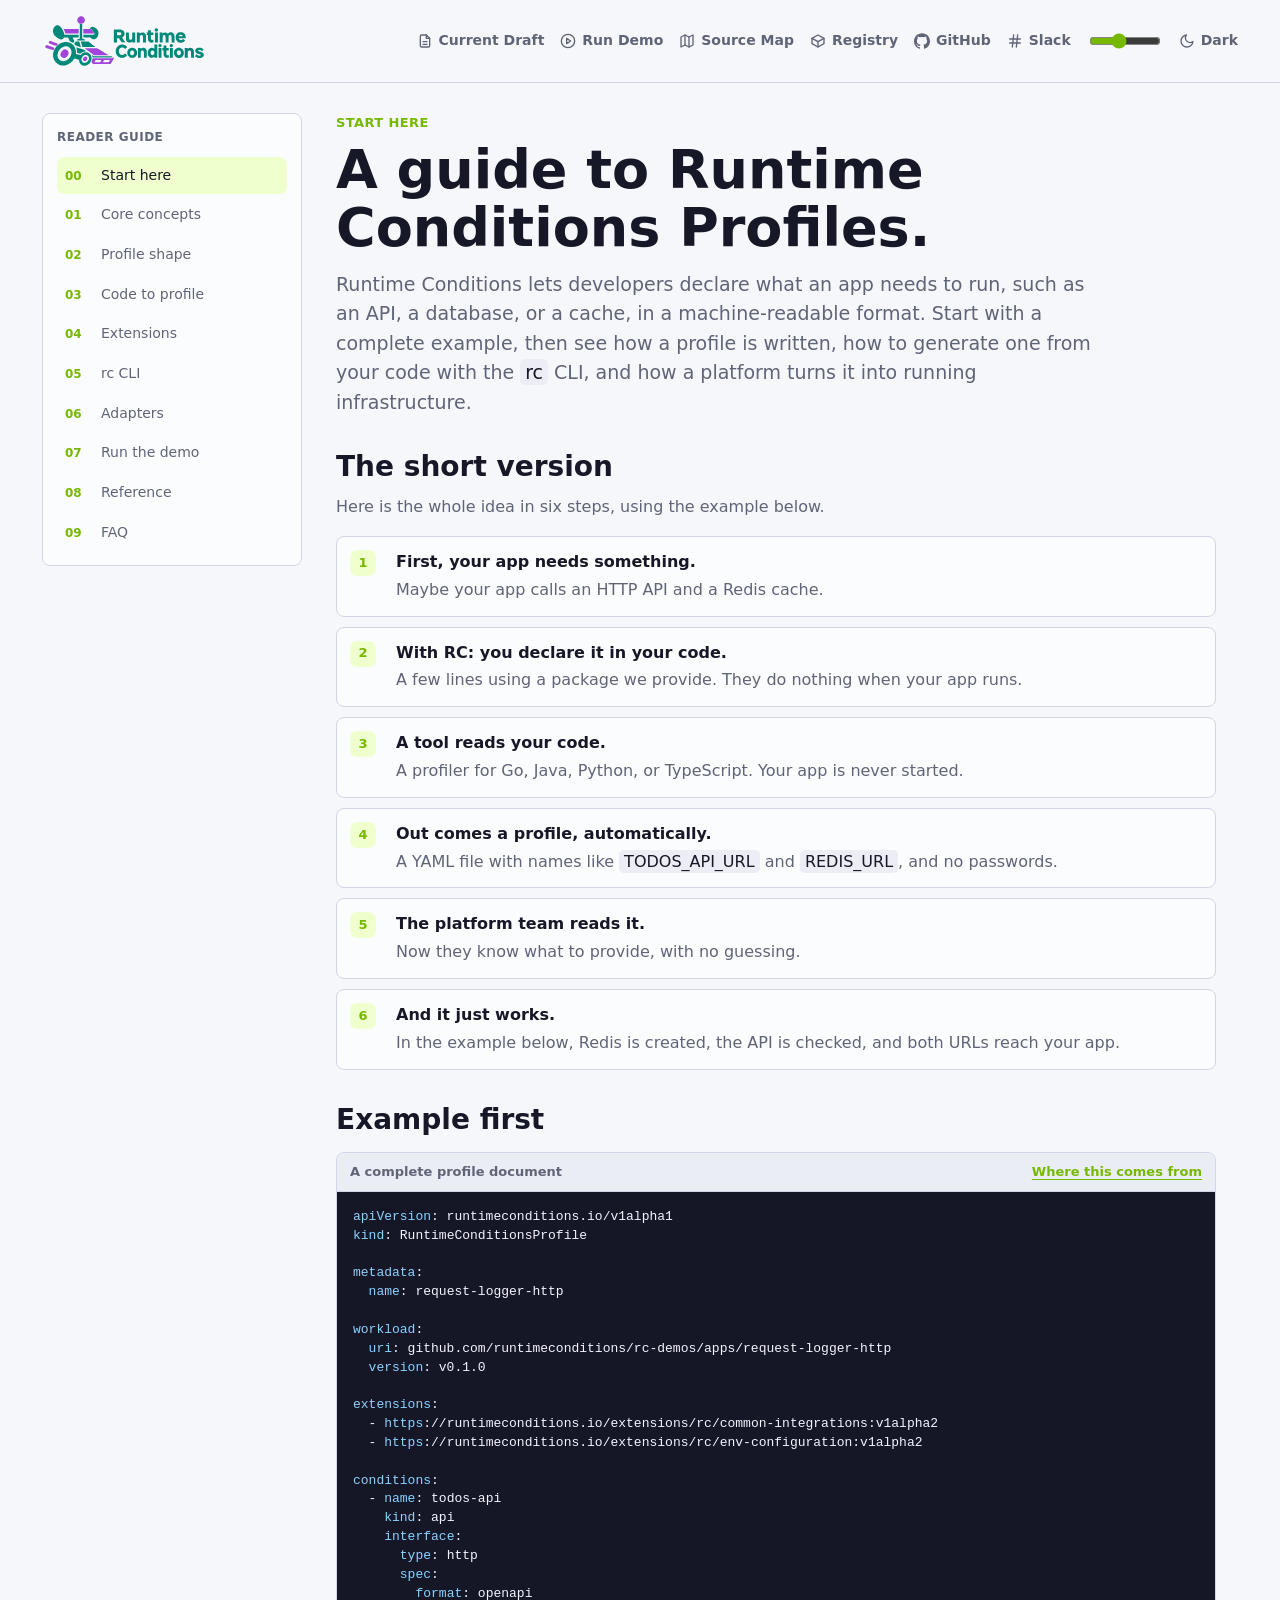
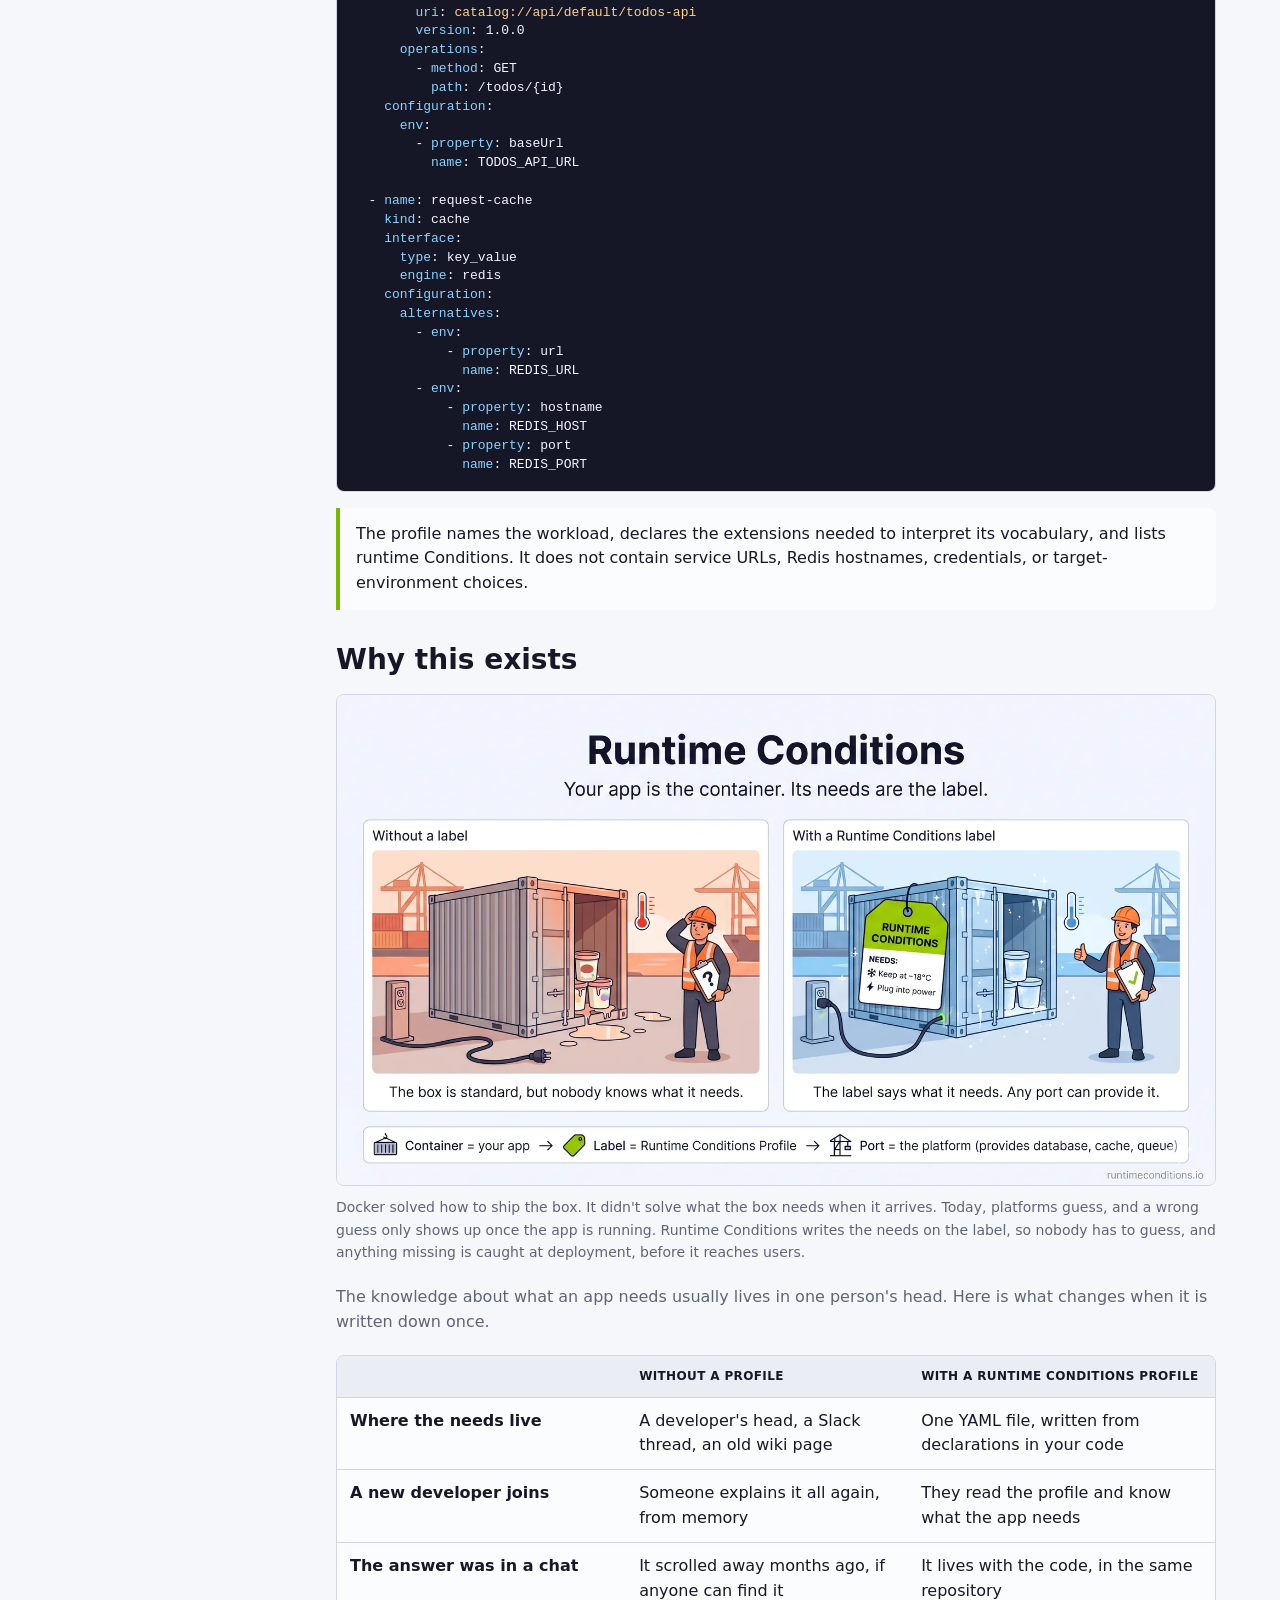
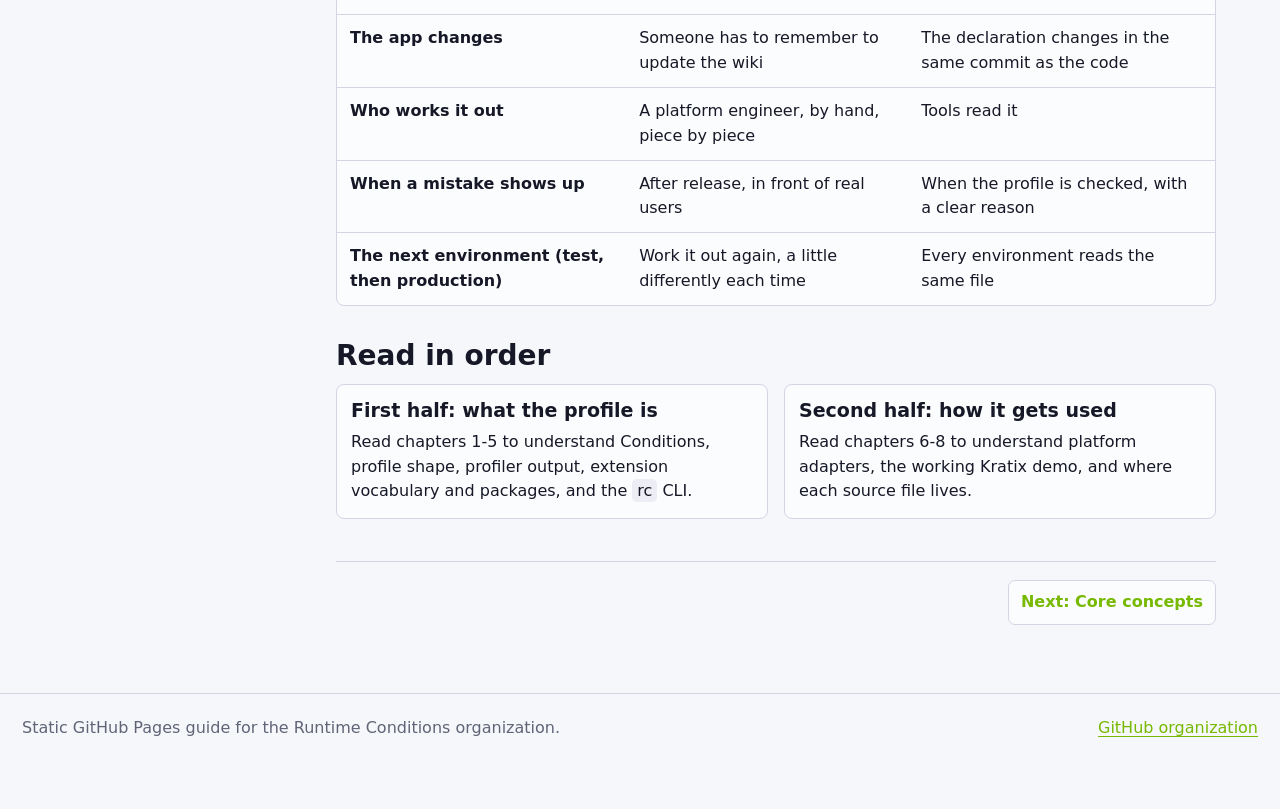
<file: index.html>
<!doctype html>
<html lang="en">
  <head>
    <meta charset="utf-8" />
    <meta name="viewport" content="width=device-width, initial-scale=1" />
    <title>Runtime Conditions Profile Guide</title>
    <meta name="description" content="Why Runtime Conditions exists, and a complete profile example, in one place." />
    <link rel="icon" type="image/svg+xml" href="assets/runtime-conditions-icon.svg" />
    <link rel="stylesheet" href="assets/styles.css" />
    <script src="assets/theme.js"></script>
  </head>
  <body>
    <header class="site-header">
      <div class="header-inner">
        <a class="brand" href="index.html"><img class="brand-logo" src="assets/runtime-conditions-logo.svg" width="165" height="56" alt="Runtime Conditions"></a>
        <nav class="top-links" aria-label="Top links">
          <a href="https://github.com/runtimeconditions/spec/blob/main/docs/sixth-draft.md" data-tip="Read the latest draft of the specification"><svg class="nav-icon" viewBox="0 0 24 24" width="16" height="16" fill="none" stroke="currentColor" stroke-width="2" stroke-linecap="round" stroke-linejoin="round" aria-hidden="true" focusable="false"><path d="M14 3H7a2 2 0 0 0-2 2v14a2 2 0 0 0 2 2h10a2 2 0 0 0 2-2V8z"/><path d="M14 3v5h5"/><path d="M9 13h6"/><path d="M9 17h6"/></svg><span>Current Draft</span></a>
          <a href="https://github.com/runtimeconditions/rc-demos/blob/main/README.md" data-tip="Run Runtime Conditions end to end on your own machine"><svg class="nav-icon" viewBox="0 0 24 24" width="16" height="16" fill="none" stroke="currentColor" stroke-width="2" stroke-linecap="round" stroke-linejoin="round" aria-hidden="true" focusable="false"><circle cx="12" cy="12" r="10"/><polygon points="10 8 16 12 10 16 10 8"/></svg><span>Run Demo</span></a>
          <a href="reference.html" data-tip="See where each part of this guide comes from in the source repositories"><svg class="nav-icon" viewBox="0 0 24 24" width="16" height="16" fill="none" stroke="currentColor" stroke-width="2" stroke-linecap="round" stroke-linejoin="round" aria-hidden="true" focusable="false"><path d="M3 6l6-3 6 3 6-3v15l-6 3-6-3-6 3z"/><path d="M9 3v15"/><path d="M15 6v15"/></svg><span>Source Map</span></a>
          <a href="https://extensions.runtimeconditions.io/" data-tip="Browse every extension and its Go, Python, TypeScript and Java packages"><svg class="nav-icon" viewBox="0 0 24 24" width="16" height="16" fill="none" stroke="currentColor" stroke-width="2" stroke-linecap="round" stroke-linejoin="round" aria-hidden="true" focusable="false"><path d="M21 8l-9-5-9 5 9 5 9-5z"/><path d="M3 8v8l9 5 9-5V8"/><path d="M12 13v8"/></svg><span>Registry</span></a>
          <a href="https://github.com/runtimeconditions" data-tip="Browse the Runtime Conditions repositories on GitHub"><svg class="nav-icon" viewBox="0 0 24 24" width="16" height="16" fill="currentColor" aria-hidden="true" focusable="false"><path d="M12 .297c-6.63 0-12 5.373-12 12 0 5.303 3.438 9.8 8.205 11.385.6.113.82-.258.82-.577 0-.285-.01-1.04-.015-2.04-3.338.724-4.042-1.61-4.042-1.61C4.422 18.07 3.633 17.7 3.633 17.7c-1.087-.744.084-.729.084-.729 1.205.084 1.838 1.236 1.838 1.236 1.07 1.835 2.809 1.305 3.495.998.108-.776.417-1.305.76-1.605-2.665-.3-5.466-1.332-5.466-5.93 0-1.31.465-2.38 1.235-3.22-.135-.303-.54-1.523.105-3.176 0 0 1.005-.322 3.3 1.23.96-.267 1.98-.399 3-.405 1.02.006 2.04.138 3 .405 2.28-1.552 3.285-1.23 3.285-1.23.645 1.653.24 2.873.12 3.176.765.84 1.23 1.91 1.23 3.22 0 4.61-2.805 5.625-5.475 5.92.42.36.81 1.096.81 2.22 0 1.606-.015 2.896-.015 3.286 0 .315.21.69.825.57C20.565 22.092 24 17.592 24 12.297c0-6.627-5.373-12-12-12"/></svg><span>GitHub</span></a>
          <a href="https://cloud-native.slack.com/archives/C0C0R4M65FZ" data-tip="Join the conversation on the CNCF Slack"><svg class="nav-icon" viewBox="0 0 24 24" width="16" height="16" fill="none" stroke="currentColor" stroke-width="2" stroke-linecap="round" stroke-linejoin="round" aria-hidden="true" focusable="false"><path d="M4 9h16"/><path d="M4 15h16"/><path d="M10 3L8 21"/><path d="M16 3l-2 18"/></svg><span>Slack</span></a>
        </nav>
      </div>
    </header>

    <div class="guide-layout">
      <aside class="sidebar" aria-label="Guide chapters">
        <p class="sidebar-title">Reader Guide</p>
        <ol class="chapter-list">
          <li><a aria-current="page" href="index.html"><span class="num">00</span><span>Start here</span></a></li>
          <li><a href="concepts.html"><span class="num">01</span><span>Core concepts</span></a></li>
          <li><a href="spec.html"><span class="num">02</span><span>Profile shape</span></a></li>
          <li><a href="developers.html"><span class="num">03</span><span>Code to profile</span></a></li>
          <li><a href="extensions.html"><span class="num">04</span><span>Extensions</span></a></li>
          <li><a href="cli.html"><span class="num">05</span><span>rc CLI</span></a></li>
          <li><a href="platform.html"><span class="num">06</span><span>Adapters</span></a></li>
          <li><a href="demo.html"><span class="num">07</span><span>Run the demo</span></a></li>
          <li><a href="reference.html"><span class="num">08</span><span>Reference</span></a></li>
          <li><a href="faq.html"><span class="num">09</span><span>FAQ</span></a></li>
        </ol>
      </aside>

      <main class="content">
        <p class="chapter-label">Start here</p>
        <h1 class="page-title">A guide to Runtime Conditions Profiles.</h1>
        <p class="intro">
          Runtime Conditions lets developers declare what an app needs to run, such as an API, a database, or a cache, in a machine-readable format. Start with a complete example, then see how a profile is written, how to generate one from your code with the <code>rc</code> CLI, and how a platform turns it into running infrastructure.
        </p>

        <section class="section">
          <h2>The short version</h2>
          <p class="short">Here is the whole idea in six steps, using the example below.</p>
          <ol class="step-list">
            <li><span class="step-num">1</span><div><strong>First, your app needs something.</strong><span>Maybe your app calls an HTTP API and a Redis cache.</span></div></li>
            <li><span class="step-num">2</span><div><strong>With RC: you declare it in your code.</strong><span>A few lines using a package we provide. They do nothing when your app runs.</span></div></li>
            <li><span class="step-num">3</span><div><strong>A tool reads your code.</strong><span>A profiler for Go, Java, Python, or TypeScript. Your app is never started.</span></div></li>
            <li><span class="step-num">4</span><div><strong>Out comes a profile, automatically.</strong><span>A YAML file with names like <code>TODOS_API_URL</code> and <code>REDIS_URL</code>, and no passwords.</span></div></li>
            <li><span class="step-num">5</span><div><strong>The platform team reads it.</strong><span>Now they know what to provide, with no guessing.</span></div></li>
            <li><span class="step-num">6</span><div><strong>And it just works.</strong><span>In the example below, Redis is created, the API is checked, and both URLs reach your app.</span></div></li>
          </ol>
        </section>

        <section class="section">
          <h2>Example first</h2>
          <div class="example">
            <div class="example-title">
              <span>A complete profile document</span>
              <a href="developers.html">Where this comes from</a>
            </div>
            <pre><code>apiVersion: runtimeconditions.io/v1alpha1
kind: RuntimeConditionsProfile

metadata:
  name: request-logger-http

workload:
  uri: github.com/runtimeconditions/rc-demos/apps/request-logger-http
  version: v0.1.0

extensions:
  - https://runtimeconditions.io/extensions/rc/common-integrations:v1alpha2
  - https://runtimeconditions.io/extensions/rc/env-configuration:v1alpha2

conditions:
  - name: todos-api
    kind: api
    interface:
      type: http
      spec:
        format: openapi
        uri: catalog://api/default/todos-api
        version: 1.0.0
      operations:
        - method: GET
          path: /todos/{id}
    configuration:
      env:
        - property: baseUrl
          name: TODOS_API_URL

  - name: request-cache
    kind: cache
    interface:
      type: key_value
      engine: redis
    configuration:
      alternatives:
        - env:
            - property: url
              name: REDIS_URL
        - env:
            - property: hostname
              name: REDIS_HOST
            - property: port
              name: REDIS_PORT</code></pre>
          </div>
          <div class="note">
            <p>The profile names the workload, declares the extensions needed to interpret its vocabulary, and lists runtime Conditions. It does not contain service URLs, Redis hostnames, credentials, or target-environment choices.</p>
          </div>
        </section>

        <section class="section">
          <h2>Why this exists</h2>
          <figure class="figure">
            <picture>
              <source srcset="assets/runtime-conditions-in-a-nutshell.webp" type="image/webp">
              <img src="assets/runtime-conditions-in-a-nutshell.jpg" width="1600" height="893" loading="lazy" alt="Two panels at a shipping port. Without a label, a standard container of ice cream sits unplugged and melting while a worker looks confused, because nobody knows what it needs. With a Runtime Conditions label that says keep at minus 18 degrees and plug into power, the worker plugs it in and the ice cream stays frozen. Container means your app, label means the Runtime Conditions Profile, and port means the platform that provides the database, cache and queue.">
            </picture>
            <figcaption>
              Docker solved how to ship the box. It didn't solve what the box needs when it arrives. Today, platforms guess, and a wrong guess only shows up once the app is running. Runtime Conditions writes the needs on the label, so nobody has to guess, and anything missing is caught at deployment, before it reaches users.
            </figcaption>
          </figure>
          <p class="short">The knowledge about what an app needs usually lives in one person's head. Here is what changes when it is written down once.</p>
          <div class="table-wrap">
            <table>
              <thead><tr><th></th><th>Without a profile</th><th>With a Runtime Conditions Profile</th></tr></thead>
              <tbody>
<tr><td><strong>Where the needs live</strong></td><td>A developer's head, a Slack thread, an old wiki page</td><td>One YAML file, written from declarations in your code</td></tr>
<tr><td><strong>A new developer joins</strong></td><td>Someone explains it all again, from memory</td><td>They read the profile and know what the app needs</td></tr>
<tr><td><strong>The answer was in a chat</strong></td><td>It scrolled away months ago, if anyone can find it</td><td>It lives with the code, in the same repository</td></tr>
<tr><td><strong>The app changes</strong></td><td>Someone has to remember to update the wiki</td><td>The declaration changes in the same commit as the code</td></tr>
<tr><td><strong>Who works it out</strong></td><td>A platform engineer, by hand, piece by piece</td><td>Tools read it</td></tr>
<tr><td><strong>When a mistake shows up</strong></td><td>After release, in front of real users</td><td>When the profile is checked, with a clear reason</td></tr>
<tr><td><strong>The next environment (test, then production)</strong></td><td>Work it out again, a little differently each time</td><td>Every environment reads the same file</td></tr>
              </tbody>
            </table>
          </div>
        </section>

        <section class="section">
          <h2>Read in order</h2>
          <div class="two-col">
            <div class="mini-card">
              <h3>First half: what the profile is</h3>
              <p>Read chapters 1-5 to understand Conditions, profile shape, profiler output, extension vocabulary and packages, and the <code>rc</code> CLI.</p>
            </div>
            <div class="mini-card">
              <h3>Second half: how it gets used</h3>
              <p>Read chapters 6-8 to understand platform adapters, the working Kratix demo, and where each source file lives.</p>
            </div>
          </div>
        </section>

        <nav class="page-nav" aria-label="Page navigation">
          <span></span>
          <a href="concepts.html">Next: Core concepts</a>
        </nav>
      </main>
    </div>

    <footer class="footer">
      <div class="footer-inner">
        <span>Static GitHub Pages guide for the Runtime Conditions organization.</span>
        <a href="https://github.com/runtimeconditions">GitHub organization</a>
      </div>
    </footer>
    <script src="assets/syntax.js" defer></script>
  </body>
</html>
</file>
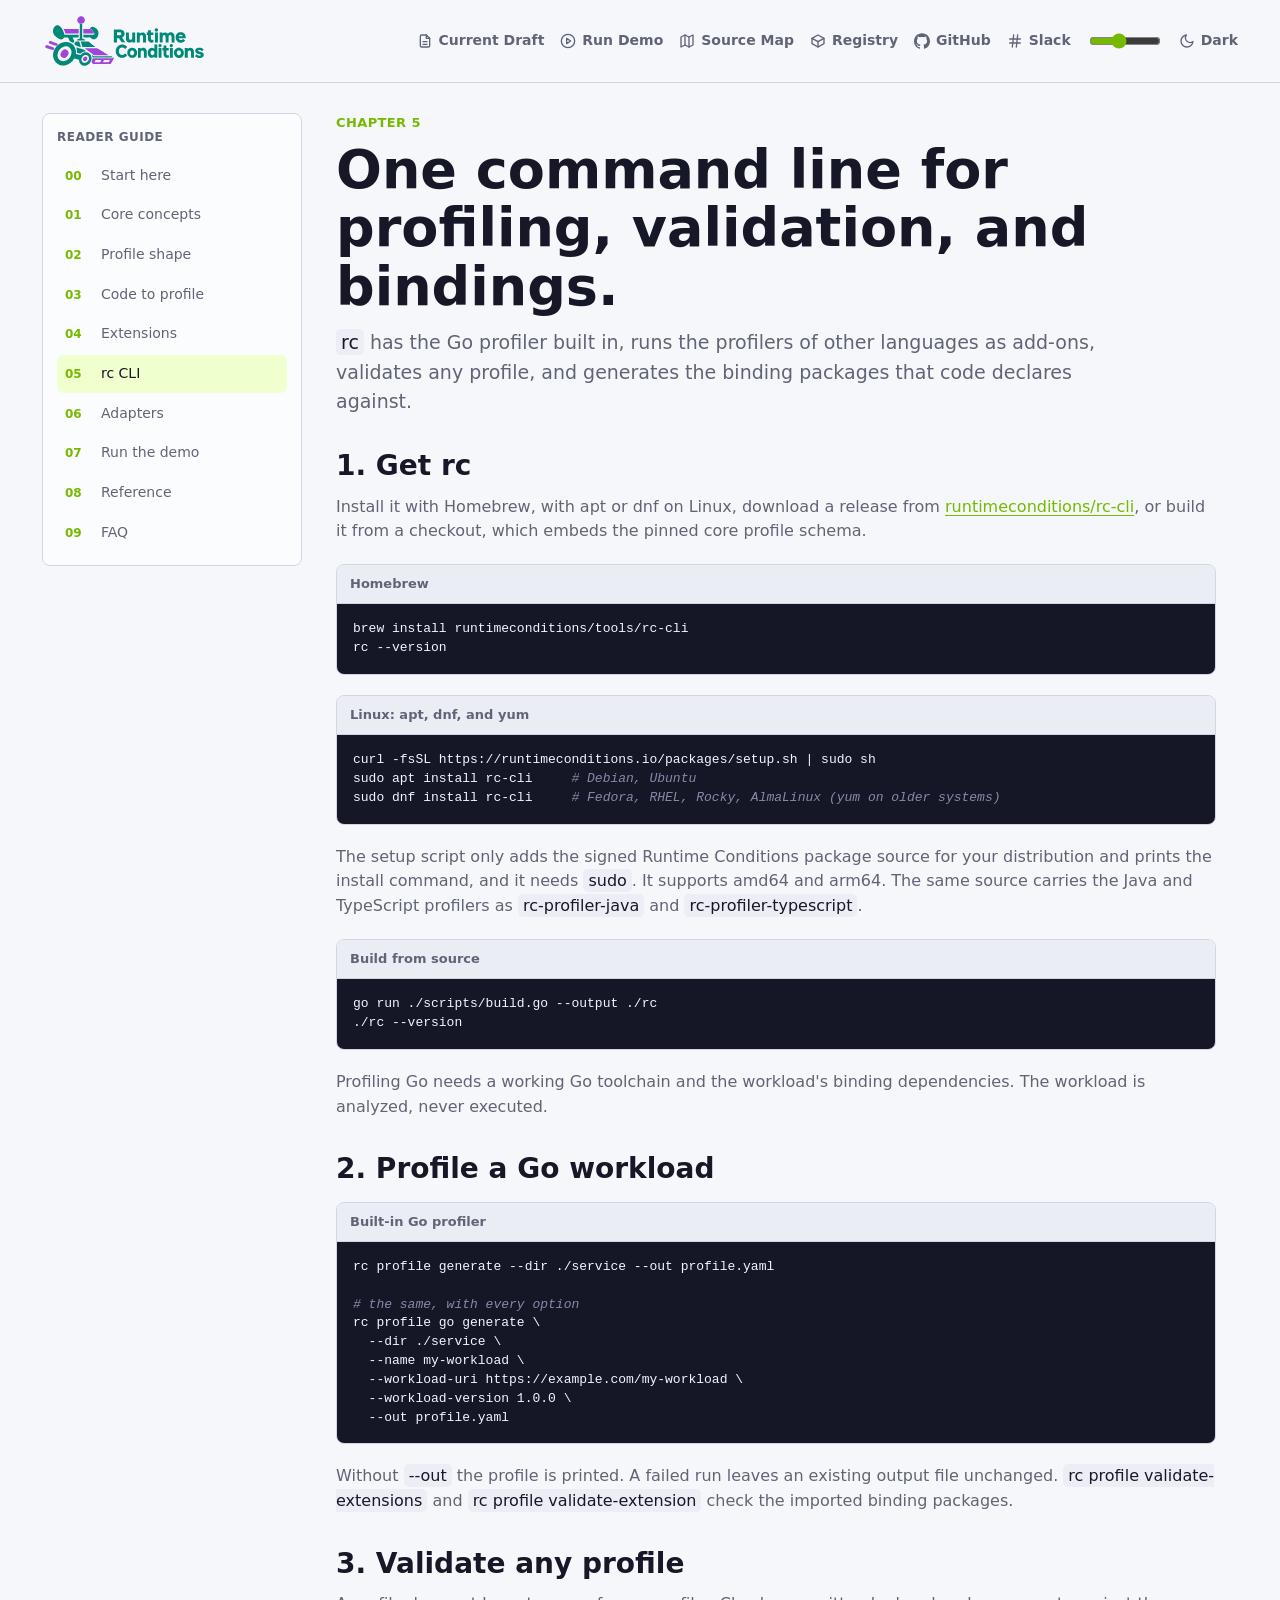
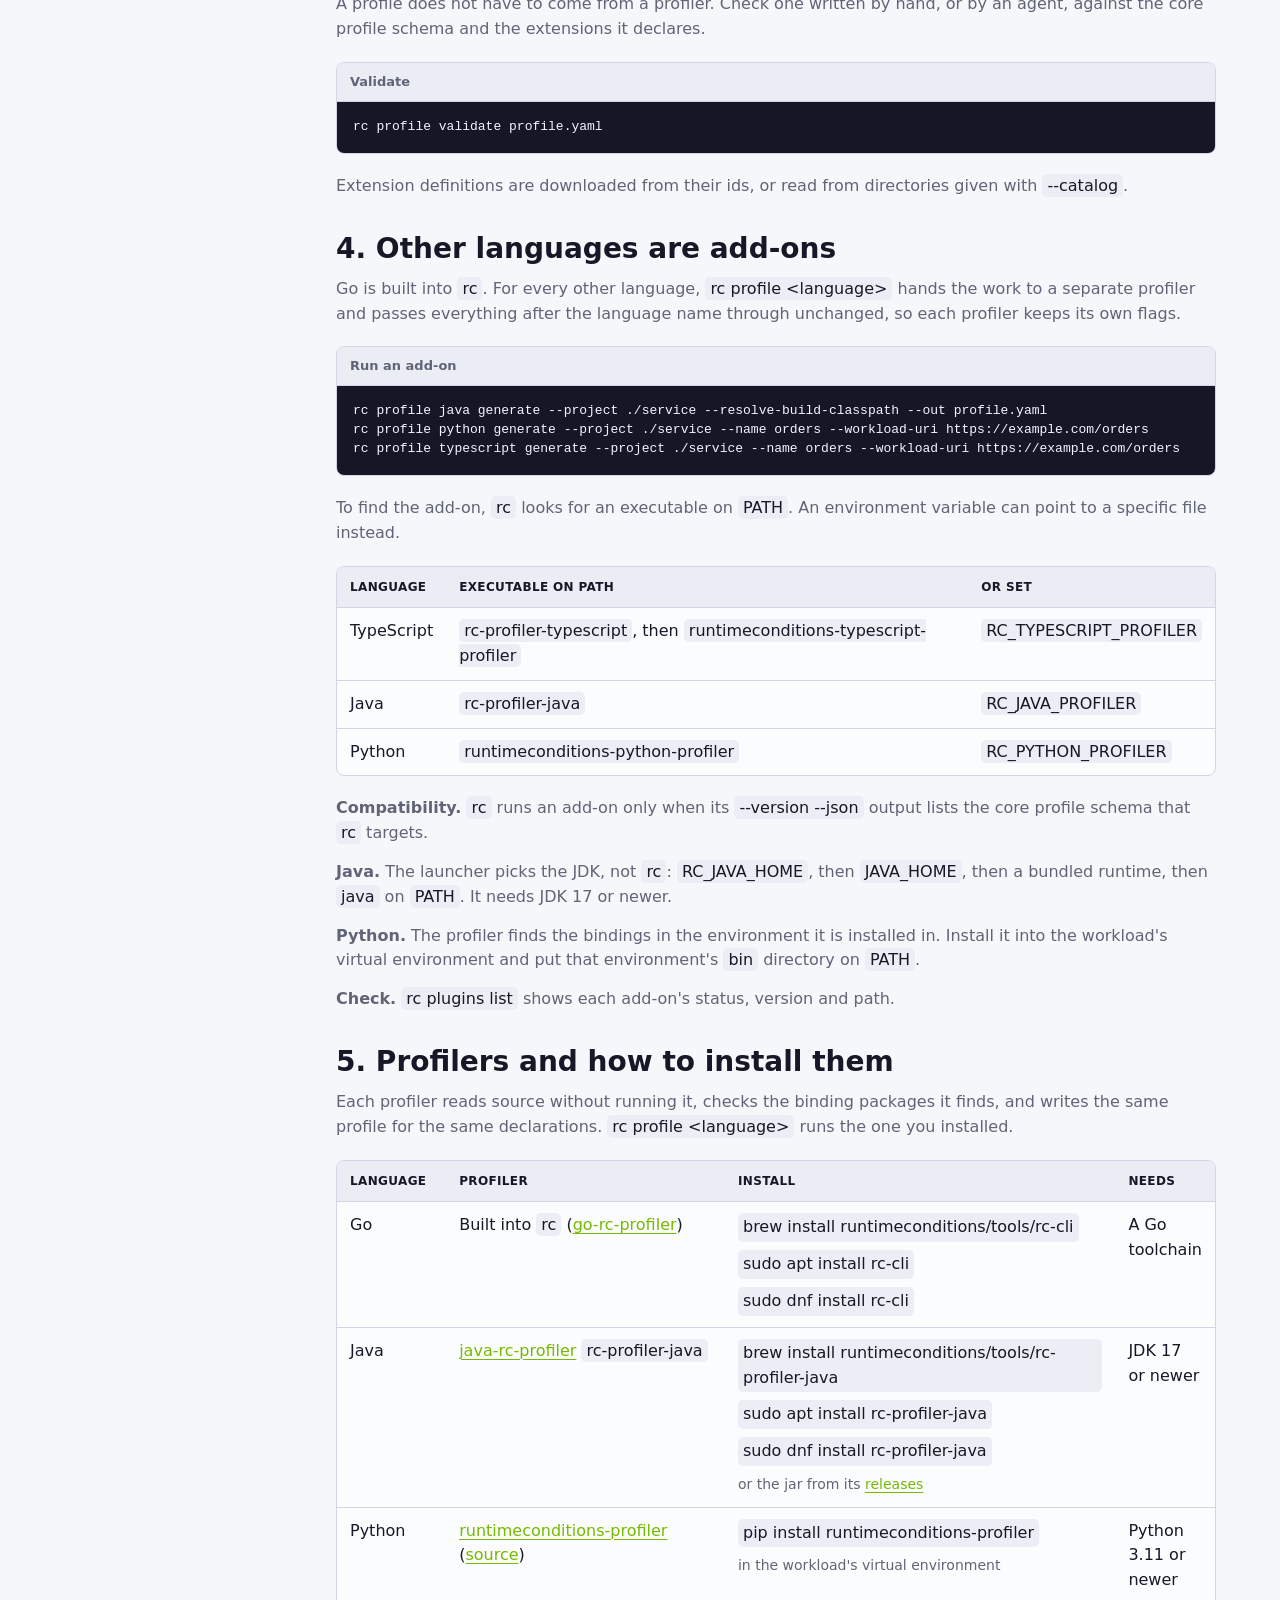
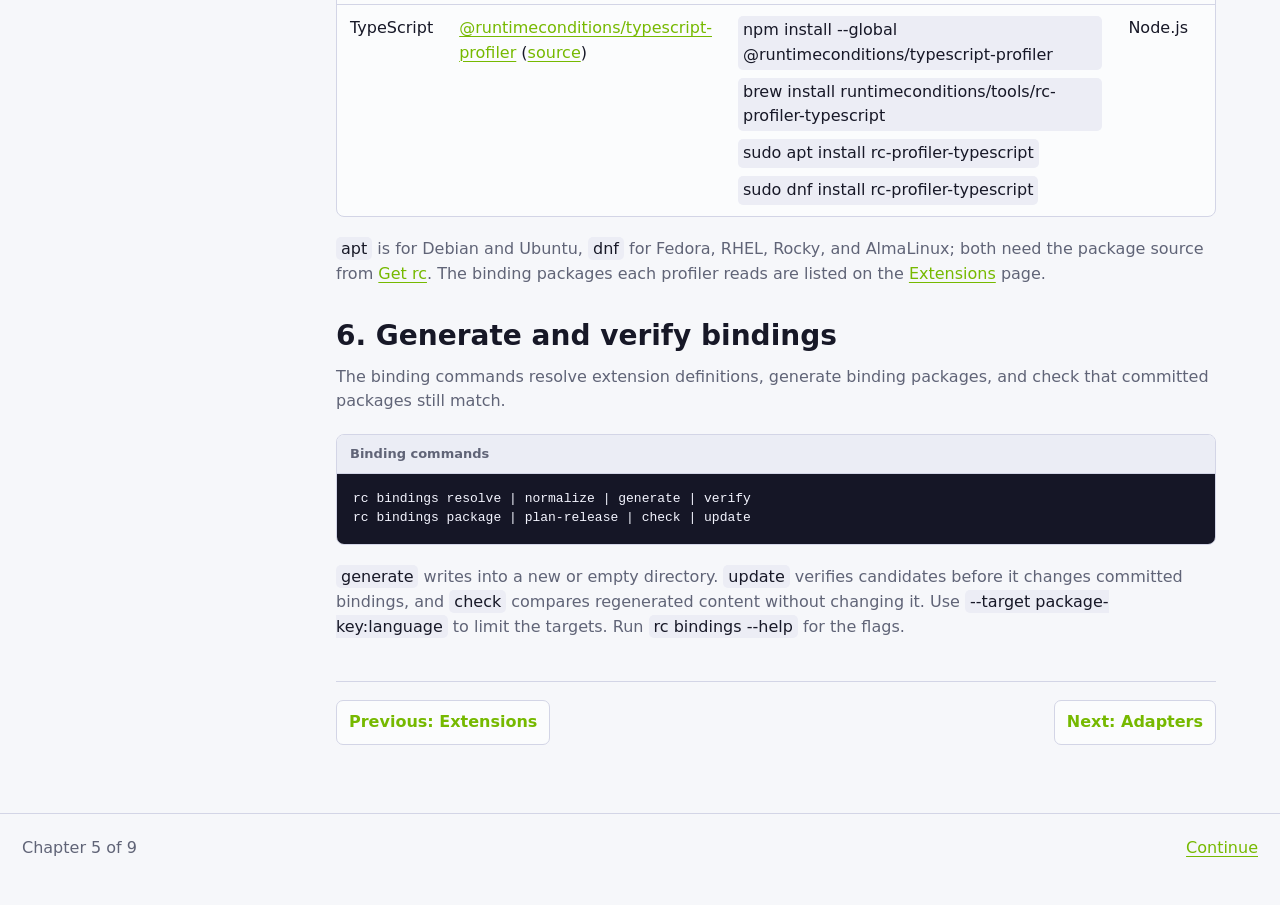
<file: cli.html>
<!doctype html>
<html lang="en">
  <head>
    <meta charset="utf-8" />
    <meta name="viewport" content="width=device-width, initial-scale=1" />
    <title>rc CLI | Runtime Conditions</title>
    <link rel="icon" type="image/svg+xml" href="assets/runtime-conditions-icon.svg" />
    <link rel="stylesheet" href="assets/styles.css" />
    <script src="assets/theme.js"></script>
  </head>
  <body>
    <header class="site-header">
      <div class="header-inner">
        <a class="brand" href="index.html"><img class="brand-logo" src="assets/runtime-conditions-logo.svg" width="165" height="56" alt="Runtime Conditions"></a>
        <nav class="top-links" aria-label="Top links">
          <a href="https://github.com/runtimeconditions/spec/blob/main/docs/sixth-draft.md" data-tip="Read the latest draft of the specification"><svg class="nav-icon" viewBox="0 0 24 24" width="16" height="16" fill="none" stroke="currentColor" stroke-width="2" stroke-linecap="round" stroke-linejoin="round" aria-hidden="true" focusable="false"><path d="M14 3H7a2 2 0 0 0-2 2v14a2 2 0 0 0 2 2h10a2 2 0 0 0 2-2V8z"/><path d="M14 3v5h5"/><path d="M9 13h6"/><path d="M9 17h6"/></svg><span>Current Draft</span></a>
          <a href="https://github.com/runtimeconditions/rc-demos/blob/main/README.md" data-tip="Run Runtime Conditions end to end on your own machine"><svg class="nav-icon" viewBox="0 0 24 24" width="16" height="16" fill="none" stroke="currentColor" stroke-width="2" stroke-linecap="round" stroke-linejoin="round" aria-hidden="true" focusable="false"><circle cx="12" cy="12" r="10"/><polygon points="10 8 16 12 10 16 10 8"/></svg><span>Run Demo</span></a>
          <a href="reference.html" data-tip="See where each part of this guide comes from in the source repositories"><svg class="nav-icon" viewBox="0 0 24 24" width="16" height="16" fill="none" stroke="currentColor" stroke-width="2" stroke-linecap="round" stroke-linejoin="round" aria-hidden="true" focusable="false"><path d="M3 6l6-3 6 3 6-3v15l-6 3-6-3-6 3z"/><path d="M9 3v15"/><path d="M15 6v15"/></svg><span>Source Map</span></a>
          <a href="https://extensions.runtimeconditions.io/" data-tip="Browse every extension and its Go, Python, TypeScript and Java packages"><svg class="nav-icon" viewBox="0 0 24 24" width="16" height="16" fill="none" stroke="currentColor" stroke-width="2" stroke-linecap="round" stroke-linejoin="round" aria-hidden="true" focusable="false"><path d="M21 8l-9-5-9 5 9 5 9-5z"/><path d="M3 8v8l9 5 9-5V8"/><path d="M12 13v8"/></svg><span>Registry</span></a>
          <a href="https://github.com/runtimeconditions" data-tip="Browse the Runtime Conditions repositories on GitHub"><svg class="nav-icon" viewBox="0 0 24 24" width="16" height="16" fill="currentColor" aria-hidden="true" focusable="false"><path d="M12 .297c-6.63 0-12 5.373-12 12 0 5.303 3.438 9.8 8.205 11.385.6.113.82-.258.82-.577 0-.285-.01-1.04-.015-2.04-3.338.724-4.042-1.61-4.042-1.61C4.422 18.07 3.633 17.7 3.633 17.7c-1.087-.744.084-.729.084-.729 1.205.084 1.838 1.236 1.838 1.236 1.07 1.835 2.809 1.305 3.495.998.108-.776.417-1.305.76-1.605-2.665-.3-5.466-1.332-5.466-5.93 0-1.31.465-2.38 1.235-3.22-.135-.303-.54-1.523.105-3.176 0 0 1.005-.322 3.3 1.23.96-.267 1.98-.399 3-.405 1.02.006 2.04.138 3 .405 2.28-1.552 3.285-1.23 3.285-1.23.645 1.653.24 2.873.12 3.176.765.84 1.23 1.91 1.23 3.22 0 4.61-2.805 5.625-5.475 5.92.42.36.81 1.096.81 2.22 0 1.606-.015 2.896-.015 3.286 0 .315.21.69.825.57C20.565 22.092 24 17.592 24 12.297c0-6.627-5.373-12-12-12"/></svg><span>GitHub</span></a>
          <a href="https://cloud-native.slack.com/archives/C0C0R4M65FZ" data-tip="Join the conversation on the CNCF Slack"><svg class="nav-icon" viewBox="0 0 24 24" width="16" height="16" fill="none" stroke="currentColor" stroke-width="2" stroke-linecap="round" stroke-linejoin="round" aria-hidden="true" focusable="false"><path d="M4 9h16"/><path d="M4 15h16"/><path d="M10 3L8 21"/><path d="M16 3l-2 18"/></svg><span>Slack</span></a>
        </nav>
      </div>
    </header>

    <div class="guide-layout">
      <aside class="sidebar" aria-label="Guide chapters">
        <p class="sidebar-title">Reader Guide</p>
        <ol class="chapter-list">
          <li><a href="index.html"><span class="num">00</span><span>Start here</span></a></li>
          <li><a href="concepts.html"><span class="num">01</span><span>Core concepts</span></a></li>
          <li><a href="spec.html"><span class="num">02</span><span>Profile shape</span></a></li>
          <li><a href="developers.html"><span class="num">03</span><span>Code to profile</span></a></li>
          <li><a href="extensions.html"><span class="num">04</span><span>Extensions</span></a></li>
          <li><a aria-current="page" href="cli.html"><span class="num">05</span><span>rc CLI</span></a></li>
          <li><a href="platform.html"><span class="num">06</span><span>Adapters</span></a></li>
          <li><a href="demo.html"><span class="num">07</span><span>Run the demo</span></a></li>
          <li><a href="reference.html"><span class="num">08</span><span>Reference</span></a></li>
          <li><a href="faq.html"><span class="num">09</span><span>FAQ</span></a></li>
        </ol>
      </aside>

      <main class="content">
        <p class="chapter-label">Chapter 5</p>
        <h1 class="page-title">One command line for profiling, validation, and bindings.</h1>
        <p class="intro">
          <code>rc</code> has the Go profiler built in, runs the profilers of other languages as add-ons, validates any profile, and generates the binding packages that code declares against.
        </p>

        <section class="section">
          <h2 id="get-rc">1. Get rc</h2>
          <p class="short">Install it with Homebrew, with apt or dnf on Linux, download a release from <a href="https://github.com/runtimeconditions/rc-cli/releases">runtimeconditions/rc-cli</a>, or build it from a checkout, which embeds the pinned core profile schema.</p>
          <div class="example">
            <div class="example-title">Homebrew</div>
            <pre><code>brew install runtimeconditions/tools/rc-cli
rc --version</code></pre>
          </div>
          <div class="example">
            <div class="example-title">Linux: apt, dnf, and yum</div>
            <pre><code>curl -fsSL https://runtimeconditions.io/packages/setup.sh | sudo sh
sudo apt install rc-cli     # Debian, Ubuntu
sudo dnf install rc-cli     # Fedora, RHEL, Rocky, AlmaLinux (yum on older systems)</code></pre>
          </div>
          <p class="short">The setup script only adds the signed Runtime Conditions package source for your distribution and prints the install command, and it needs <code>sudo</code>. It supports amd64 and arm64. The same source carries the Java and TypeScript profilers as <code>rc-profiler-java</code> and <code>rc-profiler-typescript</code>.</p>
          <div class="example">
            <div class="example-title">Build from source</div>
            <pre><code>go run ./scripts/build.go --output ./rc
./rc --version</code></pre>
          </div>
          <p class="short">Profiling Go needs a working Go toolchain and the workload's binding dependencies. The workload is analyzed, never executed.</p>
        </section>

        <section class="section">
          <h2>2. Profile a Go workload</h2>
          <div class="example">
            <div class="example-title">Built-in Go profiler</div>
            <pre><code>rc profile generate --dir ./service --out profile.yaml

# the same, with every option
rc profile go generate \
  --dir ./service \
  --name my-workload \
  --workload-uri https://example.com/my-workload \
  --workload-version 1.0.0 \
  --out profile.yaml</code></pre>
          </div>
          <p class="short">Without <code>--out</code> the profile is printed. A failed run leaves an existing output file unchanged. <code>rc profile validate-extensions</code> and <code>rc profile validate-extension</code> check the imported binding packages.</p>
        </section>

        <section class="section">
          <h2 id="validate">3. Validate any profile</h2>
          <p class="short">A profile does not have to come from a profiler. Check one written by hand, or by an agent, against the core profile schema and the extensions it declares.</p>
          <div class="example">
            <div class="example-title">Validate</div>
            <pre><code>rc profile validate profile.yaml</code></pre>
          </div>
          <p class="short">Extension definitions are downloaded from their ids, or read from directories given with <code>--catalog</code>.</p>
        </section>

        <section class="section">
          <h2>4. Other languages are add-ons</h2>
          <p class="short">Go is built into <code>rc</code>. For every other language, <code>rc profile &lt;language&gt;</code> hands the work to a separate profiler and passes everything after the language name through unchanged, so each profiler keeps its own flags.</p>
          <div class="example">
            <div class="example-title">Run an add-on</div>
            <pre><code>rc profile java generate --project ./service --resolve-build-classpath --out profile.yaml
rc profile python generate --project ./service --name orders --workload-uri https://example.com/orders
rc profile typescript generate --project ./service --name orders --workload-uri https://example.com/orders</code></pre>
          </div>
          <p class="short">To find the add-on, <code>rc</code> looks for an executable on <code>PATH</code>. An environment variable can point to a specific file instead.</p>
          <div class="table-wrap">
            <table>
              <thead>
                <tr><th>Language</th><th>Executable on PATH</th><th>Or set</th></tr>
              </thead>
              <tbody>
                <tr><td>TypeScript</td><td><code>rc-profiler-typescript</code>, then <code>runtimeconditions-typescript-profiler</code></td><td><code>RC_TYPESCRIPT_PROFILER</code></td></tr>
                <tr><td>Java</td><td><code>rc-profiler-java</code></td><td><code>RC_JAVA_PROFILER</code></td></tr>
                <tr><td>Python</td><td><code>runtimeconditions-python-profiler</code></td><td><code>RC_PYTHON_PROFILER</code></td></tr>
              </tbody>
            </table>
          </div>
          <p class="short"><strong>Compatibility.</strong> <code>rc</code> runs an add-on only when its <code>--version --json</code> output lists the core profile schema that <code>rc</code> targets.</p>
          <p class="short"><strong>Java.</strong> The launcher picks the JDK, not <code>rc</code>: <code>RC_JAVA_HOME</code>, then <code>JAVA_HOME</code>, then a bundled runtime, then <code>java</code> on <code>PATH</code>. It needs JDK 17 or newer.</p>
          <p class="short"><strong>Python.</strong> The profiler finds the bindings in the environment it is installed in. Install it into the workload's virtual environment and put that environment's <code>bin</code> directory on <code>PATH</code>.</p>
          <p class="short"><strong>Check.</strong> <code>rc plugins list</code> shows each add-on's status, version and path.</p>
        </section>

        <section class="section" id="profilers">
          <h2>5. Profilers and how to install them</h2>
          <p class="short">Each profiler reads source without running it, checks the binding packages it finds, and writes the same profile for the same declarations. <code>rc profile &lt;language&gt;</code> runs the one you installed.</p>
          <div class="table-wrap">
            <table>
              <thead>
                <tr><th>Language</th><th>Profiler</th><th>Install</th><th>Needs</th></tr>
              </thead>
              <tbody>
                <tr>
                  <td>Go</td>
                  <td>Built into <code>rc</code> (<a href="https://github.com/runtimeconditions/go-rc-profiler">go-rc-profiler</a>)</td>
                  <td class="cmds"><div><code>brew install runtimeconditions/tools/rc-cli</code></div><div><code>sudo apt install rc-cli</code></div><div><code>sudo dnf install rc-cli</code></div></td>
                  <td>A Go toolchain</td>
                </tr>
                <tr>
                  <td>Java</td>
                  <td><a href="https://github.com/runtimeconditions/java-rc-profiler">java-rc-profiler</a> <code>rc-profiler-java</code></td>
                  <td class="cmds"><div><code>brew install runtimeconditions/tools/rc-profiler-java</code></div><div><code>sudo apt install rc-profiler-java</code></div><div><code>sudo dnf install rc-profiler-java</code></div><div class="cmd-note">or the jar from its <a href="https://github.com/runtimeconditions/java-rc-profiler/releases">releases</a></div></td>
                  <td>JDK 17 or newer</td>
                </tr>
                <tr>
                  <td>Python</td>
                  <td><a href="https://pypi.org/project/runtimeconditions-profiler/">runtimeconditions-profiler</a> (<a href="https://github.com/runtimeconditions/python-rc-profiler">source</a>)</td>
                  <td class="cmds"><div><code>pip install runtimeconditions-profiler</code></div><div class="cmd-note">in the workload's virtual environment</div></td>
                  <td>Python 3.11 or newer</td>
                </tr>
                <tr>
                  <td>TypeScript</td>
                  <td><a href="https://www.npmjs.com/package/@runtimeconditions/typescript-profiler">@runtimeconditions/typescript-profiler</a> (<a href="https://github.com/runtimeconditions/ts-rc-profiler">source</a>)</td>
                  <td class="cmds"><div><code>npm install --global @runtimeconditions/typescript-profiler</code></div><div><code>brew install runtimeconditions/tools/rc-profiler-typescript</code></div><div><code>sudo apt install rc-profiler-typescript</code></div><div><code>sudo dnf install rc-profiler-typescript</code></div></td>
                  <td>Node.js</td>
                </tr>
              </tbody>
            </table>
          </div>
          <p class="short"><code>apt</code> is for Debian and Ubuntu, <code>dnf</code> for Fedora, RHEL, Rocky, and AlmaLinux; both need the package source from <a href="#get-rc">Get rc</a>. The binding packages each profiler reads are listed on the <a href="extensions.html#binding-packages">Extensions</a> page.</p>
        </section>

        <section class="section">
          <h2 id="bindings">6. Generate and verify bindings</h2>
          <p class="short">The binding commands resolve extension definitions, generate binding packages, and check that committed packages still match.</p>
          <div class="example">
            <div class="example-title">Binding commands</div>
            <pre><code>rc bindings resolve | normalize | generate | verify
rc bindings package | plan-release | check | update</code></pre>
          </div>
          <p class="short"><code>generate</code> writes into a new or empty directory. <code>update</code> verifies candidates before it changes committed bindings, and <code>check</code> compares regenerated content without changing it. Use <code>--target package-key:language</code> to limit the targets. Run <code>rc bindings --help</code> for the flags.</p>
        </section>

        <nav class="page-nav" aria-label="Page navigation">
          <a href="extensions.html">Previous: Extensions</a>
          <a href="platform.html">Next: Adapters</a>
        </nav>
      </main>
    </div>

    <footer class="footer">
      <div class="footer-inner">
        <span>Chapter 5 of 9</span>
        <a href="platform.html">Continue</a>
      </div>
    </footer>
    <script src="assets/syntax.js" defer></script>
  </body>
</html>
</file>
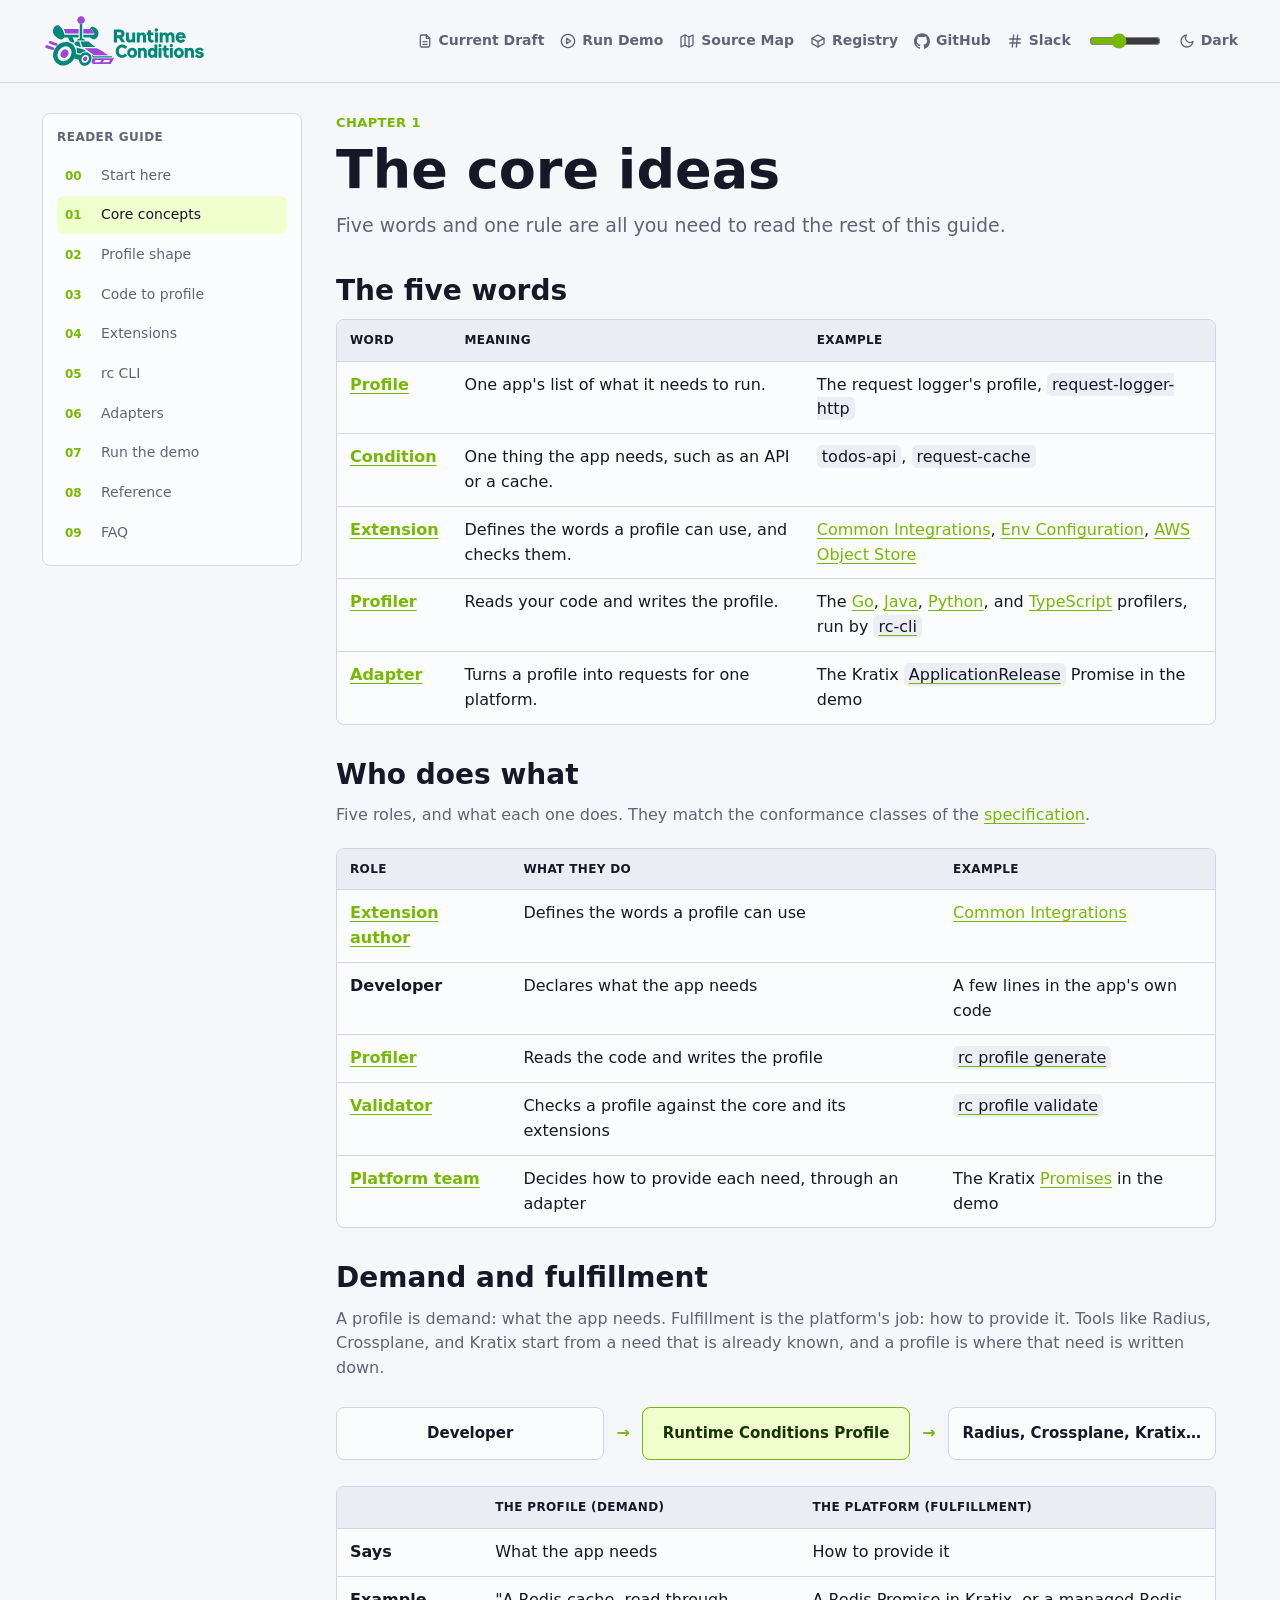
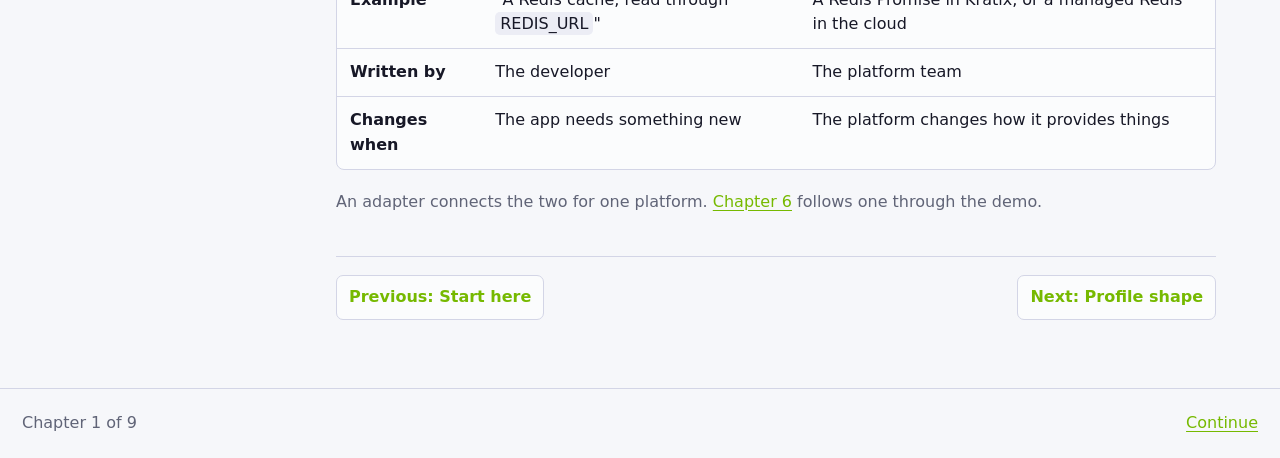
<file: concepts.html>
<!doctype html>
<html lang="en">
  <head>
    <meta charset="utf-8" />
    <meta name="viewport" content="width=device-width, initial-scale=1" />
    <title>Core Concepts | Runtime Conditions</title>
    <link rel="icon" type="image/svg+xml" href="assets/runtime-conditions-icon.svg" />
    <link rel="stylesheet" href="assets/styles.css" />
    <script src="assets/theme.js"></script>
  </head>
  <body>
    <header class="site-header">
      <div class="header-inner">
        <a class="brand" href="index.html"><img class="brand-logo" src="assets/runtime-conditions-logo.svg" width="165" height="56" alt="Runtime Conditions"></a>
        <nav class="top-links" aria-label="Top links">
          <a href="https://github.com/runtimeconditions/spec/blob/main/docs/sixth-draft.md" data-tip="Read the latest draft of the specification"><svg class="nav-icon" viewBox="0 0 24 24" width="16" height="16" fill="none" stroke="currentColor" stroke-width="2" stroke-linecap="round" stroke-linejoin="round" aria-hidden="true" focusable="false"><path d="M14 3H7a2 2 0 0 0-2 2v14a2 2 0 0 0 2 2h10a2 2 0 0 0 2-2V8z"/><path d="M14 3v5h5"/><path d="M9 13h6"/><path d="M9 17h6"/></svg><span>Current Draft</span></a>
          <a href="https://github.com/runtimeconditions/rc-demos/blob/main/README.md" data-tip="Run Runtime Conditions end to end on your own machine"><svg class="nav-icon" viewBox="0 0 24 24" width="16" height="16" fill="none" stroke="currentColor" stroke-width="2" stroke-linecap="round" stroke-linejoin="round" aria-hidden="true" focusable="false"><circle cx="12" cy="12" r="10"/><polygon points="10 8 16 12 10 16 10 8"/></svg><span>Run Demo</span></a>
          <a href="reference.html" data-tip="See where each part of this guide comes from in the source repositories"><svg class="nav-icon" viewBox="0 0 24 24" width="16" height="16" fill="none" stroke="currentColor" stroke-width="2" stroke-linecap="round" stroke-linejoin="round" aria-hidden="true" focusable="false"><path d="M3 6l6-3 6 3 6-3v15l-6 3-6-3-6 3z"/><path d="M9 3v15"/><path d="M15 6v15"/></svg><span>Source Map</span></a>
          <a href="https://extensions.runtimeconditions.io/" data-tip="Browse every extension and its Go, Python, TypeScript and Java packages"><svg class="nav-icon" viewBox="0 0 24 24" width="16" height="16" fill="none" stroke="currentColor" stroke-width="2" stroke-linecap="round" stroke-linejoin="round" aria-hidden="true" focusable="false"><path d="M21 8l-9-5-9 5 9 5 9-5z"/><path d="M3 8v8l9 5 9-5V8"/><path d="M12 13v8"/></svg><span>Registry</span></a>
          <a href="https://github.com/runtimeconditions" data-tip="Browse the Runtime Conditions repositories on GitHub"><svg class="nav-icon" viewBox="0 0 24 24" width="16" height="16" fill="currentColor" aria-hidden="true" focusable="false"><path d="M12 .297c-6.63 0-12 5.373-12 12 0 5.303 3.438 9.8 8.205 11.385.6.113.82-.258.82-.577 0-.285-.01-1.04-.015-2.04-3.338.724-4.042-1.61-4.042-1.61C4.422 18.07 3.633 17.7 3.633 17.7c-1.087-.744.084-.729.084-.729 1.205.084 1.838 1.236 1.838 1.236 1.07 1.835 2.809 1.305 3.495.998.108-.776.417-1.305.76-1.605-2.665-.3-5.466-1.332-5.466-5.93 0-1.31.465-2.38 1.235-3.22-.135-.303-.54-1.523.105-3.176 0 0 1.005-.322 3.3 1.23.96-.267 1.98-.399 3-.405 1.02.006 2.04.138 3 .405 2.28-1.552 3.285-1.23 3.285-1.23.645 1.653.24 2.873.12 3.176.765.84 1.23 1.91 1.23 3.22 0 4.61-2.805 5.625-5.475 5.92.42.36.81 1.096.81 2.22 0 1.606-.015 2.896-.015 3.286 0 .315.21.69.825.57C20.565 22.092 24 17.592 24 12.297c0-6.627-5.373-12-12-12"/></svg><span>GitHub</span></a>
          <a href="https://cloud-native.slack.com/archives/C0C0R4M65FZ" data-tip="Join the conversation on the CNCF Slack"><svg class="nav-icon" viewBox="0 0 24 24" width="16" height="16" fill="none" stroke="currentColor" stroke-width="2" stroke-linecap="round" stroke-linejoin="round" aria-hidden="true" focusable="false"><path d="M4 9h16"/><path d="M4 15h16"/><path d="M10 3L8 21"/><path d="M16 3l-2 18"/></svg><span>Slack</span></a>
        </nav>
      </div>
    </header>

    <div class="guide-layout">
      <aside class="sidebar" aria-label="Guide chapters">
        <p class="sidebar-title">Reader Guide</p>
        <ol class="chapter-list">
          <li><a href="index.html"><span class="num">00</span><span>Start here</span></a></li>
          <li><a aria-current="page" href="concepts.html"><span class="num">01</span><span>Core concepts</span></a></li>
          <li><a href="spec.html"><span class="num">02</span><span>Profile shape</span></a></li>
          <li><a href="developers.html"><span class="num">03</span><span>Code to profile</span></a></li>
          <li><a href="extensions.html"><span class="num">04</span><span>Extensions</span></a></li>
          <li><a href="cli.html"><span class="num">05</span><span>rc CLI</span></a></li>
          <li><a href="platform.html"><span class="num">06</span><span>Adapters</span></a></li>
          <li><a href="demo.html"><span class="num">07</span><span>Run the demo</span></a></li>
          <li><a href="reference.html"><span class="num">08</span><span>Reference</span></a></li>
          <li><a href="faq.html"><span class="num">09</span><span>FAQ</span></a></li>
        </ol>
      </aside>

      <main class="content">
        <p class="chapter-label">Chapter 1</p>
        <h1 class="page-title">The core ideas</h1>
        <p class="intro">
          Five words and one rule are all you need to read the rest of this guide.
        </p>

        <section class="section">
          <h2>The five words</h2>
          <div class="table-wrap">
            <table>
              <thead><tr><th>Word</th><th>Meaning</th><th>Example</th></tr></thead>
              <tbody>
<tr><td><strong><a href="https://github.com/runtimeconditions/spec/blob/main/docs/sixth-draft.md#3-profile-document">Profile</a></strong></td><td>One app's list of what it needs to run.</td><td>The request logger's profile, <code>request-logger-http</code></td></tr>
<tr><td><strong><a href="https://github.com/runtimeconditions/spec/blob/main/docs/sixth-draft.md#4-condition-model">Condition</a></strong></td><td>One thing the app needs, such as an API or a cache.</td><td><code>todos-api</code>, <code>request-cache</code></td></tr>
<tr><td><strong><a href="https://github.com/runtimeconditions/spec/blob/main/docs/sixth-draft.md#5-extensions">Extension</a></strong></td><td>Defines the words a profile can use, and checks them.</td><td><a href="https://github.com/runtimeconditions/extensions/tree/main/catalog/rc/common-integrations">Common Integrations</a>, <a href="https://github.com/runtimeconditions/extensions/tree/main/catalog/rc/env-configuration">Env Configuration</a>, <a href="https://github.com/runtimeconditions/spec/tree/main/examples/extensions/aws-object-store">AWS Object Store</a></td></tr>
<tr><td><strong><a href="https://github.com/runtimeconditions/spec/blob/main/docs/guides/generator-discovery-workflow.md">Profiler</a></strong></td><td>Reads your code and writes the profile.</td><td>The <a href="https://github.com/runtimeconditions/go-rc-profiler">Go</a>, <a href="https://github.com/runtimeconditions/java-rc-profiler">Java</a>, <a href="https://github.com/runtimeconditions/python-rc-profiler">Python</a>, and <a href="https://github.com/runtimeconditions/ts-rc-profiler">TypeScript</a> profilers, run by <a href="https://github.com/runtimeconditions/rc-cli"><code>rc-cli</code></a></td></tr>
<tr><td><strong><a href="https://github.com/runtimeconditions/rc-demos/tree/main/kratix/promises">Adapter</a></strong></td><td>Turns a profile into requests for one platform.</td><td>The Kratix <a href="https://github.com/runtimeconditions/rc-demos/blob/main/kratix/manifests/promises/application-release.yaml"><code>ApplicationRelease</code></a> Promise in the demo</td></tr>
              </tbody>
            </table>
          </div>
        </section>

        <section class="section">
          <h2>Who does what</h2>
          <p class="short">Five roles, and what each one does. They match the conformance classes of the <a href="https://github.com/runtimeconditions/spec/blob/main/docs/sixth-draft.md#9-conformance">specification</a>.</p>
          <div class="table-wrap">
            <table>
              <thead><tr><th>Role</th><th>What they do</th><th>Example</th></tr></thead>
              <tbody>
<tr><td><strong><a href="https://github.com/runtimeconditions/spec/blob/main/docs/sixth-draft.md#92-extension-conformance">Extension author</a></strong></td><td>Defines the words a profile can use</td><td><a href="https://github.com/runtimeconditions/extensions/tree/main/catalog/rc/common-integrations">Common Integrations</a></td></tr>
<tr><td><strong>Developer</strong></td><td>Declares what the app needs</td><td>A few lines in the app's own code</td></tr>
<tr><td><strong><a href="https://github.com/runtimeconditions/spec/blob/main/docs/sixth-draft.md#93-generator-conformance">Profiler</a></strong></td><td>Reads the code and writes the profile</td><td><a href="https://github.com/runtimeconditions/rc-cli"><code>rc profile generate</code></a></td></tr>
<tr><td><strong><a href="https://github.com/runtimeconditions/spec/blob/main/docs/sixth-draft.md#94-validator-conformance">Validator</a></strong></td><td>Checks a profile against the core and its extensions</td><td><a href="https://github.com/runtimeconditions/rc-cli"><code>rc profile validate</code></a></td></tr>
<tr><td><strong><a href="https://github.com/runtimeconditions/spec/blob/main/docs/sixth-draft.md#95-adapter-conformance">Platform team</a></strong></td><td>Decides how to provide each need, through an adapter</td><td>The Kratix <a href="https://github.com/runtimeconditions/rc-demos/tree/main/kratix/promises">Promises</a> in the demo</td></tr>
              </tbody>
            </table>
          </div>
        </section>

        <section class="section">
          <h2>Demand and fulfillment</h2>
          <p class="short">
            A profile is demand: what the app needs. Fulfillment is the platform's job: how to provide it. Tools like Radius, Crossplane, and Kratix start from a need that is already known, and a profile is where that need is written down.
          </p>
          <p class="chain" aria-label="Where a profile sits among the tools around it"><span>Developer</span><i>&rarr;</i><span class="on">Runtime Conditions Profile</span><i>&rarr;</i><span>Radius, Crossplane, Kratix&hellip;</span></p>
          <div class="table-wrap">
            <table>
              <thead><tr><th></th><th>The profile (demand)</th><th>The platform (fulfillment)</th></tr></thead>
              <tbody>
<tr><td><strong>Says</strong></td><td>What the app needs</td><td>How to provide it</td></tr>
<tr><td><strong>Example</strong></td><td>"A Redis cache, read through <code>REDIS_URL</code>"</td><td>A Redis Promise in Kratix, or a managed Redis in the cloud</td></tr>
<tr><td><strong>Written by</strong></td><td>The developer</td><td>The platform team</td></tr>
<tr><td><strong>Changes when</strong></td><td>The app needs something new</td><td>The platform changes how it provides things</td></tr>
              </tbody>
            </table>
          </div>
          <p class="short">
            An adapter connects the two for one platform. <a href="platform.html">Chapter 6</a> follows one through the demo.
          </p>
        </section>

        <nav class="page-nav" aria-label="Page navigation">
          <a href="index.html">Previous: Start here</a>
          <a href="spec.html">Next: Profile shape</a>
        </nav>
      </main>
    </div>

    <footer class="footer">
      <div class="footer-inner">
        <span>Chapter 1 of 9</span>
        <a href="spec.html">Continue</a>
      </div>
    </footer>
    <script src="assets/syntax.js" defer></script>
  </body>
</html>
</file>
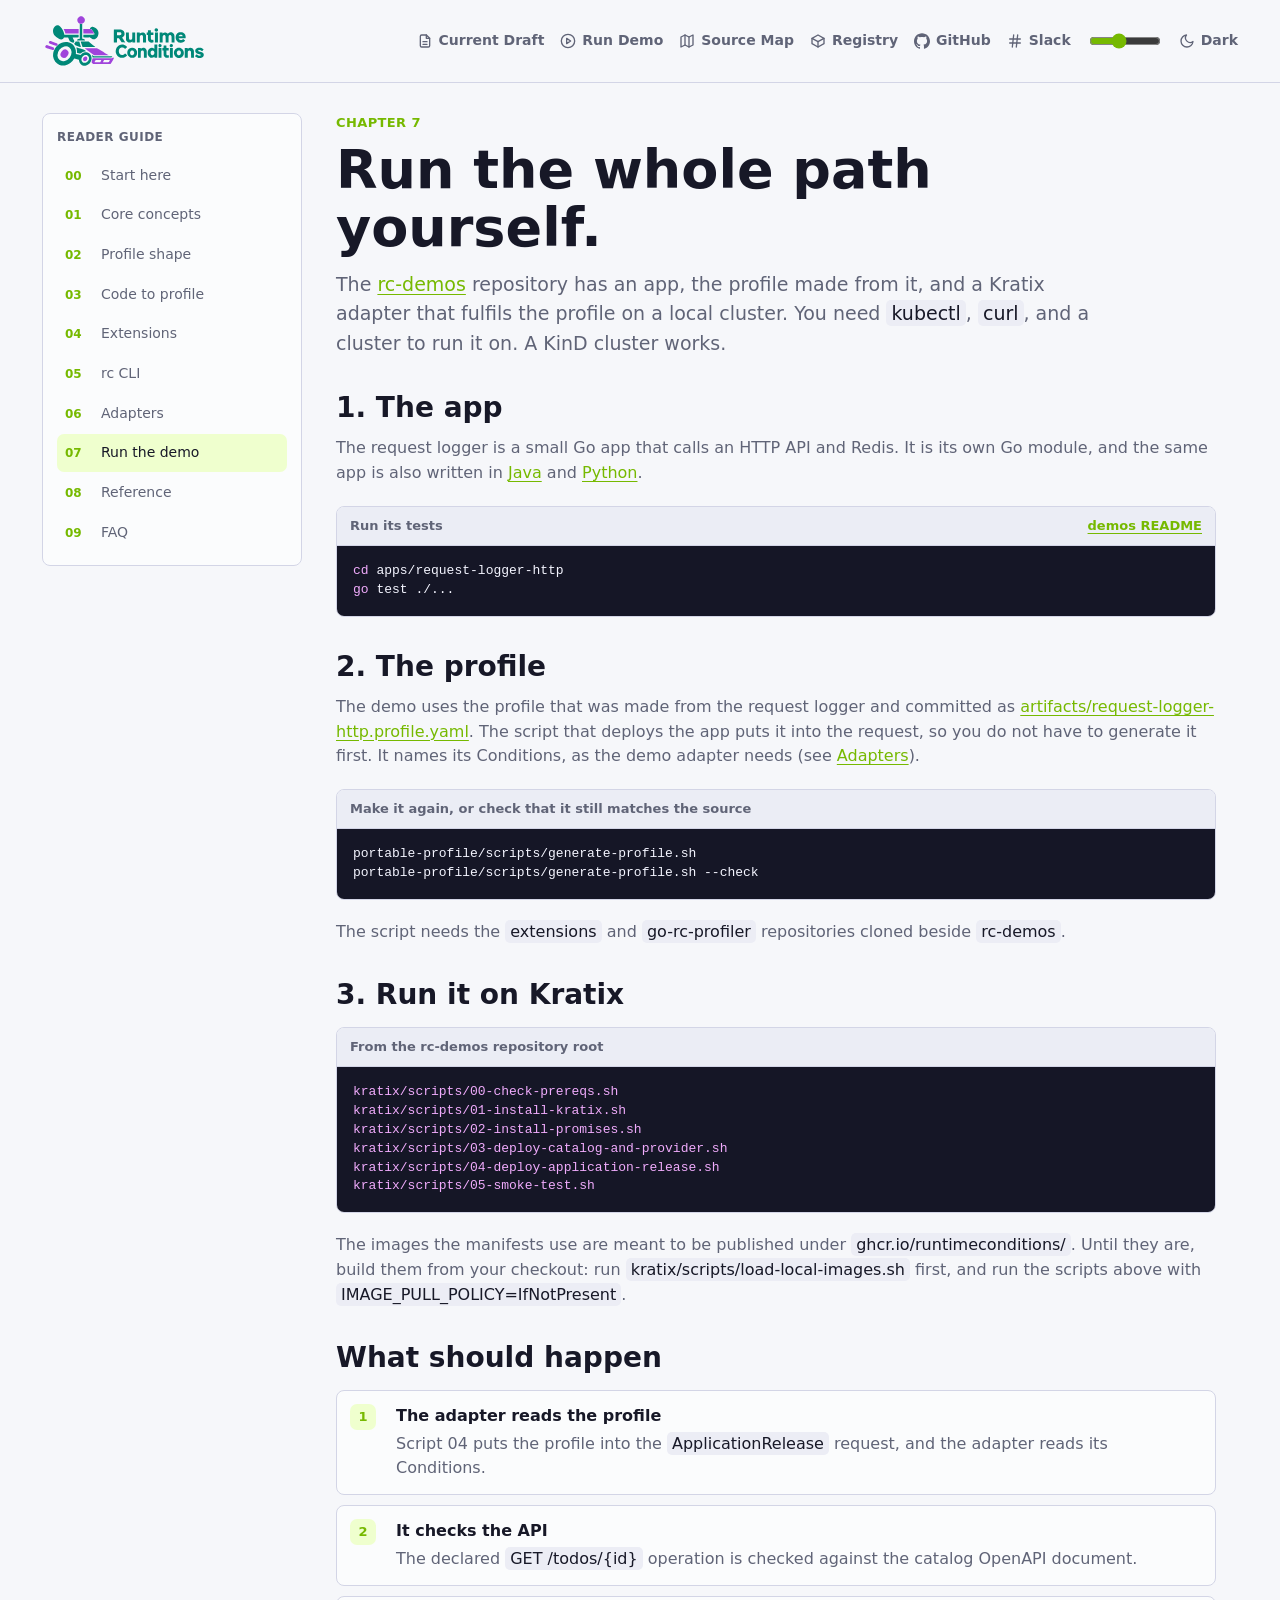
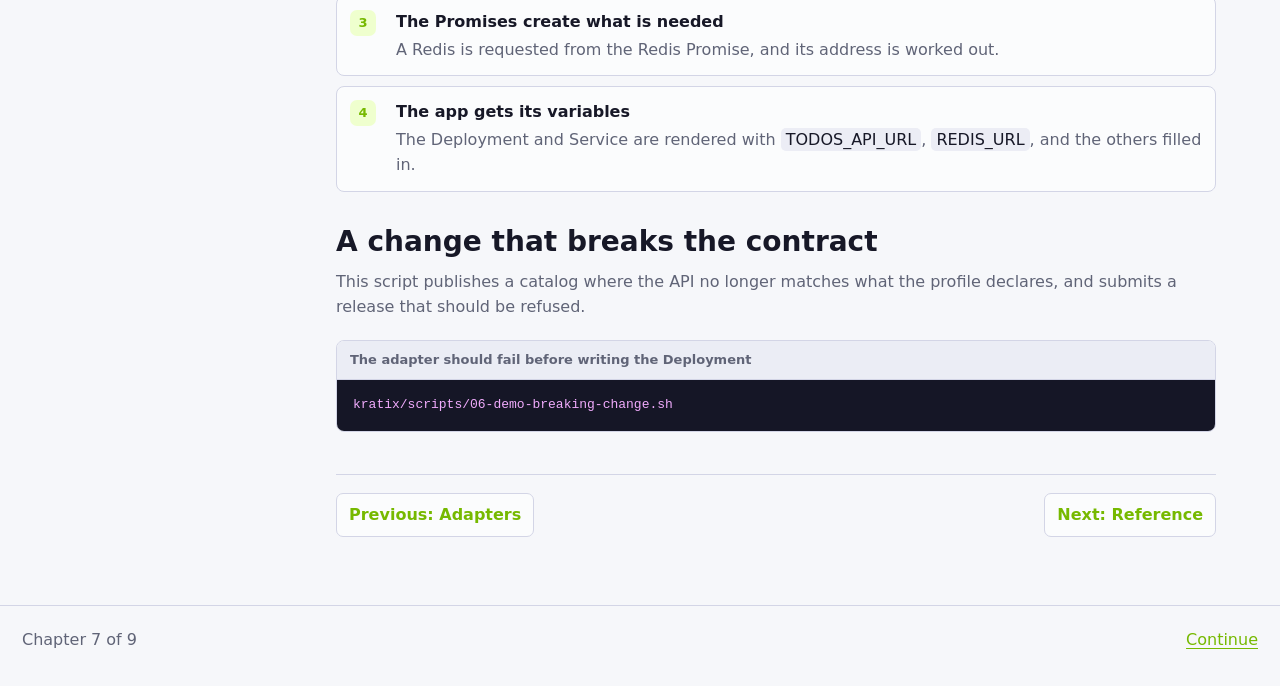
<file: demo.html>
<!doctype html>
<html lang="en">
  <head>
    <meta charset="utf-8" />
    <meta name="viewport" content="width=device-width, initial-scale=1" />
    <title>Run The Demo | Runtime Conditions</title>
    <link rel="icon" type="image/svg+xml" href="assets/runtime-conditions-icon.svg" />
    <link rel="stylesheet" href="assets/styles.css" />
    <script src="assets/theme.js"></script>
  </head>
  <body>
    <header class="site-header">
      <div class="header-inner">
        <a class="brand" href="index.html"><img class="brand-logo" src="assets/runtime-conditions-logo.svg" width="165" height="56" alt="Runtime Conditions"></a>
        <nav class="top-links" aria-label="Top links">
          <a href="https://github.com/runtimeconditions/spec/blob/main/docs/sixth-draft.md" data-tip="Read the latest draft of the specification"><svg class="nav-icon" viewBox="0 0 24 24" width="16" height="16" fill="none" stroke="currentColor" stroke-width="2" stroke-linecap="round" stroke-linejoin="round" aria-hidden="true" focusable="false"><path d="M14 3H7a2 2 0 0 0-2 2v14a2 2 0 0 0 2 2h10a2 2 0 0 0 2-2V8z"/><path d="M14 3v5h5"/><path d="M9 13h6"/><path d="M9 17h6"/></svg><span>Current Draft</span></a>
          <a href="https://github.com/runtimeconditions/rc-demos/blob/main/README.md" data-tip="Run Runtime Conditions end to end on your own machine"><svg class="nav-icon" viewBox="0 0 24 24" width="16" height="16" fill="none" stroke="currentColor" stroke-width="2" stroke-linecap="round" stroke-linejoin="round" aria-hidden="true" focusable="false"><circle cx="12" cy="12" r="10"/><polygon points="10 8 16 12 10 16 10 8"/></svg><span>Run Demo</span></a>
          <a href="reference.html" data-tip="See where each part of this guide comes from in the source repositories"><svg class="nav-icon" viewBox="0 0 24 24" width="16" height="16" fill="none" stroke="currentColor" stroke-width="2" stroke-linecap="round" stroke-linejoin="round" aria-hidden="true" focusable="false"><path d="M3 6l6-3 6 3 6-3v15l-6 3-6-3-6 3z"/><path d="M9 3v15"/><path d="M15 6v15"/></svg><span>Source Map</span></a>
          <a href="https://extensions.runtimeconditions.io/" data-tip="Browse every extension and its Go, Python, TypeScript and Java packages"><svg class="nav-icon" viewBox="0 0 24 24" width="16" height="16" fill="none" stroke="currentColor" stroke-width="2" stroke-linecap="round" stroke-linejoin="round" aria-hidden="true" focusable="false"><path d="M21 8l-9-5-9 5 9 5 9-5z"/><path d="M3 8v8l9 5 9-5V8"/><path d="M12 13v8"/></svg><span>Registry</span></a>
          <a href="https://github.com/runtimeconditions" data-tip="Browse the Runtime Conditions repositories on GitHub"><svg class="nav-icon" viewBox="0 0 24 24" width="16" height="16" fill="currentColor" aria-hidden="true" focusable="false"><path d="M12 .297c-6.63 0-12 5.373-12 12 0 5.303 3.438 9.8 8.205 11.385.6.113.82-.258.82-.577 0-.285-.01-1.04-.015-2.04-3.338.724-4.042-1.61-4.042-1.61C4.422 18.07 3.633 17.7 3.633 17.7c-1.087-.744.084-.729.084-.729 1.205.084 1.838 1.236 1.838 1.236 1.07 1.835 2.809 1.305 3.495.998.108-.776.417-1.305.76-1.605-2.665-.3-5.466-1.332-5.466-5.93 0-1.31.465-2.38 1.235-3.22-.135-.303-.54-1.523.105-3.176 0 0 1.005-.322 3.3 1.23.96-.267 1.98-.399 3-.405 1.02.006 2.04.138 3 .405 2.28-1.552 3.285-1.23 3.285-1.23.645 1.653.24 2.873.12 3.176.765.84 1.23 1.91 1.23 3.22 0 4.61-2.805 5.625-5.475 5.92.42.36.81 1.096.81 2.22 0 1.606-.015 2.896-.015 3.286 0 .315.21.69.825.57C20.565 22.092 24 17.592 24 12.297c0-6.627-5.373-12-12-12"/></svg><span>GitHub</span></a>
          <a href="https://cloud-native.slack.com/archives/C0C0R4M65FZ" data-tip="Join the conversation on the CNCF Slack"><svg class="nav-icon" viewBox="0 0 24 24" width="16" height="16" fill="none" stroke="currentColor" stroke-width="2" stroke-linecap="round" stroke-linejoin="round" aria-hidden="true" focusable="false"><path d="M4 9h16"/><path d="M4 15h16"/><path d="M10 3L8 21"/><path d="M16 3l-2 18"/></svg><span>Slack</span></a>
        </nav>
      </div>
    </header>

    <div class="guide-layout">
      <aside class="sidebar" aria-label="Guide chapters">
        <p class="sidebar-title">Reader Guide</p>
        <ol class="chapter-list">
          <li><a href="index.html"><span class="num">00</span><span>Start here</span></a></li>
          <li><a href="concepts.html"><span class="num">01</span><span>Core concepts</span></a></li>
          <li><a href="spec.html"><span class="num">02</span><span>Profile shape</span></a></li>
          <li><a href="developers.html"><span class="num">03</span><span>Code to profile</span></a></li>
          <li><a href="extensions.html"><span class="num">04</span><span>Extensions</span></a></li>
          <li><a href="cli.html"><span class="num">05</span><span>rc CLI</span></a></li>
          <li><a href="platform.html"><span class="num">06</span><span>Adapters</span></a></li>
          <li><a aria-current="page" href="demo.html"><span class="num">07</span><span>Run the demo</span></a></li>
          <li><a href="reference.html"><span class="num">08</span><span>Reference</span></a></li>
          <li><a href="faq.html"><span class="num">09</span><span>FAQ</span></a></li>
        </ol>
      </aside>

      <main class="content">
        <p class="chapter-label">Chapter 7</p>
        <h1 class="page-title">Run the whole path yourself.</h1>
        <p class="intro">
          The <a href="https://github.com/runtimeconditions/rc-demos/tree/main">rc-demos</a> repository has an app, the profile made from it, and a Kratix adapter that fulfils the profile on a local cluster. You need <code>kubectl</code>, <code>curl</code>, and a cluster to run it on. A KinD cluster works.
        </p>

        <section class="section">
          <h2>1. The app</h2>
          <p class="short">The request logger is a small Go app that calls an HTTP API and Redis. It is its own Go module, and the same app is also written in <a href="https://github.com/runtimeconditions/rc-demos/tree/main/apps/request-logger-http-java">Java</a> and <a href="https://github.com/runtimeconditions/rc-demos/tree/main/apps/request-logger-http-python">Python</a>.</p>
          <div class="example">
            <div class="example-title">
              <span>Run its tests</span>
              <a href="https://github.com/runtimeconditions/rc-demos/blob/main/README.md">demos README</a>
            </div>
            <pre><code>cd apps/request-logger-http
go test ./...</code></pre>
          </div>
        </section>

        <section class="section">
          <h2>2. The profile</h2>
          <p class="short">
            The demo uses the profile that was made from the request logger and committed as <a href="https://github.com/runtimeconditions/rc-demos/blob/main/artifacts/request-logger-http.profile.yaml">artifacts/request-logger-http.profile.yaml</a>. The script that deploys the app puts it into the request, so you do not have to generate it first. It names its Conditions, as the demo adapter needs (see <a href="platform.html">Adapters</a>).
          </p>
          <div class="example">
            <div class="example-title">Make it again, or check that it still matches the source</div>
            <pre><code>portable-profile/scripts/generate-profile.sh
portable-profile/scripts/generate-profile.sh --check</code></pre>
          </div>
          <p class="short">The script needs the <code>extensions</code> and <code>go-rc-profiler</code> repositories cloned beside <code>rc-demos</code>.</p>
        </section>

        <section class="section">
          <h2>3. Run it on Kratix</h2>
          <div class="example">
            <div class="example-title">From the rc-demos repository root</div>
            <pre><code>kratix/scripts/00-check-prereqs.sh
kratix/scripts/01-install-kratix.sh
kratix/scripts/02-install-promises.sh
kratix/scripts/03-deploy-catalog-and-provider.sh
kratix/scripts/04-deploy-application-release.sh
kratix/scripts/05-smoke-test.sh</code></pre>
          </div>
          <p class="short">
            The images the manifests use are meant to be published under <code>ghcr.io/runtimeconditions/</code>. Until they are, build them from your checkout: run <code>kratix/scripts/load-local-images.sh</code> first, and run the scripts above with <code>IMAGE_PULL_POLICY=IfNotPresent</code>.
          </p>
        </section>

        <section class="section">
          <h2>What should happen</h2>
          <ol class="step-list">
            <li><span class="step-num">1</span><div><strong>The adapter reads the profile</strong><span>Script 04 puts the profile into the <code>ApplicationRelease</code> request, and the adapter reads its Conditions.</span></div></li>
            <li><span class="step-num">2</span><div><strong>It checks the API</strong><span>The declared <code>GET /todos/{id}</code> operation is checked against the catalog OpenAPI document.</span></div></li>
            <li><span class="step-num">3</span><div><strong>The Promises create what is needed</strong><span>A Redis is requested from the Redis Promise, and its address is worked out.</span></div></li>
            <li><span class="step-num">4</span><div><strong>The app gets its variables</strong><span>The Deployment and Service are rendered with <code>TODOS_API_URL</code>, <code>REDIS_URL</code>, and the others filled in.</span></div></li>
          </ol>
        </section>

        <section class="section">
          <h2>A change that breaks the contract</h2>
          <p class="short">This script publishes a catalog where the API no longer matches what the profile declares, and submits a release that should be refused.</p>
          <div class="example">
            <div class="example-title">The adapter should fail before writing the Deployment</div>
            <pre><code>kratix/scripts/06-demo-breaking-change.sh</code></pre>
          </div>
        </section>

        <nav class="page-nav" aria-label="Page navigation">
          <a href="platform.html">Previous: Adapters</a>
          <a href="reference.html">Next: Reference</a>
        </nav>
      </main>
    </div>

    <footer class="footer">
      <div class="footer-inner">
        <span>Chapter 7 of 9</span>
        <a href="reference.html">Continue</a>
      </div>
    </footer>
    <script src="assets/syntax.js" defer></script>
  </body>
</html>
</file>
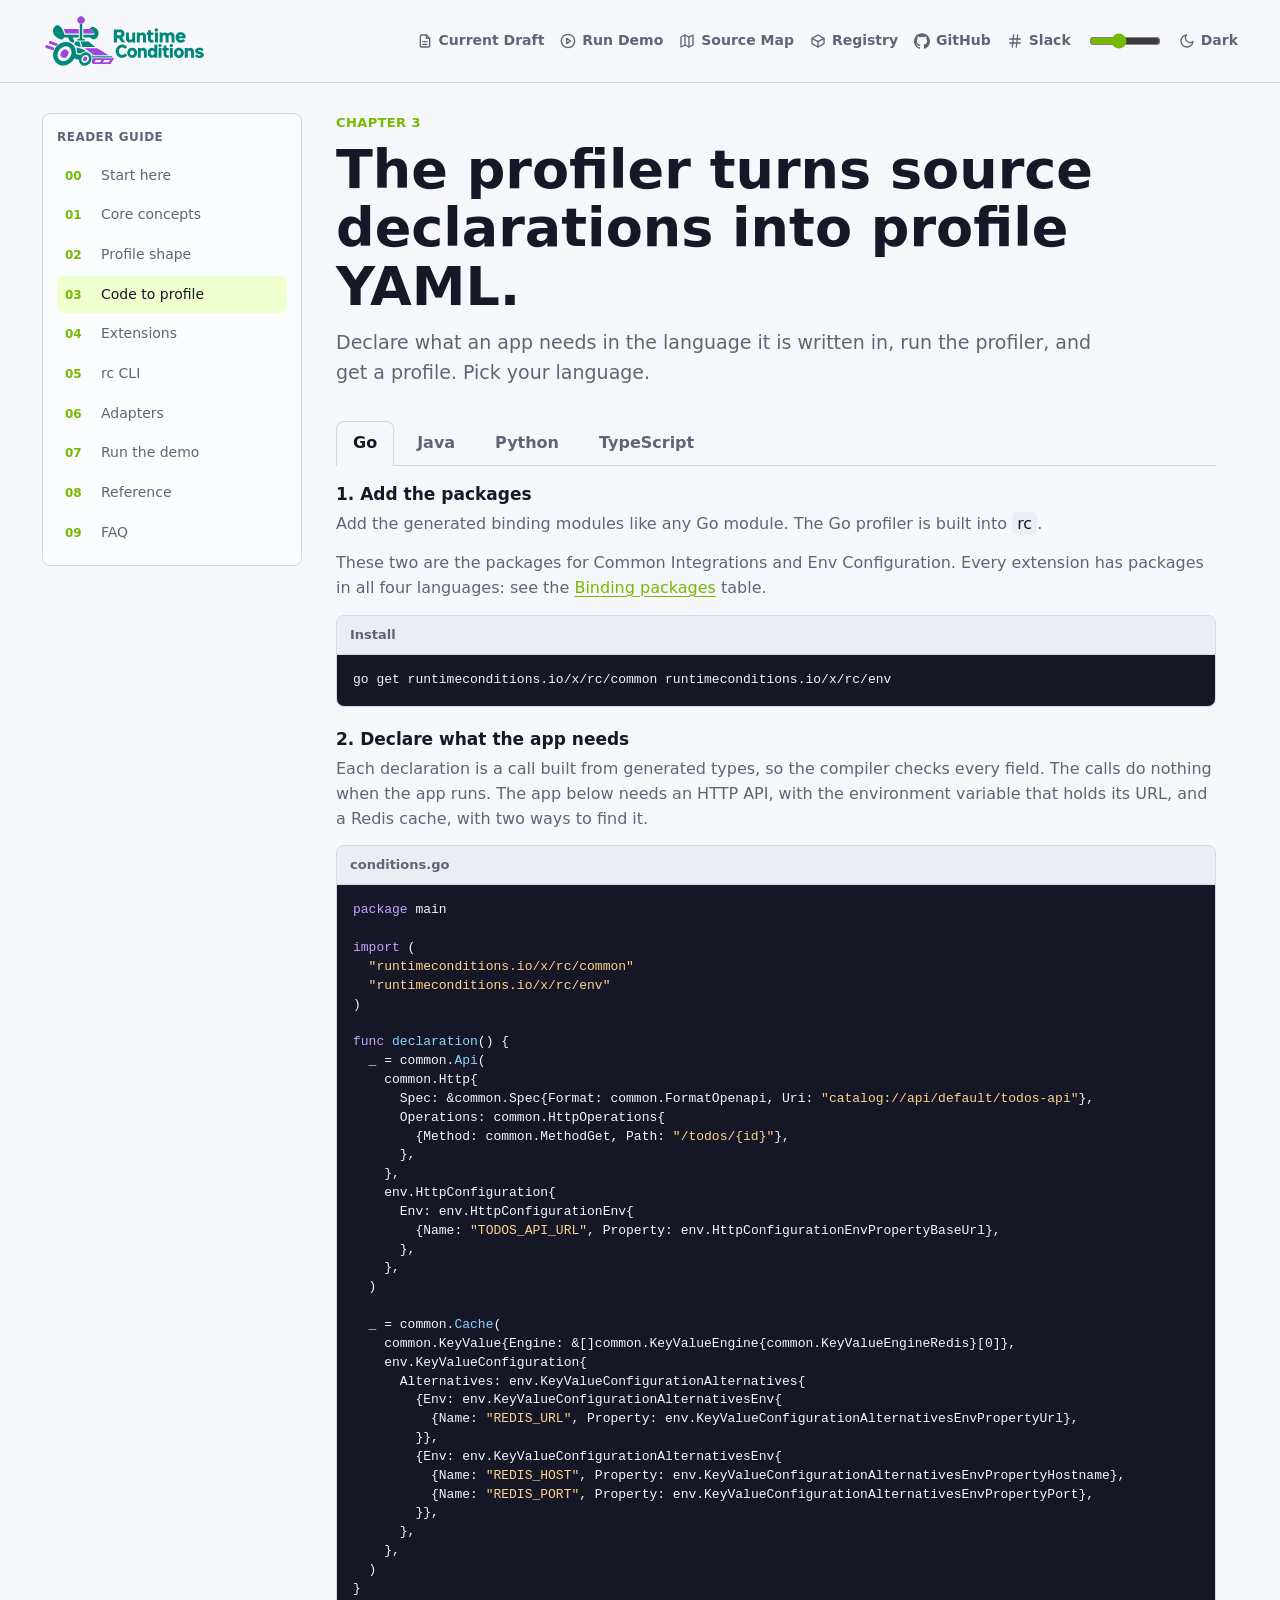
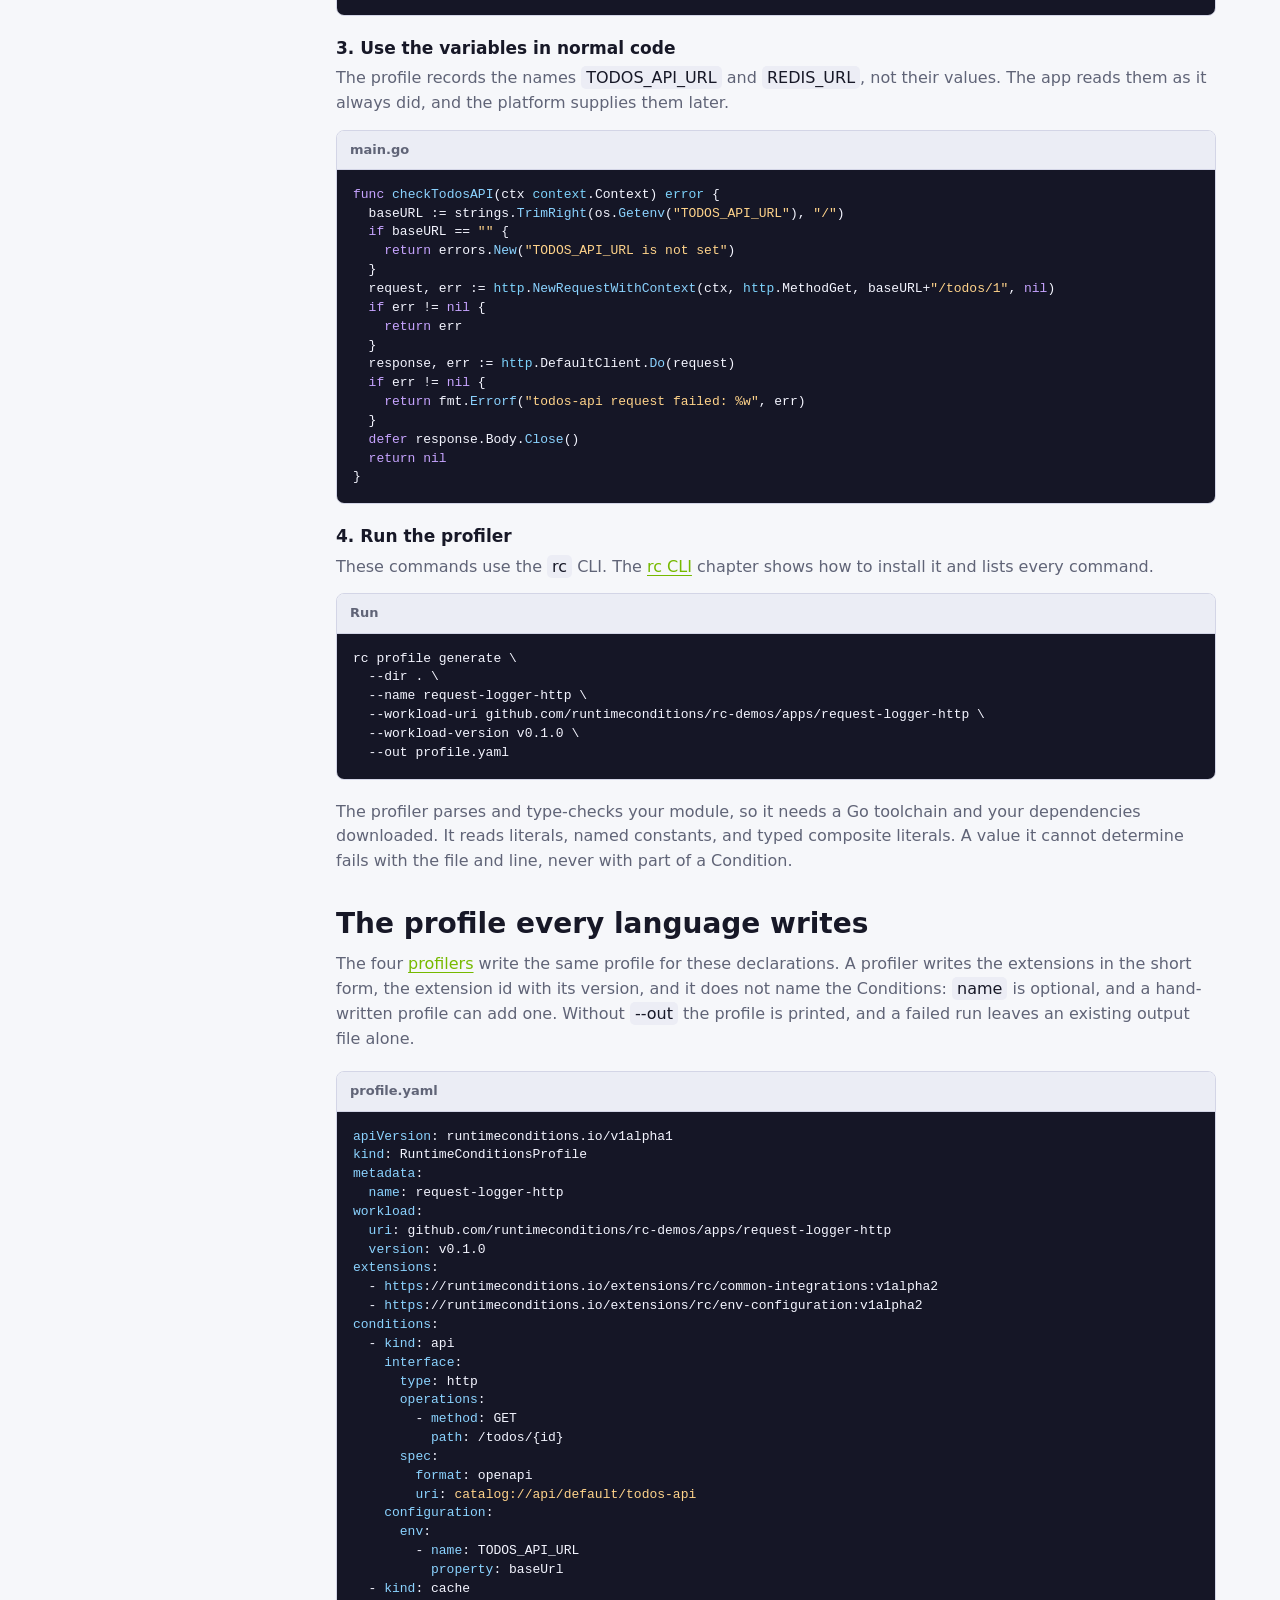
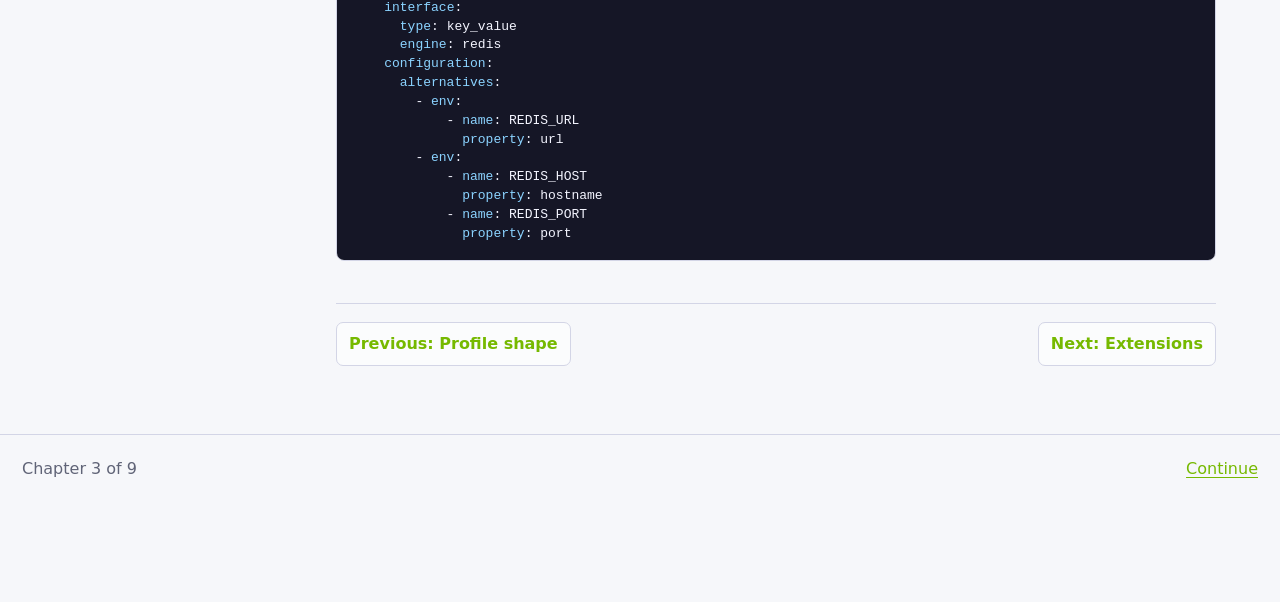
<file: developers.html>
<!doctype html>
<html lang="en">
  <head>
    <meta charset="utf-8" />
    <meta name="viewport" content="width=device-width, initial-scale=1" />
    <title>Code To Profile | Runtime Conditions</title>
    <link rel="icon" type="image/svg+xml" href="assets/runtime-conditions-icon.svg" />
    <link rel="stylesheet" href="assets/styles.css" />
    <script src="assets/theme.js"></script>
  </head>
  <body>
    <header class="site-header">
      <div class="header-inner">
        <a class="brand" href="index.html"><img class="brand-logo" src="assets/runtime-conditions-logo.svg" width="165" height="56" alt="Runtime Conditions"></a>
        <nav class="top-links" aria-label="Top links">
          <a href="https://github.com/runtimeconditions/spec/blob/main/docs/sixth-draft.md" data-tip="Read the latest draft of the specification"><svg class="nav-icon" viewBox="0 0 24 24" width="16" height="16" fill="none" stroke="currentColor" stroke-width="2" stroke-linecap="round" stroke-linejoin="round" aria-hidden="true" focusable="false"><path d="M14 3H7a2 2 0 0 0-2 2v14a2 2 0 0 0 2 2h10a2 2 0 0 0 2-2V8z"/><path d="M14 3v5h5"/><path d="M9 13h6"/><path d="M9 17h6"/></svg><span>Current Draft</span></a>
          <a href="https://github.com/runtimeconditions/rc-demos/blob/main/README.md" data-tip="Run Runtime Conditions end to end on your own machine"><svg class="nav-icon" viewBox="0 0 24 24" width="16" height="16" fill="none" stroke="currentColor" stroke-width="2" stroke-linecap="round" stroke-linejoin="round" aria-hidden="true" focusable="false"><circle cx="12" cy="12" r="10"/><polygon points="10 8 16 12 10 16 10 8"/></svg><span>Run Demo</span></a>
          <a href="reference.html" data-tip="See where each part of this guide comes from in the source repositories"><svg class="nav-icon" viewBox="0 0 24 24" width="16" height="16" fill="none" stroke="currentColor" stroke-width="2" stroke-linecap="round" stroke-linejoin="round" aria-hidden="true" focusable="false"><path d="M3 6l6-3 6 3 6-3v15l-6 3-6-3-6 3z"/><path d="M9 3v15"/><path d="M15 6v15"/></svg><span>Source Map</span></a>
          <a href="https://extensions.runtimeconditions.io/" data-tip="Browse every extension and its Go, Python, TypeScript and Java packages"><svg class="nav-icon" viewBox="0 0 24 24" width="16" height="16" fill="none" stroke="currentColor" stroke-width="2" stroke-linecap="round" stroke-linejoin="round" aria-hidden="true" focusable="false"><path d="M21 8l-9-5-9 5 9 5 9-5z"/><path d="M3 8v8l9 5 9-5V8"/><path d="M12 13v8"/></svg><span>Registry</span></a>
          <a href="https://github.com/runtimeconditions" data-tip="Browse the Runtime Conditions repositories on GitHub"><svg class="nav-icon" viewBox="0 0 24 24" width="16" height="16" fill="currentColor" aria-hidden="true" focusable="false"><path d="M12 .297c-6.63 0-12 5.373-12 12 0 5.303 3.438 9.8 8.205 11.385.6.113.82-.258.82-.577 0-.285-.01-1.04-.015-2.04-3.338.724-4.042-1.61-4.042-1.61C4.422 18.07 3.633 17.7 3.633 17.7c-1.087-.744.084-.729.084-.729 1.205.084 1.838 1.236 1.838 1.236 1.07 1.835 2.809 1.305 3.495.998.108-.776.417-1.305.76-1.605-2.665-.3-5.466-1.332-5.466-5.93 0-1.31.465-2.38 1.235-3.22-.135-.303-.54-1.523.105-3.176 0 0 1.005-.322 3.3 1.23.96-.267 1.98-.399 3-.405 1.02.006 2.04.138 3 .405 2.28-1.552 3.285-1.23 3.285-1.23.645 1.653.24 2.873.12 3.176.765.84 1.23 1.91 1.23 3.22 0 4.61-2.805 5.625-5.475 5.92.42.36.81 1.096.81 2.22 0 1.606-.015 2.896-.015 3.286 0 .315.21.69.825.57C20.565 22.092 24 17.592 24 12.297c0-6.627-5.373-12-12-12"/></svg><span>GitHub</span></a>
          <a href="https://cloud-native.slack.com/archives/C0C0R4M65FZ" data-tip="Join the conversation on the CNCF Slack"><svg class="nav-icon" viewBox="0 0 24 24" width="16" height="16" fill="none" stroke="currentColor" stroke-width="2" stroke-linecap="round" stroke-linejoin="round" aria-hidden="true" focusable="false"><path d="M4 9h16"/><path d="M4 15h16"/><path d="M10 3L8 21"/><path d="M16 3l-2 18"/></svg><span>Slack</span></a>
        </nav>
      </div>
    </header>

    <div class="guide-layout">
      <aside class="sidebar" aria-label="Guide chapters">
        <p class="sidebar-title">Reader Guide</p>
        <ol class="chapter-list">
          <li><a href="index.html"><span class="num">00</span><span>Start here</span></a></li>
          <li><a href="concepts.html"><span class="num">01</span><span>Core concepts</span></a></li>
          <li><a href="spec.html"><span class="num">02</span><span>Profile shape</span></a></li>
          <li><a aria-current="page" href="developers.html"><span class="num">03</span><span>Code to profile</span></a></li>
          <li><a href="extensions.html"><span class="num">04</span><span>Extensions</span></a></li>
          <li><a href="cli.html"><span class="num">05</span><span>rc CLI</span></a></li>
          <li><a href="platform.html"><span class="num">06</span><span>Adapters</span></a></li>
          <li><a href="demo.html"><span class="num">07</span><span>Run the demo</span></a></li>
          <li><a href="reference.html"><span class="num">08</span><span>Reference</span></a></li>
          <li><a href="faq.html"><span class="num">09</span><span>FAQ</span></a></li>
        </ol>
      </aside>

      <main class="content">
        <p class="chapter-label">Chapter 3</p>
        <h1 class="page-title">The profiler turns source declarations into profile YAML.</h1>
        <p class="intro">
          Declare what an app needs in the language it is written in, run the profiler, and get a profile. Pick your language.
        </p>

        <section class="section" id="declare">
          <div class="tabs">
            <div class="tab-list" role="tablist" aria-label="Language"><button type="button" role="tab" id="tab-button-go" aria-controls="tab-go" aria-selected="true">Go</button><button type="button" role="tab" id="tab-button-java" aria-controls="tab-java" aria-selected="false">Java</button><button type="button" role="tab" id="tab-button-python" aria-controls="tab-python" aria-selected="false">Python</button><button type="button" role="tab" id="tab-button-typescript" aria-controls="tab-typescript" aria-selected="false">TypeScript</button></div>
          <div class="tab-panel" id="tab-go" role="tabpanel" aria-labelledby="tab-button-go">
            <h3>1. Add the packages</h3>
            <p class="short">Add the generated binding modules like any Go module. The Go profiler is built into <code>rc</code>.</p>
            <p class="short">These two are the packages for Common Integrations and Env Configuration. Every extension has packages in all four languages: see the <a href="extensions.html#binding-packages">Binding packages</a> table.</p>
            <div class="example">
              <div class="example-title"><span>Install</span></div>
              <pre><code>go get runtimeconditions.io/x/rc/common runtimeconditions.io/x/rc/env</code></pre>
            </div>
            <h3>2. Declare what the app needs</h3>
            <p class="short">Each declaration is a call built from generated types, so the compiler checks every field. The calls do nothing when the app runs. The app below needs an HTTP API, with the environment variable that holds its URL, and a Redis cache, with two ways to find it.</p>
            <div class="example">
              <div class="example-title"><span>conditions.go</span></div>
              <pre><code>package main

import (
  "runtimeconditions.io/x/rc/common"
  "runtimeconditions.io/x/rc/env"
)

func declaration() {
  _ = common.Api(
    common.Http{
      Spec: &amp;common.Spec{Format: common.FormatOpenapi, Uri: "catalog://api/default/todos-api"},
      Operations: common.HttpOperations{
        {Method: common.MethodGet, Path: "/todos/{id}"},
      },
    },
    env.HttpConfiguration{
      Env: env.HttpConfigurationEnv{
        {Name: "TODOS_API_URL", Property: env.HttpConfigurationEnvPropertyBaseUrl},
      },
    },
  )

  _ = common.Cache(
    common.KeyValue{Engine: &amp;[]common.KeyValueEngine{common.KeyValueEngineRedis}[0]},
    env.KeyValueConfiguration{
      Alternatives: env.KeyValueConfigurationAlternatives{
        {Env: env.KeyValueConfigurationAlternativesEnv{
          {Name: "REDIS_URL", Property: env.KeyValueConfigurationAlternativesEnvPropertyUrl},
        }},
        {Env: env.KeyValueConfigurationAlternativesEnv{
          {Name: "REDIS_HOST", Property: env.KeyValueConfigurationAlternativesEnvPropertyHostname},
          {Name: "REDIS_PORT", Property: env.KeyValueConfigurationAlternativesEnvPropertyPort},
        }},
      },
    },
  )
}</code></pre>
            </div>
            <h3>3. Use the variables in normal code</h3>
            <p class="short">The profile records the names <code>TODOS_API_URL</code> and <code>REDIS_URL</code>, not their values. The app reads them as it always did, and the platform supplies them later.</p>
            <div class="example">
              <div class="example-title"><span>main.go</span></div>
              <pre><code>func checkTodosAPI(ctx context.Context) error {
  baseURL := strings.TrimRight(os.Getenv("TODOS_API_URL"), "/")
  if baseURL == "" {
    return errors.New("TODOS_API_URL is not set")
  }
  request, err := http.NewRequestWithContext(ctx, http.MethodGet, baseURL+"/todos/1", nil)
  if err != nil {
    return err
  }
  response, err := http.DefaultClient.Do(request)
  if err != nil {
    return fmt.Errorf("todos-api request failed: %w", err)
  }
  defer response.Body.Close()
  return nil
}</code></pre>
            </div>
            <h3>4. Run the profiler</h3>
            <p class="short">These commands use the <code>rc</code> CLI. The <a href="cli.html">rc CLI</a> chapter shows how to install it and lists every command.</p>
            <div class="example">
              <div class="example-title"><span>Run</span></div>
              <pre><code>rc profile generate \
  --dir . \
  --name request-logger-http \
  --workload-uri github.com/runtimeconditions/rc-demos/apps/request-logger-http \
  --workload-version v0.1.0 \
  --out profile.yaml</code></pre>
            </div>
            <p class="short">The profiler parses and type-checks your module, so it needs a Go toolchain and your dependencies downloaded. It reads literals, named constants, and typed composite literals. A value it cannot determine fails with the file and line, never with part of a Condition.</p>
          </div>
          <div class="tab-panel" id="tab-java" role="tabpanel" aria-labelledby="tab-button-java">
            <h3>1. Add the packages</h3>
            <p class="short">Add the binding packages from Maven Central, and install the profiler. It needs a <strong>JDK 17 or newer</strong>, not a JRE.</p>
            <p class="short">These two are the packages for Common Integrations and Env Configuration. Every extension has packages in all four languages: see the <a href="extensions.html#binding-packages">Binding packages</a> table.</p>
            <div class="example">
              <div class="example-title"><span>Install</span></div>
              <pre><code># pom.xml
&lt;dependency&gt;
  &lt;groupId&gt;io.runtimeconditions.bindings&lt;/groupId&gt;
  &lt;artifactId&gt;runtimeconditions-common-integrations&lt;/artifactId&gt;
  &lt;version&gt;0.1.0&lt;/version&gt;
&lt;/dependency&gt;
&lt;dependency&gt;
  &lt;groupId&gt;io.runtimeconditions.bindings&lt;/groupId&gt;
  &lt;artifactId&gt;runtimeconditions-env-configuration&lt;/artifactId&gt;
  &lt;version&gt;0.1.0&lt;/version&gt;
&lt;/dependency&gt;

# the profiler
brew install runtimeconditions/tools/rc-profiler-java</code></pre>
            </div>
            <h3>2. Declare what the app needs</h3>
            <p class="short">Each declaration is a call built from generated types, so the compiler checks every field. The calls do nothing when the app runs. The app below needs an HTTP API, with the environment variable that holds its URL, and a Redis cache, with two ways to find it.</p>
            <div class="example">
              <div class="example-title"><span>Conditions.java</span></div>
              <pre><code>package demo;

import io.runtimeconditions.bindings.commonintegrations.Bindings;
import io.runtimeconditions.bindings.commonintegrations.Format;
import io.runtimeconditions.bindings.commonintegrations.Http;
import io.runtimeconditions.bindings.commonintegrations.HttpOperations;
import io.runtimeconditions.bindings.commonintegrations.HttpOperationsItem;
import io.runtimeconditions.bindings.commonintegrations.KeyValue;
import io.runtimeconditions.bindings.commonintegrations.KeyValueEngine;
import io.runtimeconditions.bindings.commonintegrations.Method;
import io.runtimeconditions.bindings.commonintegrations.Spec;
import io.runtimeconditions.bindings.envconfiguration.HttpConfiguration;
import io.runtimeconditions.bindings.envconfiguration.HttpConfigurationEnv;
import io.runtimeconditions.bindings.envconfiguration.HttpConfigurationEnvItem;
import io.runtimeconditions.bindings.envconfiguration.HttpConfigurationEnvItemProperty;
import io.runtimeconditions.bindings.envconfiguration.KeyValueConfiguration;
import io.runtimeconditions.bindings.envconfiguration.KeyValueConfigurationAlternatives;
import io.runtimeconditions.bindings.envconfiguration.KeyValueConfigurationAlternativesItem;
import io.runtimeconditions.bindings.envconfiguration.KeyValueConfigurationAlternativesItemEnv;
import io.runtimeconditions.bindings.envconfiguration.KeyValueConfigurationAlternativesItemEnvItem;
import io.runtimeconditions.bindings.envconfiguration.KeyValueConfigurationAlternativesItemEnvItemProperty;
import java.util.List;

final class Conditions {
    static final Object TODOS_API = Bindings.api(
            new Http(
                    new HttpOperations(List.of(new HttpOperationsItem(Method.GET, "/todos/{id}", null, null))),
                    new Spec(Format.OPENAPI, "catalog://api/default/todos-api", null)),
            new HttpConfiguration(
                    null,
                    new HttpConfigurationEnv(List.of(
                            new HttpConfigurationEnvItem(
                                    "TODOS_API_URL", HttpConfigurationEnvItemProperty.BASE_URL, null, null)))));

    static final Object REQUEST_CACHE = Bindings.cache(
            new KeyValue(KeyValueEngine.REDIS),
            new KeyValueConfiguration(
                    new KeyValueConfigurationAlternatives(List.of(
                            new KeyValueConfigurationAlternativesItem(new KeyValueConfigurationAlternativesItemEnv(List.of(
                                    new KeyValueConfigurationAlternativesItemEnvItem(
                                            "REDIS_URL", KeyValueConfigurationAlternativesItemEnvItemProperty.URL, null, null)))),
                            new KeyValueConfigurationAlternativesItem(new KeyValueConfigurationAlternativesItemEnv(List.of(
                                    new KeyValueConfigurationAlternativesItemEnvItem(
                                            "REDIS_HOST", KeyValueConfigurationAlternativesItemEnvItemProperty.HOSTNAME, null, null),
                                    new KeyValueConfigurationAlternativesItemEnvItem(
                                            "REDIS_PORT", KeyValueConfigurationAlternativesItemEnvItemProperty.PORT, null, null)))))),
                    null));
}</code></pre>
            </div>
            <h3>3. Use the variables in normal code</h3>
            <p class="short">The profile records the names <code>TODOS_API_URL</code> and <code>REDIS_URL</code>, not their values. The app reads them as it always did, and the platform supplies them later.</p>
            <div class="example">
              <div class="example-title"><span>TodosClient.java</span></div>
              <pre><code>String baseUrl = System.getenv("TODOS_API_URL");
if (baseUrl == null || baseUrl.isBlank()) {
    throw new IllegalStateException("TODOS_API_URL is not set");
}
HttpRequest request = HttpRequest.newBuilder(URI.create(baseUrl + "/todos/1")).build();</code></pre>
            </div>
            <h3>4. Run the profiler</h3>
            <p class="short">These commands use the <code>rc</code> CLI. The <a href="cli.html">rc CLI</a> chapter shows how to install it and lists every command.</p>
            <div class="example">
              <div class="example-title"><span>Run</span></div>
              <pre><code>rc profile java generate \
  --project . \
  --resolve-build-classpath \
  --name request-logger-http \
  --workload-uri github.com/runtimeconditions/rc-demos/apps/request-logger-http \
  --workload-version v0.1.0 \
  --out profile.yaml</code></pre>
            </div>
            <p class="short">The profiler needs to know where the binding jars are. <code>--resolve-build-classpath</code> asks your Maven or Gradle build, which <strong>runs your build</strong>, so it only happens when you ask. Without it, pass the jars with <code>--classpath a.jar:b.jar</code>. The profiler reads your source with the JDK's parser and never compiles or runs it.</p>
          </div>
          <div class="tab-panel" id="tab-python" role="tabpanel" aria-labelledby="tab-button-python">
            <h3>1. Add the packages</h3>
            <p class="short">Install the profiler and the bindings <strong>into the same virtual environment</strong>, because the profiler finds the bindings through that environment. Do not use <code>pipx</code>, which would give it an environment of its own.</p>
            <p class="short">These two are the packages for Common Integrations and Env Configuration. Every extension has packages in all four languages: see the <a href="extensions.html#binding-packages">Binding packages</a> table.</p>
            <div class="example">
              <div class="example-title"><span>Install</span></div>
              <pre><code>python3 -m venv .venv
.venv/bin/pip install runtimeconditions-profiler \
  runtimeconditions-common-integrations \
  runtimeconditions-env-configuration</code></pre>
            </div>
            <h3>2. Declare what the app needs</h3>
            <p class="short">Each declaration is a call built from generated types, so the compiler checks every field. The calls do nothing when the app runs. The app below needs an HTTP API, with the environment variable that holds its URL, and a Redis cache, with two ways to find it.</p>
            <div class="example">
              <div class="example-title"><span>conditions.py</span></div>
              <pre><code>from runtimeconditions_common_integrations import (
    Format,
    Http,
    HttpOperationsItem,
    KeyValue,
    KeyValueEngine,
    Method,
    Spec,
    api,
    cache,
)
from runtimeconditions_env_configuration import (
    HttpConfiguration,
    HttpConfigurationEnvItem,
    HttpConfigurationEnvItemProperty,
    KeyValueConfiguration,
    KeyValueConfigurationAlternativesItem,
    KeyValueConfigurationAlternativesItemEnvItem,
    KeyValueConfigurationAlternativesItemEnvItemProperty,
)

api(
    Http(
        spec=Spec(format=Format.OPENAPI, uri="catalog://api/default/todos-api"),
        operations=[HttpOperationsItem(method=Method.GET, path="/todos/{id}")],
    ),
    HttpConfiguration(
        env=[
            HttpConfigurationEnvItem(
                name="TODOS_API_URL",
                property=HttpConfigurationEnvItemProperty.BASE_URL,
            )
        ]
    ),
)

cache(
    KeyValue(engine=KeyValueEngine.REDIS),
    KeyValueConfiguration(
        alternatives=[
            KeyValueConfigurationAlternativesItem(
                env=[
                    KeyValueConfigurationAlternativesItemEnvItem(
                        name="REDIS_URL",
                        property=KeyValueConfigurationAlternativesItemEnvItemProperty.URL,
                    )
                ]
            ),
            KeyValueConfigurationAlternativesItem(
                env=[
                    KeyValueConfigurationAlternativesItemEnvItem(
                        name="REDIS_HOST",
                        property=KeyValueConfigurationAlternativesItemEnvItemProperty.HOSTNAME,
                    ),
                    KeyValueConfigurationAlternativesItemEnvItem(
                        name="REDIS_PORT",
                        property=KeyValueConfigurationAlternativesItemEnvItemProperty.PORT,
                    ),
                ]
            ),
        ]
    ),
)</code></pre>
            </div>
            <h3>3. Use the variables in normal code</h3>
            <p class="short">The profile records the names <code>TODOS_API_URL</code> and <code>REDIS_URL</code>, not their values. The app reads them as it always did, and the platform supplies them later.</p>
            <div class="example">
              <div class="example-title"><span>todos_client.py</span></div>
              <pre><code>import os
import urllib.request

base_url = os.environ["TODOS_API_URL"].rstrip("/")
urllib.request.urlopen(f"{base_url}/todos/1")</code></pre>
            </div>
            <h3>4. Run the profiler</h3>
            <p class="short">These commands use the <code>rc</code> CLI. The <a href="cli.html">rc CLI</a> chapter shows how to install it and lists every command.</p>
            <div class="example">
              <div class="example-title"><span>Run</span></div>
              <pre><code>export PATH="$PWD/.venv/bin:$PATH"
rc profile python generate \
  --project . \
  --name request-logger-http \
  --workload-uri github.com/runtimeconditions/rc-demos/apps/request-logger-http \
  --workload-version v0.1.0 \
  --out profile.yaml</code></pre>
            </div>
            <p class="short">Python 3.11 or newer. The profiler reads your source and never imports the bindings or runs the app.</p>
          </div>
          <div class="tab-panel" id="tab-typescript" role="tabpanel" aria-labelledby="tab-button-typescript">
            <h3>1. Add the packages</h3>
            <p class="short">Add the binding packages to your project, and install the profiler. It needs Node.js.</p>
            <p class="short">These two are the packages for Common Integrations and Env Configuration. Every extension has packages in all four languages: see the <a href="extensions.html#binding-packages">Binding packages</a> table.</p>
            <div class="example">
              <div class="example-title"><span>Install</span></div>
              <pre><code>npm install @runtimeconditions/common-integrations @runtimeconditions/env-configuration
npm install --global @runtimeconditions/typescript-profiler</code></pre>
            </div>
            <h3>2. Declare what the app needs</h3>
            <p class="short">Each declaration is a call built from generated types, so the compiler checks every field. The calls do nothing when the app runs. The app below needs an HTTP API, with the environment variable that holds its URL, and a Redis cache, with two ways to find it.</p>
            <div class="example">
              <div class="example-title"><span>src/conditions.ts</span></div>
              <pre><code>import {
  api,
  cache,
  Format,
  Http,
  HttpOperationsItem,
  KeyValue,
  KeyValueEngine,
  Method,
  Spec,
} from "@runtimeconditions/common-integrations";
import {
  HttpConfiguration,
  HttpConfigurationEnvItem,
  HttpConfigurationEnvItemProperty,
  KeyValueConfiguration,
  KeyValueConfigurationAlternativesItem,
  KeyValueConfigurationAlternativesItemEnvItem,
  KeyValueConfigurationAlternativesItemEnvItemProperty,
} from "@runtimeconditions/env-configuration";

api(
  new Http({
    spec: new Spec({ format: Format.Openapi, uri: "catalog://api/default/todos-api" }),
    operations: [new HttpOperationsItem({ method: Method.Get, path: "/todos/{id}" })],
  }),
  new HttpConfiguration({
    env: [
      new HttpConfigurationEnvItem({
        name: "TODOS_API_URL",
        property: HttpConfigurationEnvItemProperty.BaseUrl,
      }),
    ],
  }),
);

cache(
  new KeyValue({ engine: KeyValueEngine.Redis }),
  new KeyValueConfiguration({
    alternatives: [
      new KeyValueConfigurationAlternativesItem({
        env: [
          new KeyValueConfigurationAlternativesItemEnvItem({
            name: "REDIS_URL",
            property: KeyValueConfigurationAlternativesItemEnvItemProperty.Url,
          }),
        ],
      }),
      new KeyValueConfigurationAlternativesItem({
        env: [
          new KeyValueConfigurationAlternativesItemEnvItem({
            name: "REDIS_HOST",
            property: KeyValueConfigurationAlternativesItemEnvItemProperty.Hostname,
          }),
          new KeyValueConfigurationAlternativesItemEnvItem({
            name: "REDIS_PORT",
            property: KeyValueConfigurationAlternativesItemEnvItemProperty.Port,
          }),
        ],
      }),
    ],
  }),
);</code></pre>
            </div>
            <h3>3. Use the variables in normal code</h3>
            <p class="short">The profile records the names <code>TODOS_API_URL</code> and <code>REDIS_URL</code>, not their values. The app reads them as it always did, and the platform supplies them later.</p>
            <div class="example">
              <div class="example-title"><span>src/todosClient.ts</span></div>
              <pre><code>const baseUrl = (process.env.TODOS_API_URL ?? "").replace(/\/$/, "");
if (!baseUrl) {
  throw new Error("TODOS_API_URL is not set");
}
await fetch(`${baseUrl}/todos/1`);</code></pre>
            </div>
            <h3>4. Run the profiler</h3>
            <p class="short">These commands use the <code>rc</code> CLI. The <a href="cli.html">rc CLI</a> chapter shows how to install it and lists every command.</p>
            <div class="example">
              <div class="example-title"><span>Run</span></div>
              <pre><code>rc profile typescript generate \
  --project . \
  --name request-logger-http \
  --workload-uri github.com/runtimeconditions/rc-demos/apps/request-logger-http \
  --workload-version v0.1.0 \
  --out profile.yaml</code></pre>
            </div>
            <p class="short">The profiler reads your TypeScript source and never runs it.</p>
          </div>
          </div>
        </section>

        <section class="section">
          <h2>The profile every language writes</h2>
          <p class="short">
            The four <a href="cli.html#profilers">profilers</a> write the same profile for these declarations. A profiler writes the extensions in the short form, the extension id with its version, and it does not name the Conditions: <code>name</code> is optional, and a hand-written profile can add one. Without <code>--out</code> the profile is printed, and a failed run leaves an existing output file alone.
          </p>
          <div class="example">
            <div class="example-title">profile.yaml</div>
            <pre><code>apiVersion: runtimeconditions.io/v1alpha1
kind: RuntimeConditionsProfile
metadata:
  name: request-logger-http
workload:
  uri: github.com/runtimeconditions/rc-demos/apps/request-logger-http
  version: v0.1.0
extensions:
  - https://runtimeconditions.io/extensions/rc/common-integrations:v1alpha2
  - https://runtimeconditions.io/extensions/rc/env-configuration:v1alpha2
conditions:
  - kind: api
    interface:
      type: http
      operations:
        - method: GET
          path: /todos/{id}
      spec:
        format: openapi
        uri: catalog://api/default/todos-api
    configuration:
      env:
        - name: TODOS_API_URL
          property: baseUrl
  - kind: cache
    interface:
      type: key_value
      engine: redis
    configuration:
      alternatives:
        - env:
            - name: REDIS_URL
              property: url
        - env:
            - name: REDIS_HOST
              property: hostname
            - name: REDIS_PORT
              property: port</code></pre>
          </div>
        </section>

        <nav class="page-nav" aria-label="Page navigation">
          <a href="spec.html">Previous: Profile shape</a>
          <a href="extensions.html">Next: Extensions</a>
        </nav>
      </main>
    </div>

    <footer class="footer">
      <div class="footer-inner">
        <span>Chapter 3 of 9</span>
        <a href="extensions.html">Continue</a>
      </div>
    </footer>
    <script src="assets/tabs.js" defer></script>
    <script src="assets/syntax.js" defer></script>
  </body>
</html>
</file>
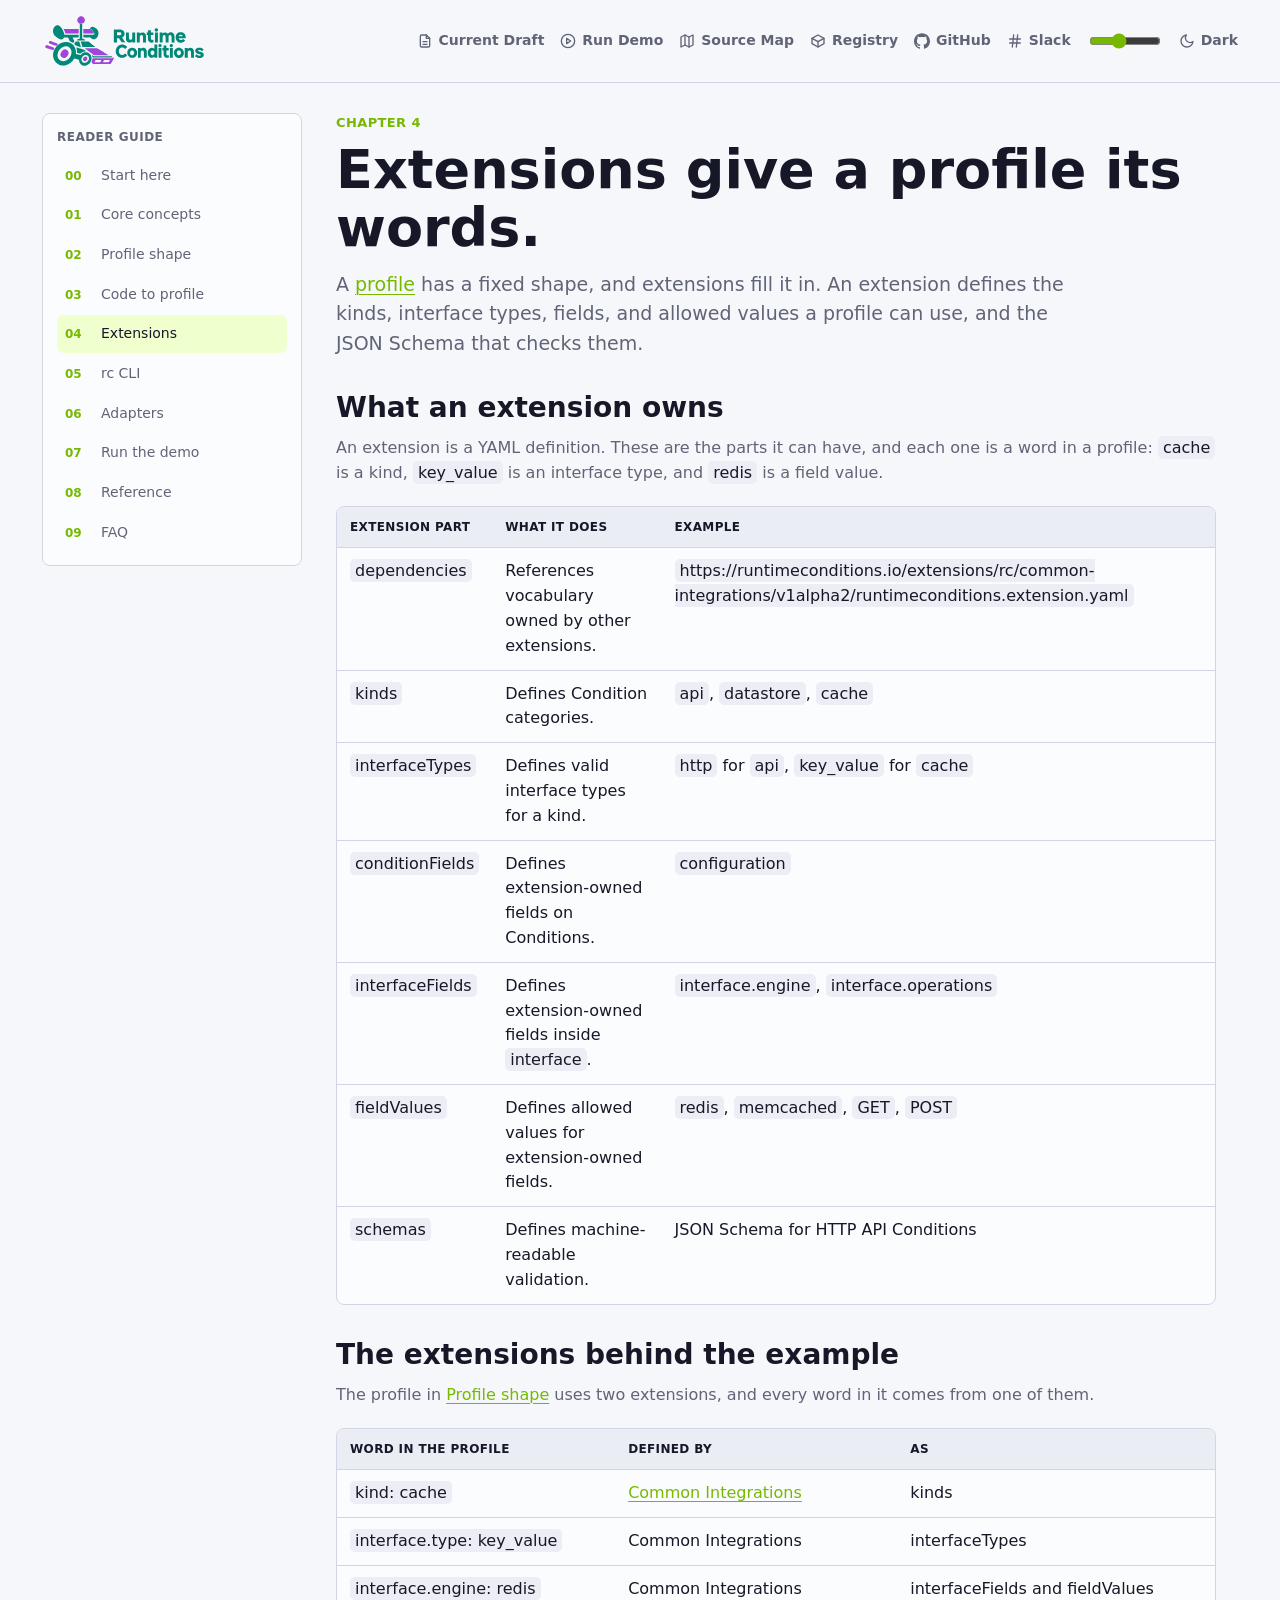
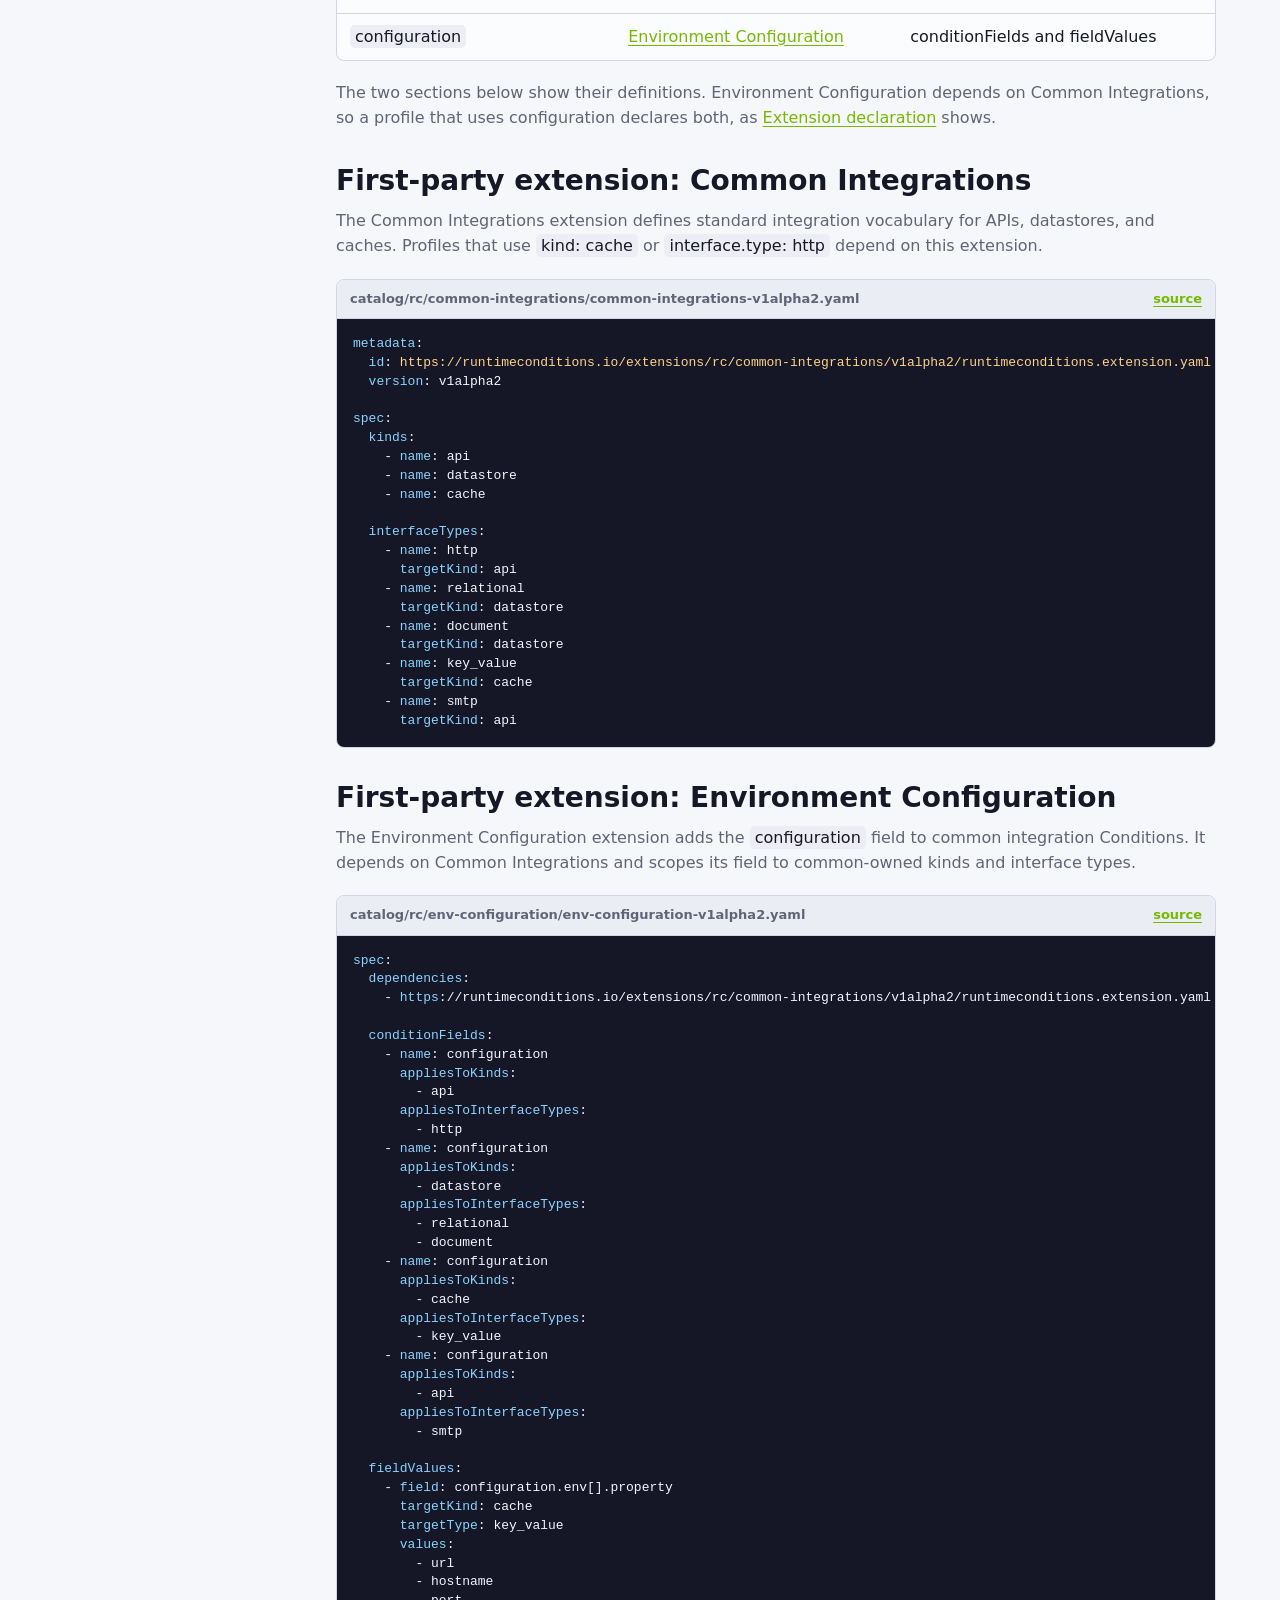
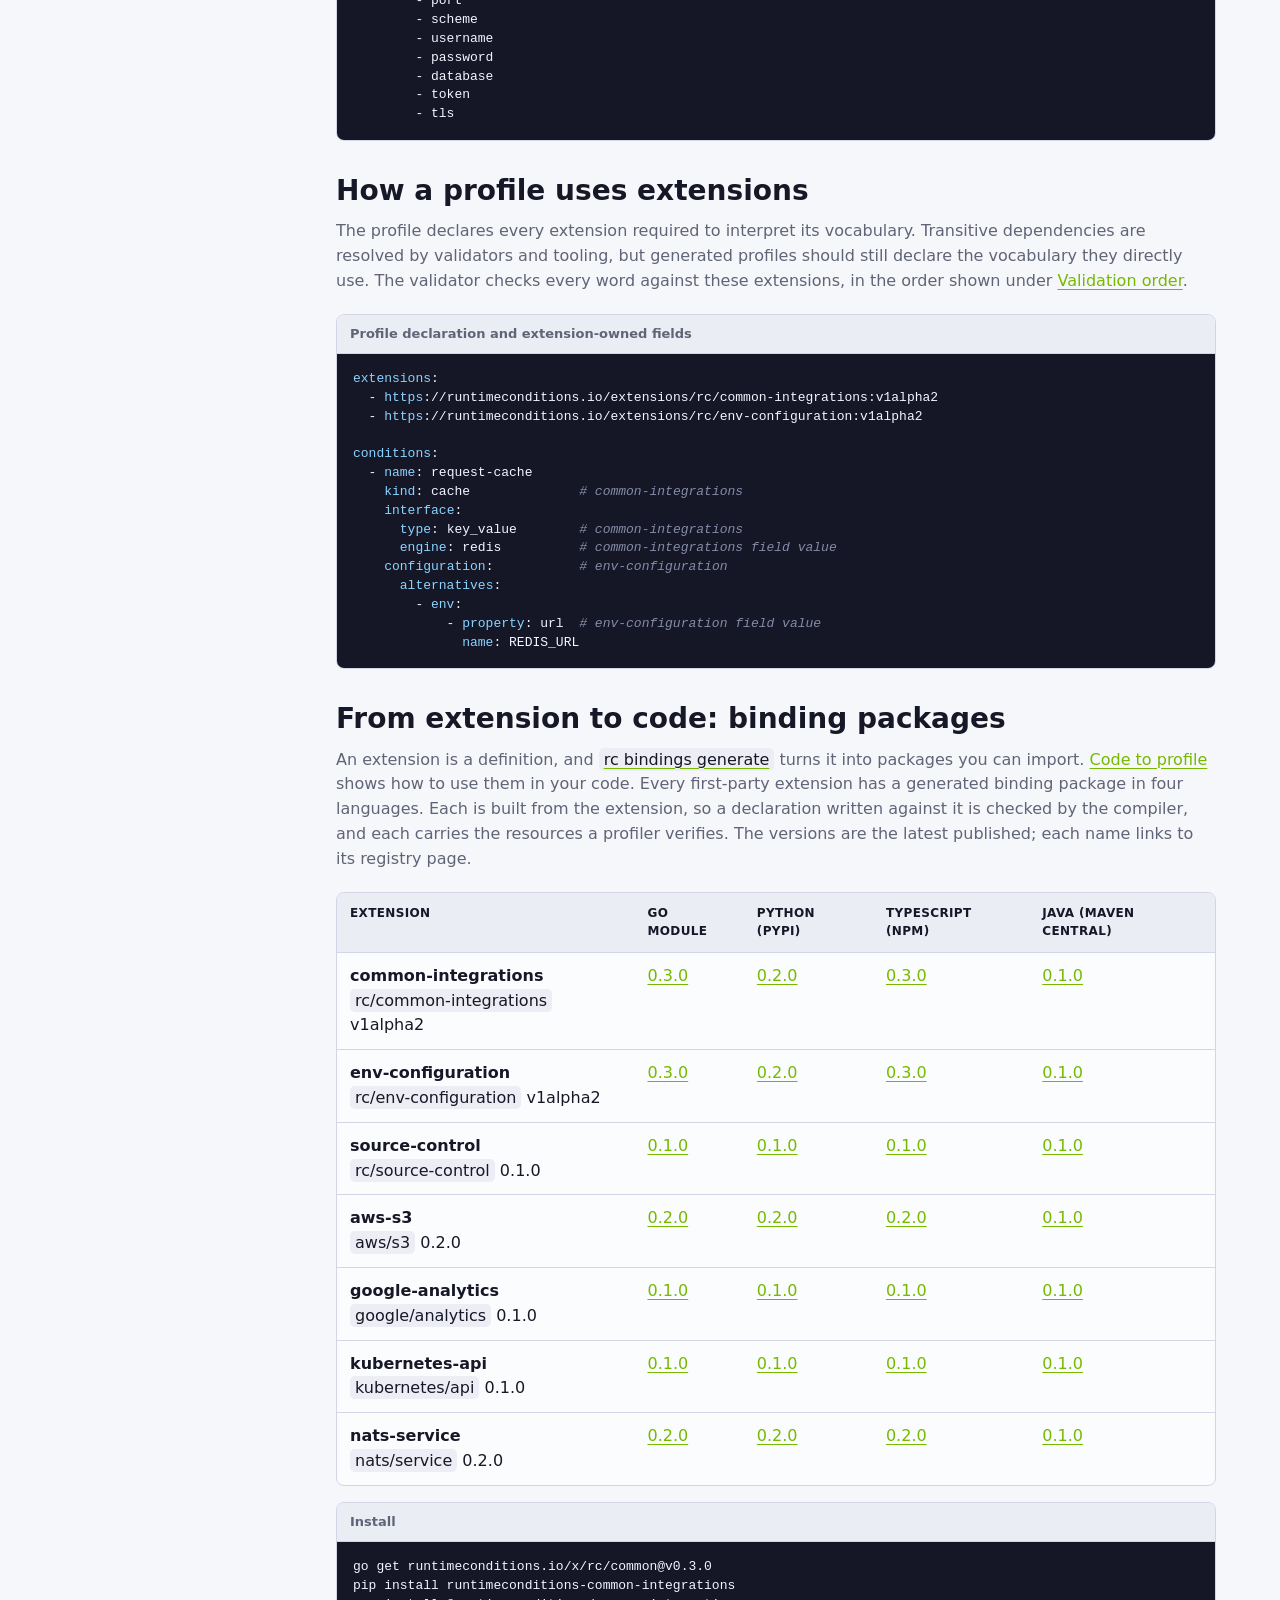
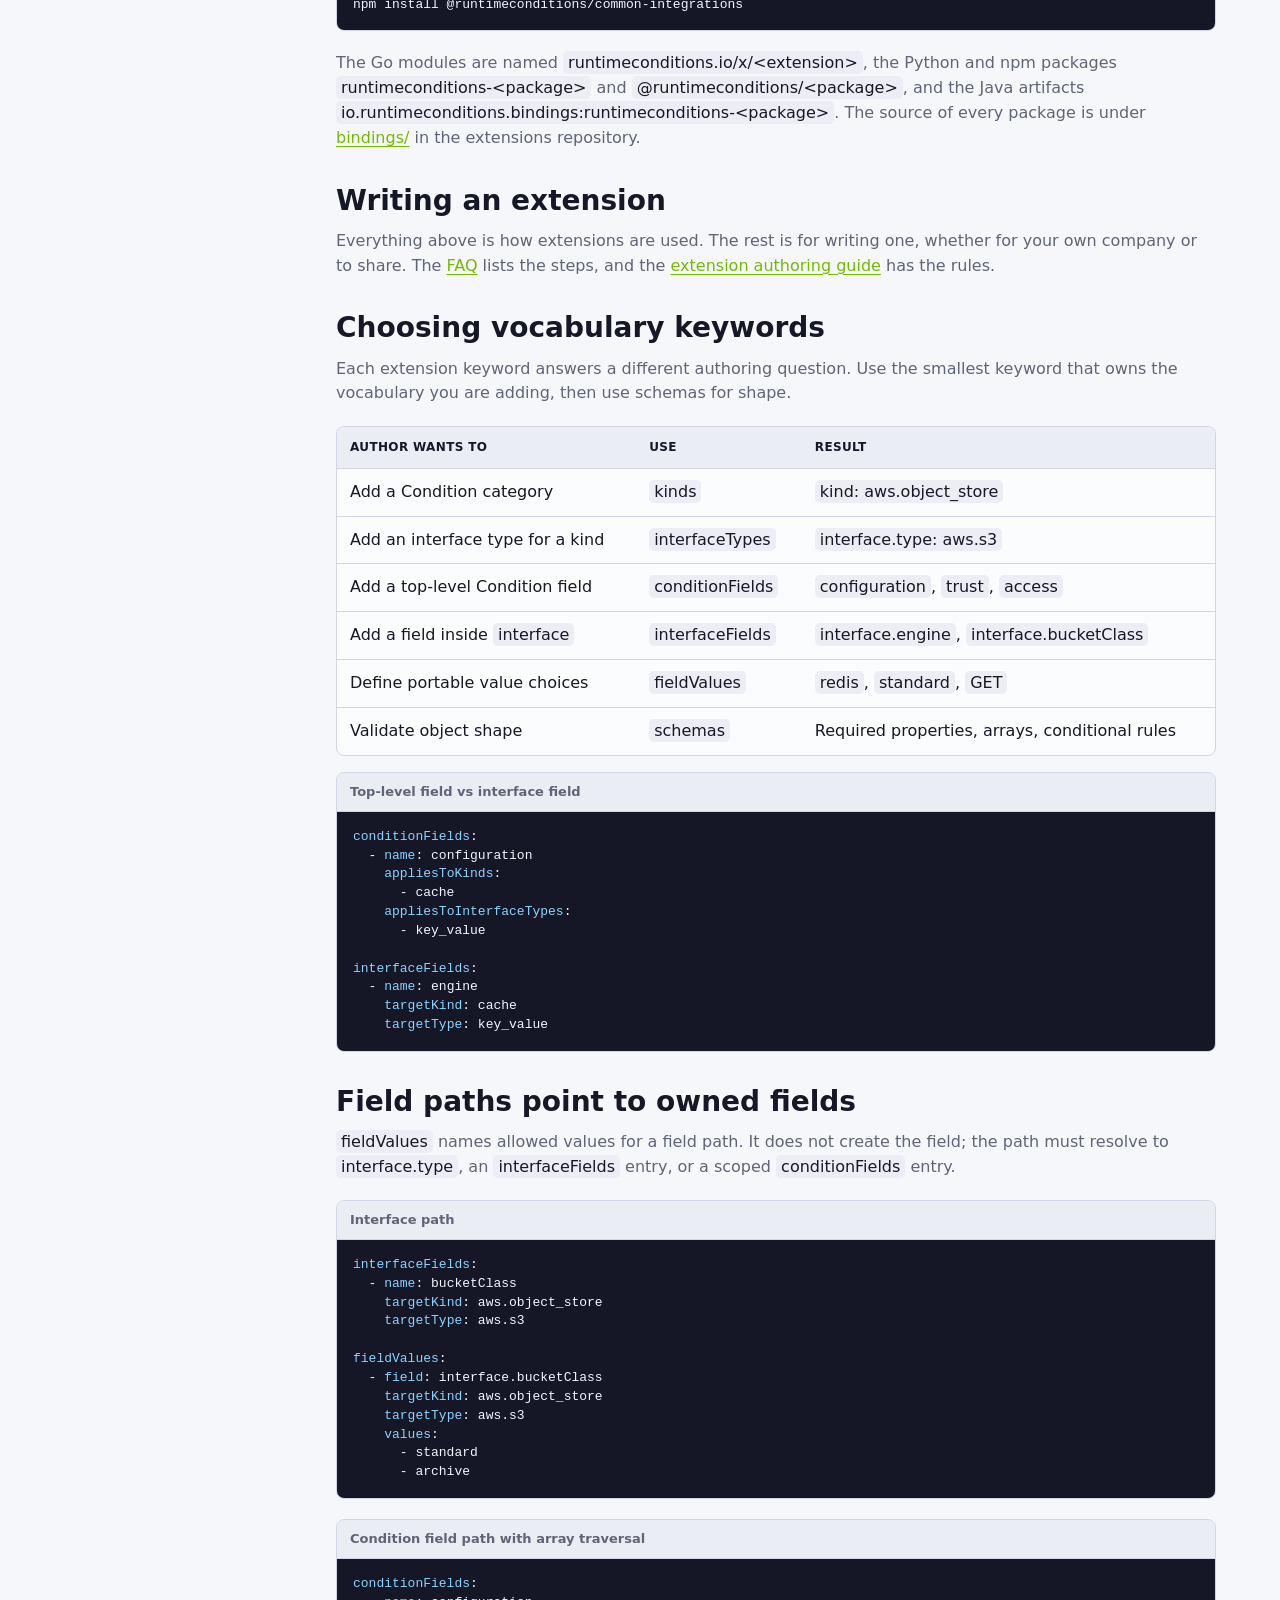
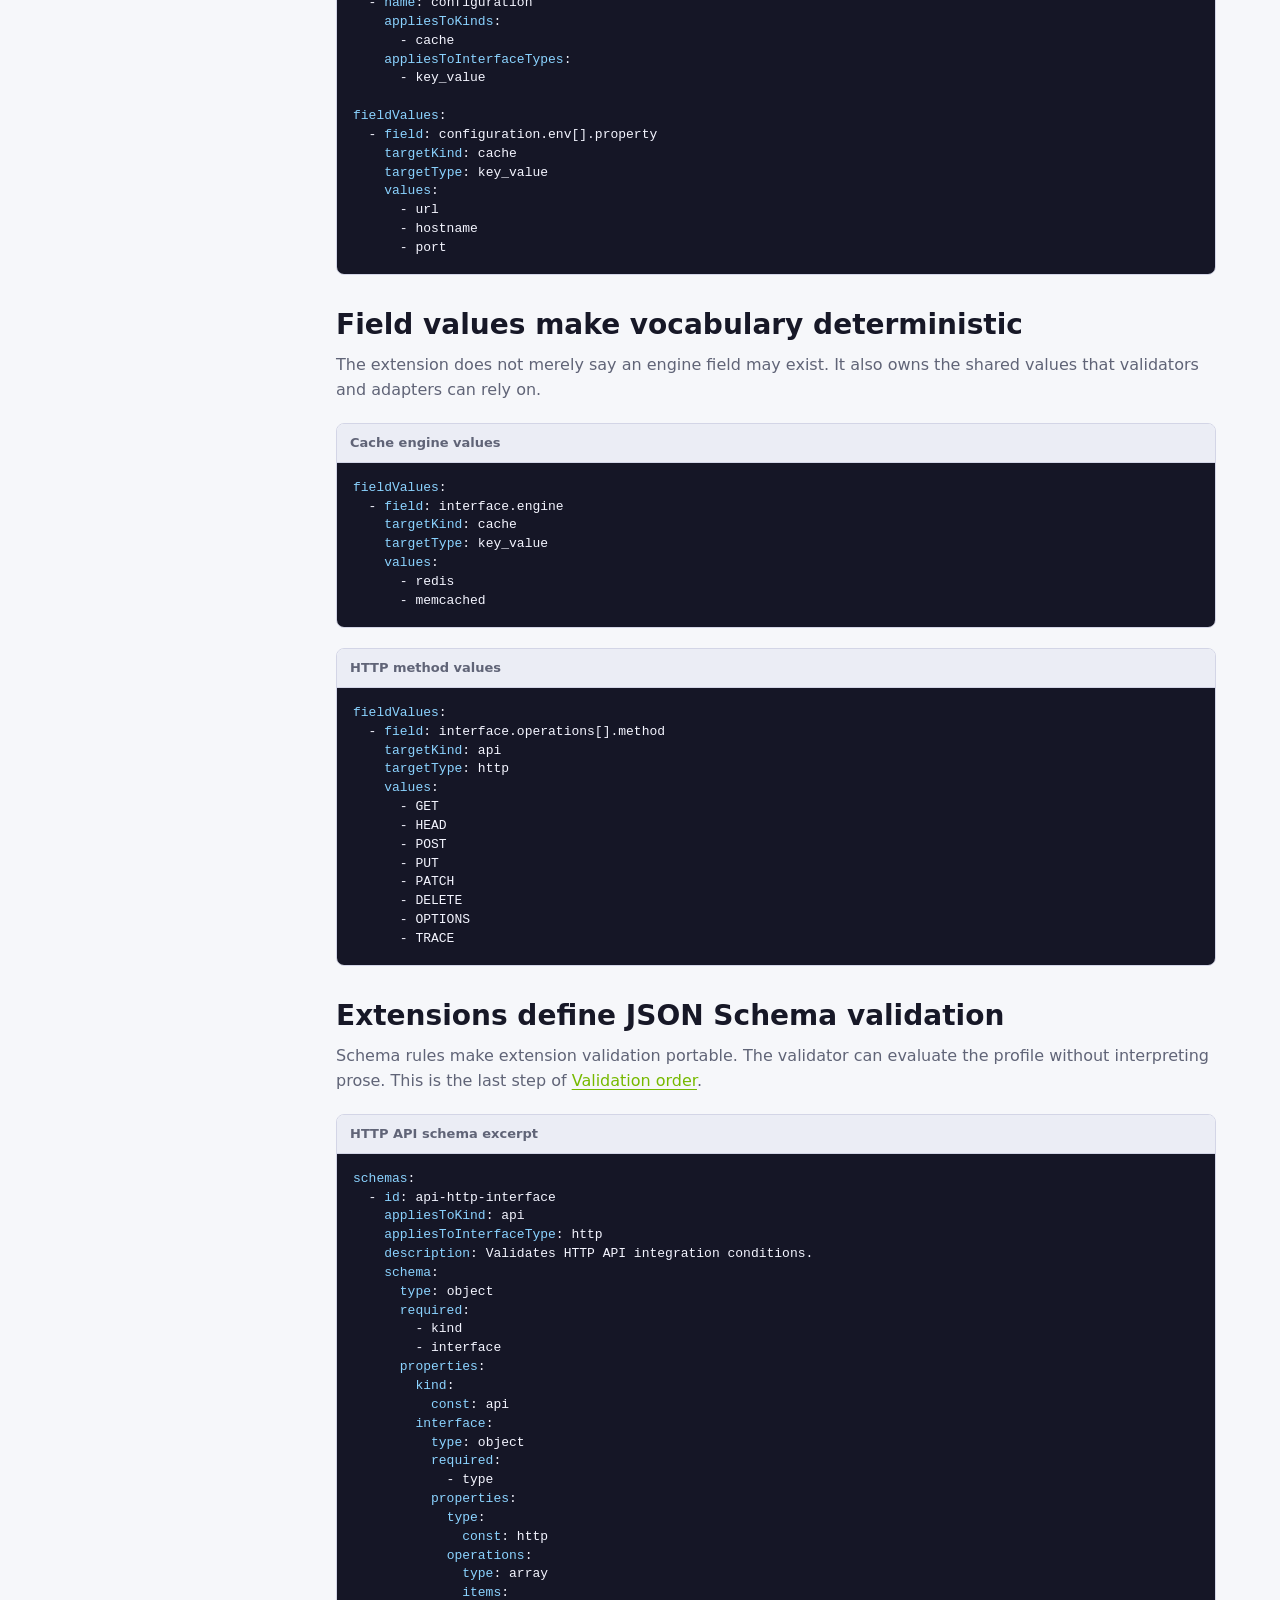
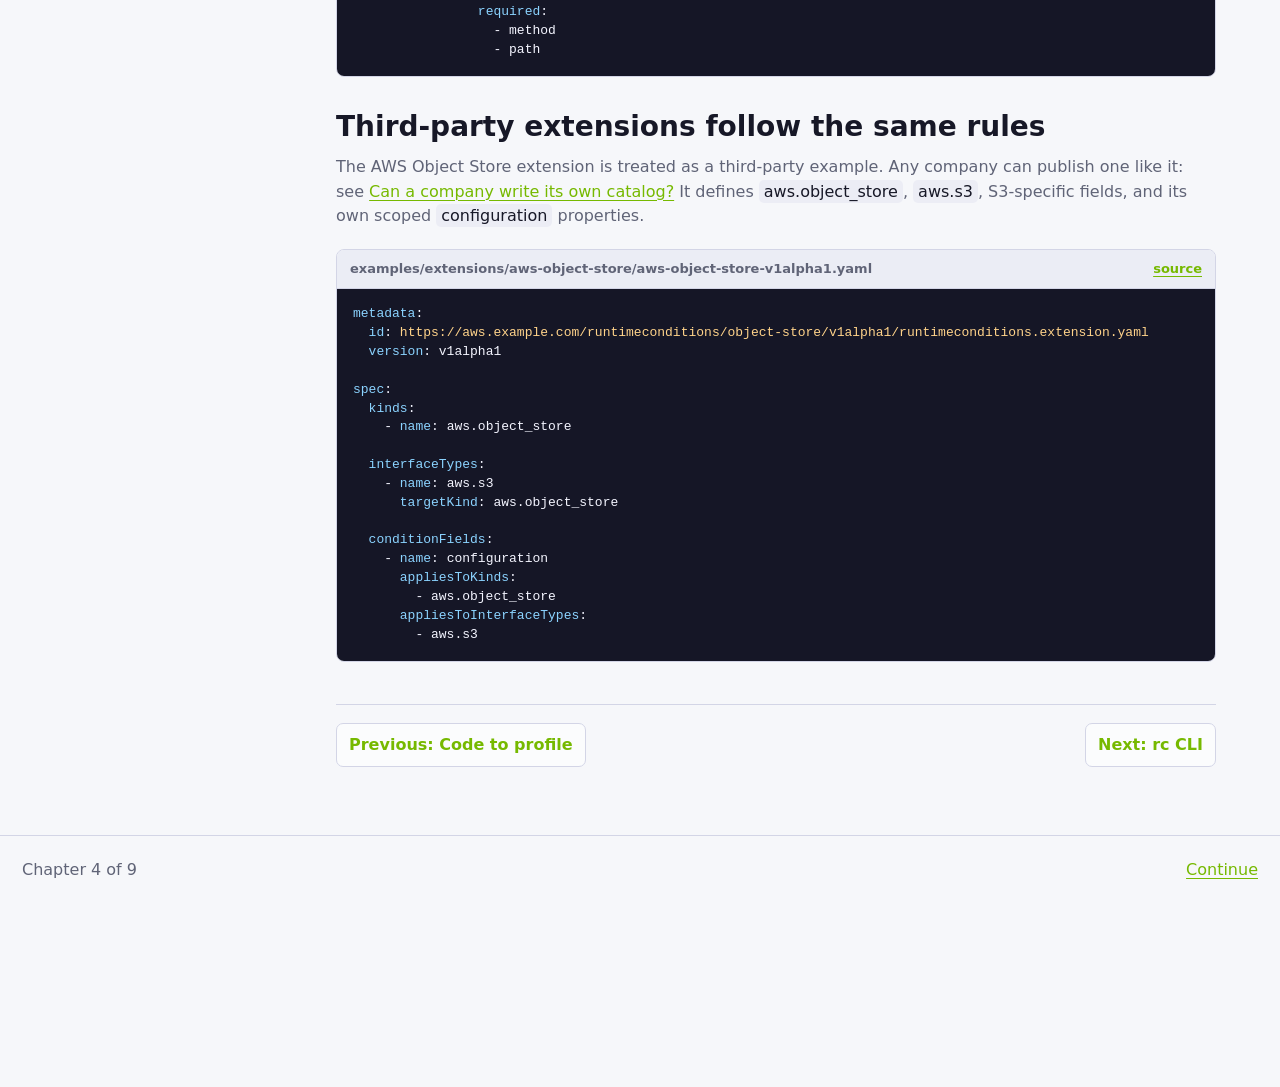
<file: extensions.html>
<!doctype html>
<html lang="en">
  <head>
    <meta charset="utf-8" />
    <meta name="viewport" content="width=device-width, initial-scale=1" />
    <title>Extensions | Runtime Conditions</title>
    <link rel="icon" type="image/svg+xml" href="assets/runtime-conditions-icon.svg" />
    <link rel="stylesheet" href="assets/styles.css" />
    <script src="assets/theme.js"></script>
  </head>
  <body>
    <header class="site-header">
      <div class="header-inner">
        <a class="brand" href="index.html"><img class="brand-logo" src="assets/runtime-conditions-logo.svg" width="165" height="56" alt="Runtime Conditions"></a>
        <nav class="top-links" aria-label="Top links">
          <a href="https://github.com/runtimeconditions/spec/blob/main/docs/sixth-draft.md" data-tip="Read the latest draft of the specification"><svg class="nav-icon" viewBox="0 0 24 24" width="16" height="16" fill="none" stroke="currentColor" stroke-width="2" stroke-linecap="round" stroke-linejoin="round" aria-hidden="true" focusable="false"><path d="M14 3H7a2 2 0 0 0-2 2v14a2 2 0 0 0 2 2h10a2 2 0 0 0 2-2V8z"/><path d="M14 3v5h5"/><path d="M9 13h6"/><path d="M9 17h6"/></svg><span>Current Draft</span></a>
          <a href="https://github.com/runtimeconditions/rc-demos/blob/main/README.md" data-tip="Run Runtime Conditions end to end on your own machine"><svg class="nav-icon" viewBox="0 0 24 24" width="16" height="16" fill="none" stroke="currentColor" stroke-width="2" stroke-linecap="round" stroke-linejoin="round" aria-hidden="true" focusable="false"><circle cx="12" cy="12" r="10"/><polygon points="10 8 16 12 10 16 10 8"/></svg><span>Run Demo</span></a>
          <a href="reference.html" data-tip="See where each part of this guide comes from in the source repositories"><svg class="nav-icon" viewBox="0 0 24 24" width="16" height="16" fill="none" stroke="currentColor" stroke-width="2" stroke-linecap="round" stroke-linejoin="round" aria-hidden="true" focusable="false"><path d="M3 6l6-3 6 3 6-3v15l-6 3-6-3-6 3z"/><path d="M9 3v15"/><path d="M15 6v15"/></svg><span>Source Map</span></a>
          <a href="https://extensions.runtimeconditions.io/" data-tip="Browse every extension and its Go, Python, TypeScript and Java packages"><svg class="nav-icon" viewBox="0 0 24 24" width="16" height="16" fill="none" stroke="currentColor" stroke-width="2" stroke-linecap="round" stroke-linejoin="round" aria-hidden="true" focusable="false"><path d="M21 8l-9-5-9 5 9 5 9-5z"/><path d="M3 8v8l9 5 9-5V8"/><path d="M12 13v8"/></svg><span>Registry</span></a>
          <a href="https://github.com/runtimeconditions" data-tip="Browse the Runtime Conditions repositories on GitHub"><svg class="nav-icon" viewBox="0 0 24 24" width="16" height="16" fill="currentColor" aria-hidden="true" focusable="false"><path d="M12 .297c-6.63 0-12 5.373-12 12 0 5.303 3.438 9.8 8.205 11.385.6.113.82-.258.82-.577 0-.285-.01-1.04-.015-2.04-3.338.724-4.042-1.61-4.042-1.61C4.422 18.07 3.633 17.7 3.633 17.7c-1.087-.744.084-.729.084-.729 1.205.084 1.838 1.236 1.838 1.236 1.07 1.835 2.809 1.305 3.495.998.108-.776.417-1.305.76-1.605-2.665-.3-5.466-1.332-5.466-5.93 0-1.31.465-2.38 1.235-3.22-.135-.303-.54-1.523.105-3.176 0 0 1.005-.322 3.3 1.23.96-.267 1.98-.399 3-.405 1.02.006 2.04.138 3 .405 2.28-1.552 3.285-1.23 3.285-1.23.645 1.653.24 2.873.12 3.176.765.84 1.23 1.91 1.23 3.22 0 4.61-2.805 5.625-5.475 5.92.42.36.81 1.096.81 2.22 0 1.606-.015 2.896-.015 3.286 0 .315.21.69.825.57C20.565 22.092 24 17.592 24 12.297c0-6.627-5.373-12-12-12"/></svg><span>GitHub</span></a>
          <a href="https://cloud-native.slack.com/archives/C0C0R4M65FZ" data-tip="Join the conversation on the CNCF Slack"><svg class="nav-icon" viewBox="0 0 24 24" width="16" height="16" fill="none" stroke="currentColor" stroke-width="2" stroke-linecap="round" stroke-linejoin="round" aria-hidden="true" focusable="false"><path d="M4 9h16"/><path d="M4 15h16"/><path d="M10 3L8 21"/><path d="M16 3l-2 18"/></svg><span>Slack</span></a>
        </nav>
      </div>
    </header>

    <div class="guide-layout">
      <aside class="sidebar" aria-label="Guide chapters">
        <p class="sidebar-title">Reader Guide</p>
        <ol class="chapter-list">
          <li><a href="index.html"><span class="num">00</span><span>Start here</span></a></li>
          <li><a href="concepts.html"><span class="num">01</span><span>Core concepts</span></a></li>
          <li><a href="spec.html"><span class="num">02</span><span>Profile shape</span></a></li>
          <li><a href="developers.html"><span class="num">03</span><span>Code to profile</span></a></li>
          <li><a aria-current="page" href="extensions.html"><span class="num">04</span><span>Extensions</span></a></li>
          <li><a href="cli.html"><span class="num">05</span><span>rc CLI</span></a></li>
          <li><a href="platform.html"><span class="num">06</span><span>Adapters</span></a></li>
          <li><a href="demo.html"><span class="num">07</span><span>Run the demo</span></a></li>
          <li><a href="reference.html"><span class="num">08</span><span>Reference</span></a></li>
          <li><a href="faq.html"><span class="num">09</span><span>FAQ</span></a></li>
        </ol>
      </aside>

      <main class="content">
        <p class="chapter-label">Chapter 4</p>
        <h1 class="page-title">Extensions give a profile its words.</h1>
        <p class="intro">
          A <a href="spec.html">profile</a> has a fixed shape, and extensions fill it in. An extension defines the kinds, interface types, fields, and allowed values a profile can use, and the JSON Schema that checks them.
        </p>

        <section class="section">
          <h2>What an extension owns</h2>
          <p class="short">An extension is a YAML definition. These are the parts it can have, and each one is a word in a profile: <code>cache</code> is a kind, <code>key_value</code> is an interface type, and <code>redis</code> is a field value.</p>
          <div class="table-wrap">
            <table>
              <thead>
                <tr><th>Extension Part</th><th>What It Does</th><th>Example</th></tr>
              </thead>
              <tbody>
                <tr><td><code>dependencies</code></td><td>References vocabulary owned by other extensions.</td><td><code>https://runtimeconditions.io/extensions/rc/common-integrations/v1alpha2/runtimeconditions.extension.yaml</code></td></tr>
                <tr><td><code>kinds</code></td><td>Defines Condition categories.</td><td><code>api</code>, <code>datastore</code>, <code>cache</code></td></tr>
                <tr><td><code>interfaceTypes</code></td><td>Defines valid interface types for a kind.</td><td><code>http</code> for <code>api</code>, <code>key_value</code> for <code>cache</code></td></tr>
                <tr><td><code>conditionFields</code></td><td>Defines extension-owned fields on Conditions.</td><td><code>configuration</code></td></tr>
                <tr><td><code>interfaceFields</code></td><td>Defines extension-owned fields inside <code>interface</code>.</td><td><code>interface.engine</code>, <code>interface.operations</code></td></tr>
                <tr><td><code>fieldValues</code></td><td>Defines allowed values for extension-owned fields.</td><td><code>redis</code>, <code>memcached</code>, <code>GET</code>, <code>POST</code></td></tr>
                <tr><td><code>schemas</code></td><td>Defines machine-readable validation.</td><td>JSON Schema for HTTP API Conditions</td></tr>
              </tbody>
            </table>
          </div>
        </section>

        <section class="section" id="behind-the-example">
          <h2>The extensions behind the example</h2>
          <p class="short">
            The profile in <a href="spec.html#complete-profile">Profile shape</a> uses two extensions, and every word in it comes from one of them.
          </p>
          <div class="table-wrap">
            <table>
              <thead><tr><th>Word in the profile</th><th>Defined by</th><th>As</th></tr></thead>
              <tbody>
<tr><td><code>kind: cache</code></td><td><a href="https://github.com/runtimeconditions/extensions/tree/main/catalog/rc/common-integrations">Common Integrations</a></td><td>kinds</td></tr>
<tr><td><code>interface.type: key_value</code></td><td>Common Integrations</td><td>interfaceTypes</td></tr>
<tr><td><code>interface.engine: redis</code></td><td>Common Integrations</td><td>interfaceFields and fieldValues</td></tr>
<tr><td><code>configuration</code></td><td><a href="https://github.com/runtimeconditions/extensions/tree/main/catalog/rc/env-configuration">Environment Configuration</a></td><td>conditionFields and fieldValues</td></tr>
              </tbody>
            </table>
          </div>
          <p class="short">
            The two sections below show their definitions. Environment Configuration depends on Common Integrations, so a profile that uses configuration declares both, as <a href="spec.html#extension-declaration">Extension declaration</a> shows.
          </p>
        </section>

        <section class="section">
          <h2>First-party extension: Common Integrations</h2>
          <p class="short">
            The Common Integrations extension defines standard integration vocabulary for APIs, datastores, and caches. Profiles that use <code>kind: cache</code> or <code>interface.type: http</code> depend on this extension.
          </p>
          <div class="example">
            <div class="example-title">
              <span>catalog/rc/common-integrations/common-integrations-v1alpha2.yaml</span>
              <a href="https://github.com/runtimeconditions/extensions/blob/main/catalog/rc/common-integrations/common-integrations-v1alpha2.yaml">source</a>
            </div>
            <pre><code>metadata:
  id: https://runtimeconditions.io/extensions/rc/common-integrations/v1alpha2/runtimeconditions.extension.yaml
  version: v1alpha2

spec:
  kinds:
    - name: api
    - name: datastore
    - name: cache

  interfaceTypes:
    - name: http
      targetKind: api
    - name: relational
      targetKind: datastore
    - name: document
      targetKind: datastore
    - name: key_value
      targetKind: cache
    - name: smtp
      targetKind: api</code></pre>
          </div>
        </section>

        <section class="section">
          <h2>First-party extension: Environment Configuration</h2>
          <p class="short">
            The Environment Configuration extension adds the <code>configuration</code> field to common integration Conditions. It depends on Common Integrations and scopes its field to common-owned kinds and interface types.
          </p>
          <div class="example">
            <div class="example-title">
              <span>catalog/rc/env-configuration/env-configuration-v1alpha2.yaml</span>
              <a href="https://github.com/runtimeconditions/extensions/blob/main/catalog/rc/env-configuration/env-configuration-v1alpha2.yaml">source</a>
            </div>
            <pre><code>spec:
  dependencies:
    - https://runtimeconditions.io/extensions/rc/common-integrations/v1alpha2/runtimeconditions.extension.yaml

  conditionFields:
    - name: configuration
      appliesToKinds:
        - api
      appliesToInterfaceTypes:
        - http
    - name: configuration
      appliesToKinds:
        - datastore
      appliesToInterfaceTypes:
        - relational
        - document
    - name: configuration
      appliesToKinds:
        - cache
      appliesToInterfaceTypes:
        - key_value
    - name: configuration
      appliesToKinds:
        - api
      appliesToInterfaceTypes:
        - smtp

  fieldValues:
    - field: configuration.env[].property
      targetKind: cache
      targetType: key_value
      values:
        - url
        - hostname
        - port
        - scheme
        - username
        - password
        - database
        - token
        - tls</code></pre>
          </div>
        </section>

        <section class="section">
          <h2>How a profile uses extensions</h2>
          <p class="short">
            The profile declares every extension required to interpret its vocabulary. Transitive dependencies are resolved by validators and tooling, but generated profiles should still declare the vocabulary they directly use. The validator checks every word against these extensions, in the order shown under <a href="spec.html#validation-order">Validation order</a>.
          </p>
          <div class="example">
            <div class="example-title">Profile declaration and extension-owned fields</div>
            <pre><code>extensions:
  - https://runtimeconditions.io/extensions/rc/common-integrations:v1alpha2
  - https://runtimeconditions.io/extensions/rc/env-configuration:v1alpha2

conditions:
  - name: request-cache
    kind: cache              # common-integrations
    interface:
      type: key_value        # common-integrations
      engine: redis          # common-integrations field value
    configuration:           # env-configuration
      alternatives:
        - env:
            - property: url  # env-configuration field value
              name: REDIS_URL</code></pre>
          </div>
        </section>

        <section class="section" id="binding-packages">
          <h2>From extension to code: binding packages</h2>
          <p class="short">
            An extension is a definition, and <a href="cli.html#bindings"><code>rc bindings generate</code></a> turns it into packages you can import. <a href="developers.html">Code to profile</a> shows how to use them in your code.
            Every first-party extension has a generated binding package in four languages. Each is built from the extension, so a declaration written against it is checked by the compiler, and each carries the resources a profiler verifies. The versions are the latest published; each name links to its registry page.
          </p>
          <div class="table-wrap">
            <table>
              <thead>
                <tr><th>Extension</th><th>Go module</th><th>Python (PyPI)</th><th>TypeScript (npm)</th><th>Java (Maven Central)</th></tr>
              </thead>
              <tbody>
                <tr>
                  <td><strong>common-integrations</strong><br /><code>rc/common-integrations</code> v1alpha2</td>
                  <td><a href="https://pkg.go.dev/runtimeconditions.io/x/rc/common@v0.3.0">0.3.0</a></td>
                  <td><a href="https://pypi.org/project/runtimeconditions-common-integrations/">0.2.0</a></td>
                  <td><a href="https://www.npmjs.com/package/@runtimeconditions/common-integrations">0.3.0</a></td>
                  <td><a href="https://central.sonatype.com/artifact/io.runtimeconditions.bindings/runtimeconditions-common-integrations/0.1.0">0.1.0</a></td>
                </tr>
                <tr>
                  <td><strong>env-configuration</strong><br /><code>rc/env-configuration</code> v1alpha2</td>
                  <td><a href="https://pkg.go.dev/runtimeconditions.io/x/rc/env@v0.3.0">0.3.0</a></td>
                  <td><a href="https://pypi.org/project/runtimeconditions-env-configuration/">0.2.0</a></td>
                  <td><a href="https://www.npmjs.com/package/@runtimeconditions/env-configuration">0.3.0</a></td>
                  <td><a href="https://central.sonatype.com/artifact/io.runtimeconditions.bindings/runtimeconditions-env-configuration/0.1.0">0.1.0</a></td>
                </tr>
                <tr>
                  <td><strong>source-control</strong><br /><code>rc/source-control</code> 0.1.0</td>
                  <td><a href="https://pkg.go.dev/runtimeconditions.io/x/rc/source@v0.1.0">0.1.0</a></td>
                  <td><a href="https://pypi.org/project/runtimeconditions-source-control/">0.1.0</a></td>
                  <td><a href="https://www.npmjs.com/package/@runtimeconditions/source-control">0.1.0</a></td>
                  <td><a href="https://central.sonatype.com/artifact/io.runtimeconditions.bindings/runtimeconditions-source-control/0.1.0">0.1.0</a></td>
                </tr>
                <tr>
                  <td><strong>aws-s3</strong><br /><code>aws/s3</code> 0.2.0</td>
                  <td><a href="https://pkg.go.dev/runtimeconditions.io/x/aws/s3@v0.2.0">0.2.0</a></td>
                  <td><a href="https://pypi.org/project/runtimeconditions-aws-s3/">0.2.0</a></td>
                  <td><a href="https://www.npmjs.com/package/@runtimeconditions/aws-s3">0.2.0</a></td>
                  <td><a href="https://central.sonatype.com/artifact/io.runtimeconditions.bindings/runtimeconditions-aws-s3/0.1.0">0.1.0</a></td>
                </tr>
                <tr>
                  <td><strong>google-analytics</strong><br /><code>google/analytics</code> 0.1.0</td>
                  <td><a href="https://pkg.go.dev/runtimeconditions.io/x/google/analytics@v0.1.0">0.1.0</a></td>
                  <td><a href="https://pypi.org/project/runtimeconditions-google-analytics/">0.1.0</a></td>
                  <td><a href="https://www.npmjs.com/package/@runtimeconditions/google-analytics">0.1.0</a></td>
                  <td><a href="https://central.sonatype.com/artifact/io.runtimeconditions.bindings/runtimeconditions-google-analytics/0.1.0">0.1.0</a></td>
                </tr>
                <tr>
                  <td><strong>kubernetes-api</strong><br /><code>kubernetes/api</code> 0.1.0</td>
                  <td><a href="https://pkg.go.dev/runtimeconditions.io/x/kubernetes/api@v0.1.0">0.1.0</a></td>
                  <td><a href="https://pypi.org/project/runtimeconditions-kubernetes-api/">0.1.0</a></td>
                  <td><a href="https://www.npmjs.com/package/@runtimeconditions/kubernetes-api">0.1.0</a></td>
                  <td><a href="https://central.sonatype.com/artifact/io.runtimeconditions.bindings/runtimeconditions-kubernetes-api/0.1.0">0.1.0</a></td>
                </tr>
                <tr>
                  <td><strong>nats-service</strong><br /><code>nats/service</code> 0.2.0</td>
                  <td><a href="https://pkg.go.dev/runtimeconditions.io/x/nats/service@v0.2.0">0.2.0</a></td>
                  <td><a href="https://pypi.org/project/runtimeconditions-nats-service/">0.2.0</a></td>
                  <td><a href="https://www.npmjs.com/package/@runtimeconditions/nats-service">0.2.0</a></td>
                  <td><a href="https://central.sonatype.com/artifact/io.runtimeconditions.bindings/runtimeconditions-nats-service/0.1.0">0.1.0</a></td>
                </tr>
              </tbody>
            </table>
          </div>
          <div class="example">
            <div class="example-title">Install</div>
            <pre><code>go get runtimeconditions.io/x/rc/common@v0.3.0
pip install runtimeconditions-common-integrations
npm install @runtimeconditions/common-integrations</code></pre>
          </div>
          <p class="short">
            The Go modules are named <code>runtimeconditions.io/x/&lt;extension&gt;</code>, the Python and npm packages <code>runtimeconditions-&lt;package&gt;</code> and <code>@runtimeconditions/&lt;package&gt;</code>, and the Java artifacts <code>io.runtimeconditions.bindings:runtimeconditions-&lt;package&gt;</code>. The source of every package is under <a href="https://github.com/runtimeconditions/extensions/tree/main/bindings">bindings/</a> in the extensions repository.
          </p>
        </section>

        <section class="section" id="writing">
          <h2>Writing an extension</h2>
          <p class="short">
            Everything above is how extensions are used. The rest is for writing one, whether for your own company or to share. The <a href="faq.html#own-catalog">FAQ</a> lists the steps, and the <a href="https://github.com/runtimeconditions/spec/blob/main/docs/guides/extension-authoring.md">extension authoring guide</a> has the rules.
          </p>
        </section>

        <section class="section">
          <h2>Choosing vocabulary keywords</h2>
          <p class="short">
            Each extension keyword answers a different authoring question. Use the smallest keyword that owns the vocabulary you are adding, then use schemas for shape.
          </p>
          <div class="table-wrap">
            <table>
              <thead>
                <tr><th>Author wants to</th><th>Use</th><th>Result</th></tr>
              </thead>
              <tbody>
                <tr><td>Add a Condition category</td><td><code>kinds</code></td><td><code>kind: aws.object_store</code></td></tr>
                <tr><td>Add an interface type for a kind</td><td><code>interfaceTypes</code></td><td><code>interface.type: aws.s3</code></td></tr>
                <tr><td>Add a top-level Condition field</td><td><code>conditionFields</code></td><td><code>configuration</code>, <code>trust</code>, <code>access</code></td></tr>
                <tr><td>Add a field inside <code>interface</code></td><td><code>interfaceFields</code></td><td><code>interface.engine</code>, <code>interface.bucketClass</code></td></tr>
                <tr><td>Define portable value choices</td><td><code>fieldValues</code></td><td><code>redis</code>, <code>standard</code>, <code>GET</code></td></tr>
                <tr><td>Validate object shape</td><td><code>schemas</code></td><td>Required properties, arrays, conditional rules</td></tr>
              </tbody>
            </table>
          </div>
          <div class="example">
            <div class="example-title">Top-level field vs interface field</div>
            <pre><code>conditionFields:
  - name: configuration
    appliesToKinds:
      - cache
    appliesToInterfaceTypes:
      - key_value

interfaceFields:
  - name: engine
    targetKind: cache
    targetType: key_value</code></pre>
          </div>
        </section>

        <section class="section">
          <h2>Field paths point to owned fields</h2>
          <p class="short">
            <code>fieldValues</code> names allowed values for a field path. It does not create the field; the path must resolve to <code>interface.type</code>, an <code>interfaceFields</code> entry, or a scoped <code>conditionFields</code> entry.
          </p>
          <div class="example">
            <div class="example-title">Interface path</div>
            <pre><code>interfaceFields:
  - name: bucketClass
    targetKind: aws.object_store
    targetType: aws.s3

fieldValues:
  - field: interface.bucketClass
    targetKind: aws.object_store
    targetType: aws.s3
    values:
      - standard
      - archive</code></pre>
          </div>
          <div class="example">
            <div class="example-title">Condition field path with array traversal</div>
            <pre><code>conditionFields:
  - name: configuration
    appliesToKinds:
      - cache
    appliesToInterfaceTypes:
      - key_value

fieldValues:
  - field: configuration.env[].property
    targetKind: cache
    targetType: key_value
    values:
      - url
      - hostname
      - port</code></pre>
          </div>
        </section>

        <section class="section">
          <h2>Field values make vocabulary deterministic</h2>
          <p class="short">
            The extension does not merely say an engine field may exist. It also owns the shared values that validators and adapters can rely on.
          </p>
          <div class="example">
            <div class="example-title">Cache engine values</div>
            <pre><code>fieldValues:
  - field: interface.engine
    targetKind: cache
    targetType: key_value
    values:
      - redis
      - memcached</code></pre>
          </div>
          <div class="example">
            <div class="example-title">HTTP method values</div>
            <pre><code>fieldValues:
  - field: interface.operations[].method
    targetKind: api
    targetType: http
    values:
      - GET
      - HEAD
      - POST
      - PUT
      - PATCH
      - DELETE
      - OPTIONS
      - TRACE</code></pre>
          </div>
        </section>

        <section class="section">
          <h2>Extensions define JSON Schema validation</h2>
          <p class="short">
            Schema rules make extension validation portable. The validator can evaluate the profile without interpreting prose. This is the last step of <a href="spec.html#validation-order">Validation order</a>.
          </p>
          <div class="example">
            <div class="example-title">HTTP API schema excerpt</div>
            <pre><code>schemas:
  - id: api-http-interface
    appliesToKind: api
    appliesToInterfaceType: http
    description: Validates HTTP API integration conditions.
    schema:
      type: object
      required:
        - kind
        - interface
      properties:
        kind:
          const: api
        interface:
          type: object
          required:
            - type
          properties:
            type:
              const: http
            operations:
              type: array
              items:
                required:
                  - method
                  - path</code></pre>
          </div>
        </section>

        <section class="section">
          <h2>Third-party extensions follow the same rules</h2>
          <p class="short">
            The AWS Object Store extension is treated as a third-party example. Any company can publish one like it: see <a href="faq.html#own-catalog">Can a company write its own catalog?</a> It defines <code>aws.object_store</code>, <code>aws.s3</code>, S3-specific fields, and its own scoped <code>configuration</code> properties.
          </p>
          <div class="example">
            <div class="example-title">
              <span>examples/extensions/aws-object-store/aws-object-store-v1alpha1.yaml</span>
              <a href="https://github.com/runtimeconditions/spec/blob/main/examples/extensions/aws-object-store/aws-object-store-v1alpha1.yaml">source</a>
            </div>
            <pre><code>metadata:
  id: https://aws.example.com/runtimeconditions/object-store/v1alpha1/runtimeconditions.extension.yaml
  version: v1alpha1

spec:
  kinds:
    - name: aws.object_store

  interfaceTypes:
    - name: aws.s3
      targetKind: aws.object_store

  conditionFields:
    - name: configuration
      appliesToKinds:
        - aws.object_store
      appliesToInterfaceTypes:
        - aws.s3</code></pre>
          </div>
        </section>

        <nav class="page-nav" aria-label="Page navigation">
          <a href="developers.html">Previous: Code to profile</a>
          <a href="cli.html">Next: rc CLI</a>
        </nav>
      </main>
    </div>

    <footer class="footer">
      <div class="footer-inner">
        <span>Chapter 4 of 9</span>
        <a href="cli.html">Continue</a>
      </div>
    </footer>
    <script src="assets/syntax.js" defer></script>
  </body>
</html>
</file>
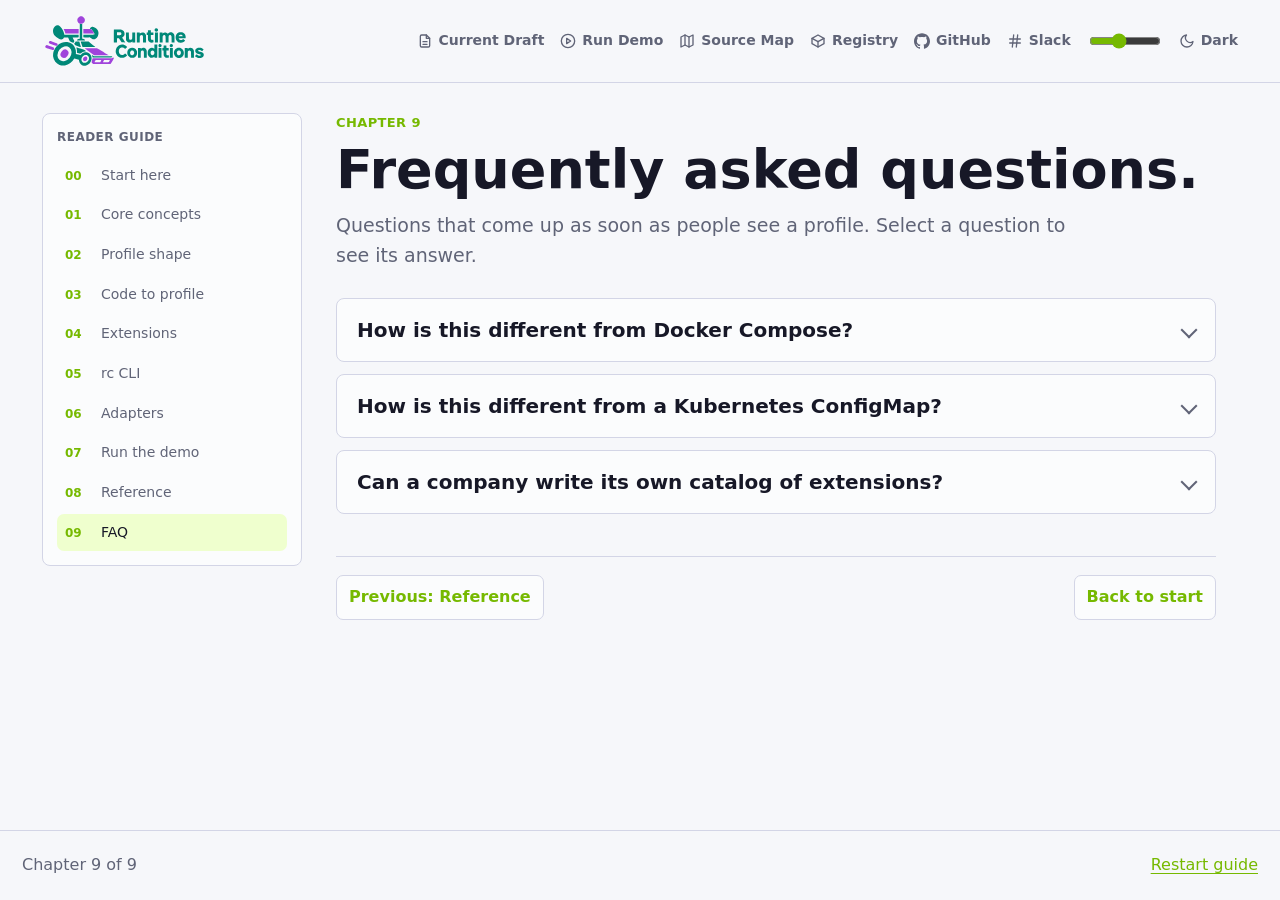
<file: faq.html>
<!doctype html>
<html lang="en">
  <head>
    <meta charset="utf-8" />
    <meta name="viewport" content="width=device-width, initial-scale=1" />
    <title>FAQ | Runtime Conditions</title>
    <link rel="icon" type="image/svg+xml" href="assets/runtime-conditions-icon.svg" />
    <link rel="stylesheet" href="assets/styles.css" />
    <script src="assets/theme.js"></script>
  </head>
  <body>
    <header class="site-header">
      <div class="header-inner">
        <a class="brand" href="index.html"><img class="brand-logo" src="assets/runtime-conditions-logo.svg" width="165" height="56" alt="Runtime Conditions"></a>
        <nav class="top-links" aria-label="Top links">
          <a href="https://github.com/runtimeconditions/spec/blob/main/docs/sixth-draft.md" data-tip="Read the latest draft of the specification"><svg class="nav-icon" viewBox="0 0 24 24" width="16" height="16" fill="none" stroke="currentColor" stroke-width="2" stroke-linecap="round" stroke-linejoin="round" aria-hidden="true" focusable="false"><path d="M14 3H7a2 2 0 0 0-2 2v14a2 2 0 0 0 2 2h10a2 2 0 0 0 2-2V8z"/><path d="M14 3v5h5"/><path d="M9 13h6"/><path d="M9 17h6"/></svg><span>Current Draft</span></a>
          <a href="https://github.com/runtimeconditions/rc-demos/blob/main/README.md" data-tip="Run Runtime Conditions end to end on your own machine"><svg class="nav-icon" viewBox="0 0 24 24" width="16" height="16" fill="none" stroke="currentColor" stroke-width="2" stroke-linecap="round" stroke-linejoin="round" aria-hidden="true" focusable="false"><circle cx="12" cy="12" r="10"/><polygon points="10 8 16 12 10 16 10 8"/></svg><span>Run Demo</span></a>
          <a href="reference.html" data-tip="See where each part of this guide comes from in the source repositories"><svg class="nav-icon" viewBox="0 0 24 24" width="16" height="16" fill="none" stroke="currentColor" stroke-width="2" stroke-linecap="round" stroke-linejoin="round" aria-hidden="true" focusable="false"><path d="M3 6l6-3 6 3 6-3v15l-6 3-6-3-6 3z"/><path d="M9 3v15"/><path d="M15 6v15"/></svg><span>Source Map</span></a>
          <a href="https://extensions.runtimeconditions.io/" data-tip="Browse every extension and its Go, Python, TypeScript and Java packages"><svg class="nav-icon" viewBox="0 0 24 24" width="16" height="16" fill="none" stroke="currentColor" stroke-width="2" stroke-linecap="round" stroke-linejoin="round" aria-hidden="true" focusable="false"><path d="M21 8l-9-5-9 5 9 5 9-5z"/><path d="M3 8v8l9 5 9-5V8"/><path d="M12 13v8"/></svg><span>Registry</span></a>
          <a href="https://github.com/runtimeconditions" data-tip="Browse the Runtime Conditions repositories on GitHub"><svg class="nav-icon" viewBox="0 0 24 24" width="16" height="16" fill="currentColor" aria-hidden="true" focusable="false"><path d="M12 .297c-6.63 0-12 5.373-12 12 0 5.303 3.438 9.8 8.205 11.385.6.113.82-.258.82-.577 0-.285-.01-1.04-.015-2.04-3.338.724-4.042-1.61-4.042-1.61C4.422 18.07 3.633 17.7 3.633 17.7c-1.087-.744.084-.729.084-.729 1.205.084 1.838 1.236 1.838 1.236 1.07 1.835 2.809 1.305 3.495.998.108-.776.417-1.305.76-1.605-2.665-.3-5.466-1.332-5.466-5.93 0-1.31.465-2.38 1.235-3.22-.135-.303-.54-1.523.105-3.176 0 0 1.005-.322 3.3 1.23.96-.267 1.98-.399 3-.405 1.02.006 2.04.138 3 .405 2.28-1.552 3.285-1.23 3.285-1.23.645 1.653.24 2.873.12 3.176.765.84 1.23 1.91 1.23 3.22 0 4.61-2.805 5.625-5.475 5.92.42.36.81 1.096.81 2.22 0 1.606-.015 2.896-.015 3.286 0 .315.21.69.825.57C20.565 22.092 24 17.592 24 12.297c0-6.627-5.373-12-12-12"/></svg><span>GitHub</span></a>
          <a href="https://cloud-native.slack.com/archives/C0C0R4M65FZ" data-tip="Join the conversation on the CNCF Slack"><svg class="nav-icon" viewBox="0 0 24 24" width="16" height="16" fill="none" stroke="currentColor" stroke-width="2" stroke-linecap="round" stroke-linejoin="round" aria-hidden="true" focusable="false"><path d="M4 9h16"/><path d="M4 15h16"/><path d="M10 3L8 21"/><path d="M16 3l-2 18"/></svg><span>Slack</span></a>
        </nav>
      </div>
    </header>

    <div class="guide-layout">
      <aside class="sidebar" aria-label="Guide chapters">
        <p class="sidebar-title">Reader Guide</p>
        <ol class="chapter-list">
          <li><a href="index.html"><span class="num">00</span><span>Start here</span></a></li>
          <li><a href="concepts.html"><span class="num">01</span><span>Core concepts</span></a></li>
          <li><a href="spec.html"><span class="num">02</span><span>Profile shape</span></a></li>
          <li><a href="developers.html"><span class="num">03</span><span>Code to profile</span></a></li>
          <li><a href="extensions.html"><span class="num">04</span><span>Extensions</span></a></li>
          <li><a href="cli.html"><span class="num">05</span><span>rc CLI</span></a></li>
          <li><a href="platform.html"><span class="num">06</span><span>Adapters</span></a></li>
          <li><a href="demo.html"><span class="num">07</span><span>Run the demo</span></a></li>
          <li><a href="reference.html"><span class="num">08</span><span>Reference</span></a></li>
          <li><a aria-current="page" href="faq.html"><span class="num">09</span><span>FAQ</span></a></li>
        </ol>
      </aside>

      <main class="content">
        <p class="chapter-label">Chapter 9</p>
        <h1 class="page-title">Frequently asked questions.</h1>
        <p class="intro">
          Questions that come up as soon as people see a profile. Select a question to see its answer.
        </p>

        <div class="faq-list">
        <details class="faq-item" id="compose">
          <summary><h2>How is this different from Docker Compose?</h2></summary>
          <div class="faq-body">
          <p class="short">A <code>compose.yaml</code> says how an app is run today. A profile says what the app needs, so a platform team can decide how to provide it.</p>
          <div class="table-wrap">
            <table>
              <thead><tr><th></th><th><code>compose.yaml</code></th><th>Runtime Conditions Profile</th></tr></thead>
              <tbody>
<tr><td><strong>What it describes</strong></td><td>One chosen setup</td><td>The need behind it</td></tr>
<tr><td><strong>Example</strong></td><td><code>postgres:16</code> on port 5432</td><td>"needs a relational database"</td></tr>
<tr><td><strong>Another team's API, which has no image</strong></td><td>A mock, and readers must guess what it stands for</td><td>Declared as an API, with the operations the app calls</td></tr>
<tr><td><strong>Who can change the real thing</strong></td><td>The developer rewrites the file</td><td>The platform team, without touching the app</td></tr>
<tr><td><strong>Can you get one from the other?</strong></td><td>No. The intent was never written down</td><td>Yes. A <code>compose.yaml</code> could be generated from a profile</td></tr>
              </tbody>
            </table>
          </div>
          </div>
        </details>

        <details class="faq-item" id="configmap">
          <summary><h2>How is this different from a Kubernetes ConfigMap?</h2></summary>
          <div class="faq-body">
          <p class="short">A ConfigMap holds the values a workload reads at runtime, for one namespace in one cluster. A profile holds no values: it says what the workload needs and which names it reads them from. The two work at different steps, so a platform can read the profile, provide what it asks for, and then write the ConfigMap that carries the values.</p>
          <div class="table-wrap">
            <table>
              <thead><tr><th></th><th>ConfigMap</th><th>Runtime Conditions Profile</th></tr></thead>
              <tbody>
<tr><td><strong>What it holds</strong></td><td>Concrete values, such as <code>REDIS_URL: redis://cache.prod:6379</code></td><td>The need and the names, such as a <code>cache</code> Condition with engine <code>redis</code>, read from <code>REDIS_URL</code>. No values</td></tr>
<tr><td><strong>Who writes it</strong></td><td>The platform or ops team, by hand or with Helm or Kustomize, once per environment</td><td>A profiler, from declarations in the workload's code</td></tr>
<tr><td><strong>Scope</strong></td><td>One namespace in one cluster. Dev, test and production each need their own</td><td>One file per workload version, the same in every environment, and not tied to Kubernetes</td></tr>
<tr><td><strong>Does it say what is needed?</strong></td><td>No. A key maps to a string. Nothing says the value must point to Redis, which version, or which API operations the app calls</td><td>Yes. The Condition kind, interface type, engine, API operations, and alternative ways to pass the values (<code>REDIS_URL</code>, or <code>REDIS_HOST</code> and <code>REDIS_PORT</code>)</td></tr>
<tr><td><strong>Secrets</strong></td><td>Not meant for them. Passwords and tokens go in a separate Secret</td><td>Nothing to hide, because it holds no values</td></tr>
<tr><td><strong>When something is missing</strong></td><td>The pod starts anyway, and the app fails when it reads an empty or wrong variable</td><td>The profile is checked before deployment, and a missing Condition is reported with a reason</td></tr>
              </tbody>
            </table>
          </div>
          <p class="short">Here is how the two fit together. The profile declares the cache and the variable it is read from:</p>
          <div class="example">
            <div class="example-title"><span>In the profile: the need</span></div>
            <pre><code>conditions:
  - name: request-cache
    kind: cache
    interface:
      type: key_value
      engine: redis
    configuration:
      env:
        - property: url
          name: REDIS_URL</code></pre>
          </div>
          <p class="short">The platform reads it, creates or finds a Redis cache in that environment, and writes the value under the name the profile asked for:</p>
          <div class="example">
            <div class="example-title"><span>Written by the platform: the value</span></div>
            <pre><code>apiVersion: v1
kind: ConfigMap
metadata:
  name: request-logger-http
data:
  REDIS_URL: redis://cache.prod:6379</code></pre>
          </div>
          <div class="note">
            <p>A ConfigMap can be an output of a profile, but it cannot replace one: the values only make sense once someone knows what the workload needs. That knowledge is what the profile writes down.</p>
          </div>
          </div>
        </details>

        <details class="faq-item" id="own-catalog">
          <summary><h2>Can a company write its own catalog of extensions?</h2></summary>
          <div class="faq-body">
          <p class="short">
            Yes. An extension is a YAML document with its own id, so a company can define its own, as the <a href="https://github.com/runtimeconditions/spec/tree/main/examples/extensions/aws-object-store">AWS Object Store</a> example does. Our first-party extensions are one catalog among others, in the <a href="https://github.com/runtimeconditions/extensions/tree/main/catalog">extensions repository</a>.
          </p>
          <ol class="step-list">
            <li><span class="step-num">1</span><div><strong>Write an extension.</strong><span>A YAML definition of the kinds, interface types, fields, and allowed values your company needs, with JSON Schema to check them.</span></div></li>
            <li><span class="step-num">2</span><div><strong>Build on the existing ones.</strong><span>Depend on an extension that already owns a word instead of defining it again. An extension owns only what it introduces.</span></div></li>
            <li><span class="step-num">3</span><div><strong>Generate bindings.</strong><span><code>rc bindings generate</code> turns the extension into packages for Go, Python, TypeScript, and Java.</span></div></li>
            <li><span class="step-num">4</span><div><strong>Publish it.</strong><span>Put the packages in your registries and the definition at its id. A profile lists the id, and tools find the definition there, or in a local catalog directory.</span></div></li>
          </ol>
          <p class="short">
            The rules for writing one are in the <a href="https://github.com/runtimeconditions/spec/blob/main/docs/guides/extension-authoring.md">extension authoring guide</a>, and <a href="extensions.html">Extensions</a> shows what an extension owns.
          </p>
          </div>
        </details>
        </div>

        <nav class="page-nav" aria-label="Page navigation">
          <a href="reference.html">Previous: Reference</a>
          <a href="index.html">Back to start</a>
        </nav>
      </main>
    </div>

    <footer class="footer">
      <div class="footer-inner">
        <span>Chapter 9 of 9</span>
        <a href="index.html">Restart guide</a>
      </div>
    </footer>
    <script src="assets/syntax.js" defer></script>
    <script>
      // Open the question a link points to, such as faq.html#own-catalog.
      const openFromHash = () => {
        const target = location.hash && document.getElementById(location.hash.slice(1));
        if (target instanceof HTMLDetailsElement) {
          target.open = true;
          target.scrollIntoView();
        }
      };
      openFromHash();
      window.addEventListener("hashchange", openFromHash);

      // Slide each answer open and closed instead of jumping.
      const reduceMotion = window.matchMedia("(prefers-reduced-motion: reduce)");
      for (const item of document.querySelectorAll(".faq-item")) {
        const summary = item.querySelector("summary");
        const body = item.querySelector(".faq-body");
        let running = null;
        summary.addEventListener("click", (event) => {
          if (reduceMotion.matches || !body.animate) return;
          event.preventDefault();
          if (running) running.cancel();
          const opening = !item.open;
          if (opening) item.open = true;
          const full = body.scrollHeight;
          const start = running ? body.offsetHeight : opening ? 0 : full;
          const end = opening ? full : 0;
          body.style.overflow = "hidden";
          running = body.animate(
            [
              { height: `${start}px`, opacity: opening ? 0 : 1 },
              { height: `${end}px`, opacity: opening ? 1 : 0 },
            ],
            { duration: opening ? 350 : 280, easing: "cubic-bezier(0.4, 0, 0.2, 1)" },
          );
          running.onfinish = () => {
            if (!opening) item.open = false;
            body.style.overflow = "";
            running = null;
          };
        });
      }
    </script>
  </body>
</html>
</file>
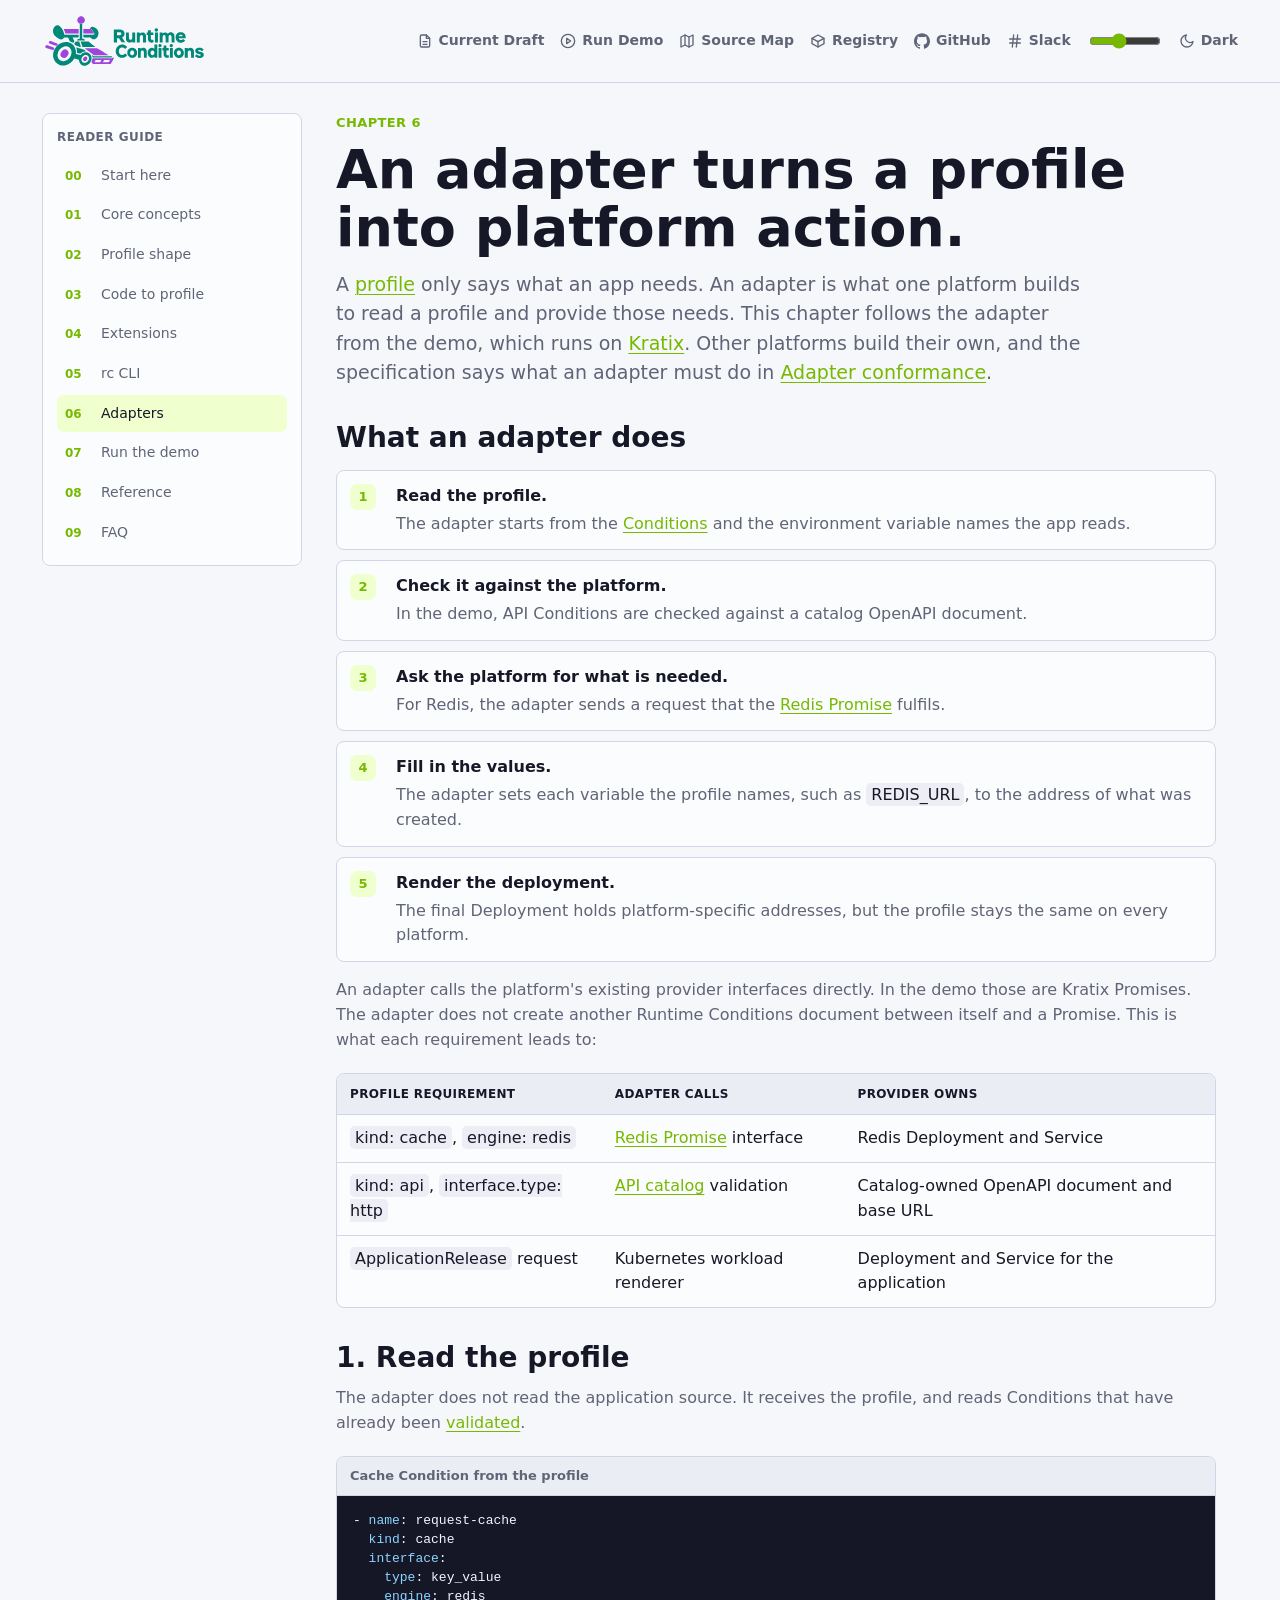
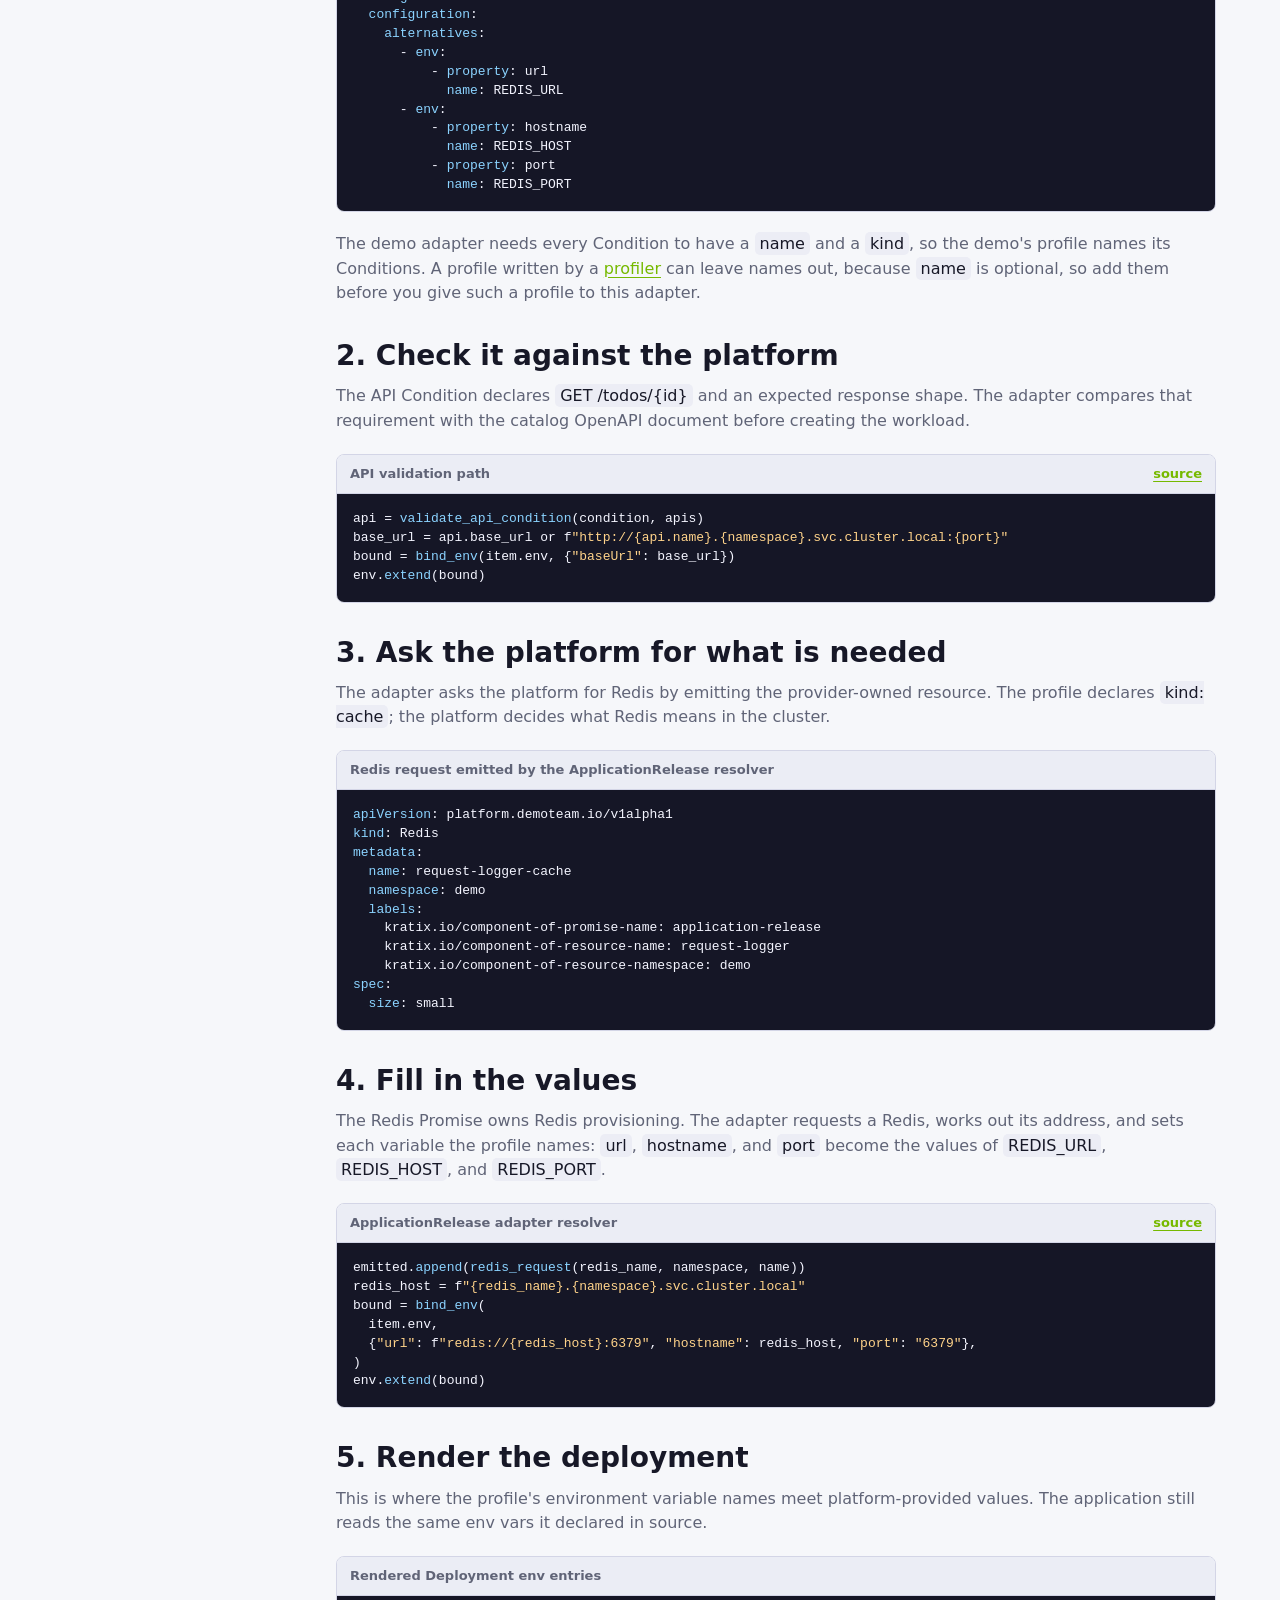
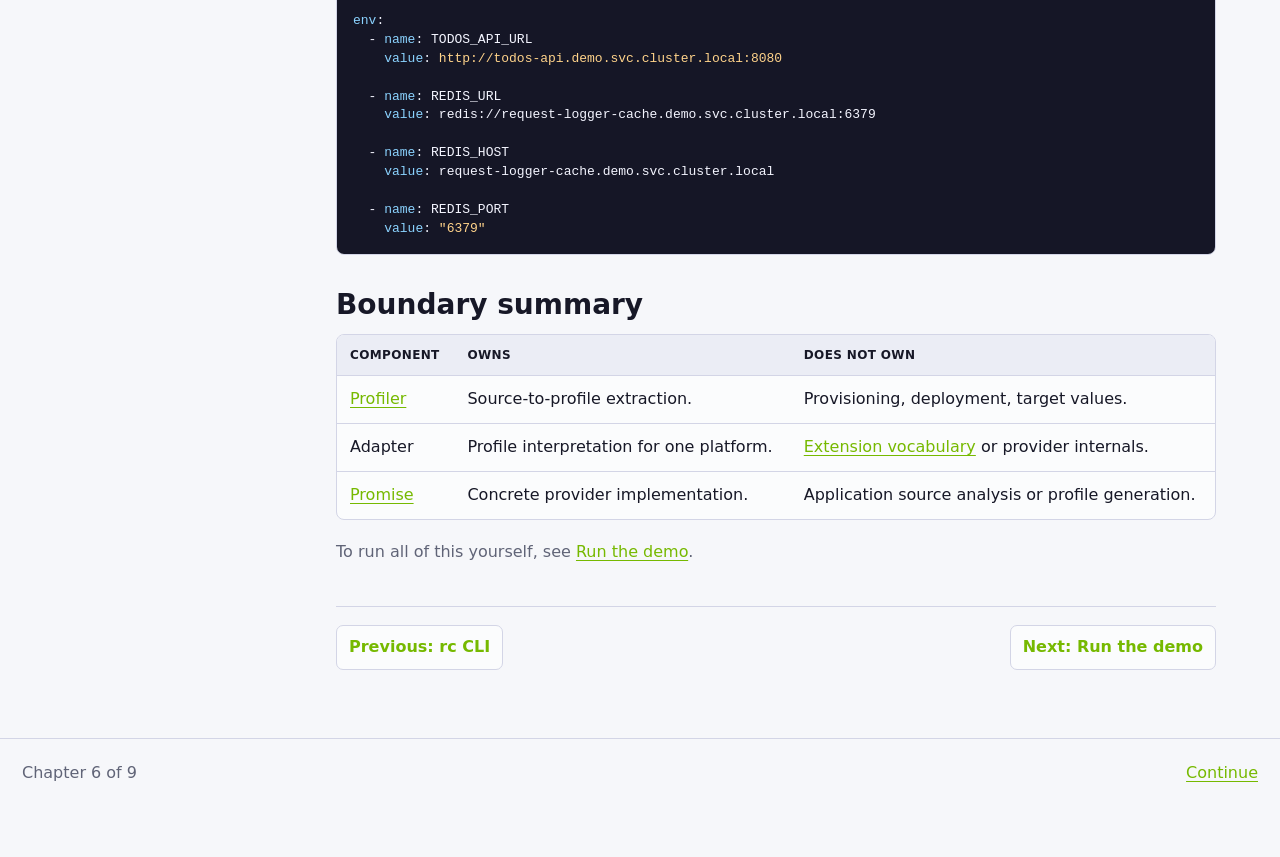
<file: platform.html>
<!doctype html>
<html lang="en">
  <head>
    <meta charset="utf-8" />
    <meta name="viewport" content="width=device-width, initial-scale=1" />
    <title>Adapters | Runtime Conditions</title>
    <link rel="icon" type="image/svg+xml" href="assets/runtime-conditions-icon.svg" />
    <link rel="stylesheet" href="assets/styles.css" />
    <script src="assets/theme.js"></script>
  </head>
  <body>
    <header class="site-header">
      <div class="header-inner">
        <a class="brand" href="index.html"><img class="brand-logo" src="assets/runtime-conditions-logo.svg" width="165" height="56" alt="Runtime Conditions"></a>
        <nav class="top-links" aria-label="Top links">
          <a href="https://github.com/runtimeconditions/spec/blob/main/docs/sixth-draft.md" data-tip="Read the latest draft of the specification"><svg class="nav-icon" viewBox="0 0 24 24" width="16" height="16" fill="none" stroke="currentColor" stroke-width="2" stroke-linecap="round" stroke-linejoin="round" aria-hidden="true" focusable="false"><path d="M14 3H7a2 2 0 0 0-2 2v14a2 2 0 0 0 2 2h10a2 2 0 0 0 2-2V8z"/><path d="M14 3v5h5"/><path d="M9 13h6"/><path d="M9 17h6"/></svg><span>Current Draft</span></a>
          <a href="https://github.com/runtimeconditions/rc-demos/blob/main/README.md" data-tip="Run Runtime Conditions end to end on your own machine"><svg class="nav-icon" viewBox="0 0 24 24" width="16" height="16" fill="none" stroke="currentColor" stroke-width="2" stroke-linecap="round" stroke-linejoin="round" aria-hidden="true" focusable="false"><circle cx="12" cy="12" r="10"/><polygon points="10 8 16 12 10 16 10 8"/></svg><span>Run Demo</span></a>
          <a href="reference.html" data-tip="See where each part of this guide comes from in the source repositories"><svg class="nav-icon" viewBox="0 0 24 24" width="16" height="16" fill="none" stroke="currentColor" stroke-width="2" stroke-linecap="round" stroke-linejoin="round" aria-hidden="true" focusable="false"><path d="M3 6l6-3 6 3 6-3v15l-6 3-6-3-6 3z"/><path d="M9 3v15"/><path d="M15 6v15"/></svg><span>Source Map</span></a>
          <a href="https://extensions.runtimeconditions.io/" data-tip="Browse every extension and its Go, Python, TypeScript and Java packages"><svg class="nav-icon" viewBox="0 0 24 24" width="16" height="16" fill="none" stroke="currentColor" stroke-width="2" stroke-linecap="round" stroke-linejoin="round" aria-hidden="true" focusable="false"><path d="M21 8l-9-5-9 5 9 5 9-5z"/><path d="M3 8v8l9 5 9-5V8"/><path d="M12 13v8"/></svg><span>Registry</span></a>
          <a href="https://github.com/runtimeconditions" data-tip="Browse the Runtime Conditions repositories on GitHub"><svg class="nav-icon" viewBox="0 0 24 24" width="16" height="16" fill="currentColor" aria-hidden="true" focusable="false"><path d="M12 .297c-6.63 0-12 5.373-12 12 0 5.303 3.438 9.8 8.205 11.385.6.113.82-.258.82-.577 0-.285-.01-1.04-.015-2.04-3.338.724-4.042-1.61-4.042-1.61C4.422 18.07 3.633 17.7 3.633 17.7c-1.087-.744.084-.729.084-.729 1.205.084 1.838 1.236 1.838 1.236 1.07 1.835 2.809 1.305 3.495.998.108-.776.417-1.305.76-1.605-2.665-.3-5.466-1.332-5.466-5.93 0-1.31.465-2.38 1.235-3.22-.135-.303-.54-1.523.105-3.176 0 0 1.005-.322 3.3 1.23.96-.267 1.98-.399 3-.405 1.02.006 2.04.138 3 .405 2.28-1.552 3.285-1.23 3.285-1.23.645 1.653.24 2.873.12 3.176.765.84 1.23 1.91 1.23 3.22 0 4.61-2.805 5.625-5.475 5.92.42.36.81 1.096.81 2.22 0 1.606-.015 2.896-.015 3.286 0 .315.21.69.825.57C20.565 22.092 24 17.592 24 12.297c0-6.627-5.373-12-12-12"/></svg><span>GitHub</span></a>
          <a href="https://cloud-native.slack.com/archives/C0C0R4M65FZ" data-tip="Join the conversation on the CNCF Slack"><svg class="nav-icon" viewBox="0 0 24 24" width="16" height="16" fill="none" stroke="currentColor" stroke-width="2" stroke-linecap="round" stroke-linejoin="round" aria-hidden="true" focusable="false"><path d="M4 9h16"/><path d="M4 15h16"/><path d="M10 3L8 21"/><path d="M16 3l-2 18"/></svg><span>Slack</span></a>
        </nav>
      </div>
    </header>

    <div class="guide-layout">
      <aside class="sidebar" aria-label="Guide chapters">
        <p class="sidebar-title">Reader Guide</p>
        <ol class="chapter-list">
          <li><a href="index.html"><span class="num">00</span><span>Start here</span></a></li>
          <li><a href="concepts.html"><span class="num">01</span><span>Core concepts</span></a></li>
          <li><a href="spec.html"><span class="num">02</span><span>Profile shape</span></a></li>
          <li><a href="developers.html"><span class="num">03</span><span>Code to profile</span></a></li>
          <li><a href="extensions.html"><span class="num">04</span><span>Extensions</span></a></li>
          <li><a href="cli.html"><span class="num">05</span><span>rc CLI</span></a></li>
          <li><a aria-current="page" href="platform.html"><span class="num">06</span><span>Adapters</span></a></li>
          <li><a href="demo.html"><span class="num">07</span><span>Run the demo</span></a></li>
          <li><a href="reference.html"><span class="num">08</span><span>Reference</span></a></li>
          <li><a href="faq.html"><span class="num">09</span><span>FAQ</span></a></li>
        </ol>
      </aside>

      <main class="content">
        <p class="chapter-label">Chapter 6</p>
        <h1 class="page-title">An adapter turns a profile into platform action.</h1>
        <p class="intro">
          A <a href="spec.html">profile</a> only says what an app needs. An adapter is what one platform builds to read a profile and provide those needs. This chapter follows the adapter from the demo, which runs on <a href="https://kratix.io">Kratix</a>. Other platforms build their own, and the specification says what an adapter must do in <a href="https://github.com/runtimeconditions/spec/blob/main/docs/sixth-draft.md#95-adapter-conformance">Adapter conformance</a>.
        </p>

        <section class="section">
          <h2>What an adapter does</h2>
          <ol class="step-list">
            <li><span class="step-num">1</span><div><strong>Read the profile.</strong><span>The adapter starts from the <a href="https://github.com/runtimeconditions/spec/blob/main/docs/sixth-draft.md#4-condition-model">Conditions</a> and the environment variable names the app reads.</span></div></li>
            <li><span class="step-num">2</span><div><strong>Check it against the platform.</strong><span>In the demo, API Conditions are checked against a catalog OpenAPI document.</span></div></li>
            <li><span class="step-num">3</span><div><strong>Ask the platform for what is needed.</strong><span>For Redis, the adapter sends a request that the <a href="https://github.com/runtimeconditions/rc-demos/blob/main/kratix/manifests/promises/redis.yaml">Redis Promise</a> fulfils.</span></div></li>
            <li><span class="step-num">4</span><div><strong>Fill in the values.</strong><span>The adapter sets each variable the profile names, such as <code>REDIS_URL</code>, to the address of what was created.</span></div></li>
            <li><span class="step-num">5</span><div><strong>Render the deployment.</strong><span>The final Deployment holds platform-specific addresses, but the profile stays the same on every platform.</span></div></li>
          </ol>
          <p class="short">
            An adapter calls the platform's existing provider interfaces directly. In the demo those are Kratix Promises. The adapter does not create another Runtime Conditions document between itself and a Promise. This is what each requirement leads to:
          </p>
          <div class="table-wrap">
            <table>
              <thead>
                <tr><th>Profile Requirement</th><th>Adapter Calls</th><th>Provider Owns</th></tr>
              </thead>
              <tbody>
                <tr><td><code>kind: cache</code>, <code>engine: redis</code></td><td><a href="https://github.com/runtimeconditions/rc-demos/blob/main/kratix/manifests/promises/redis.yaml">Redis Promise</a> interface</td><td>Redis Deployment and Service</td></tr>
                <tr><td><code>kind: api</code>, <code>interface.type: http</code></td><td><a href="https://github.com/runtimeconditions/rc-demos/blob/main/kratix/manifests/catalog/todos-api-catalog.yaml">API catalog</a> validation</td><td>Catalog-owned OpenAPI document and base URL</td></tr>
                <tr><td><code>ApplicationRelease</code> request</td><td>Kubernetes workload renderer</td><td>Deployment and Service for the application</td></tr>
              </tbody>
            </table>
          </div>
        </section>

        <section class="section">
          <h2 id="step-1">1. Read the profile</h2>
          <p class="short">
            The adapter does not read the application source. It receives the profile, and reads Conditions that have already been <a href="spec.html#validation-order">validated</a>.
          </p>
          <div class="example">
            <div class="example-title">Cache Condition from the profile</div>
            <pre><code>- name: request-cache
  kind: cache
  interface:
    type: key_value
    engine: redis
  configuration:
    alternatives:
      - env:
          - property: url
            name: REDIS_URL
      - env:
          - property: hostname
            name: REDIS_HOST
          - property: port
            name: REDIS_PORT</code></pre>
          </div>
          <p class="short">
            The demo adapter needs every Condition to have a <code>name</code> and a <code>kind</code>, so the demo's profile names its Conditions. A profile written by a <a href="developers.html">profiler</a> can leave names out, because <code>name</code> is optional, so add them before you give such a profile to this adapter.
          </p>
        </section>

        <section class="section">
          <h2 id="step-2">2. Check it against the platform</h2>
          <p class="short">
            The API Condition declares <code>GET /todos/{id}</code> and an expected response shape. The adapter compares that requirement with the catalog OpenAPI document before creating the workload.
          </p>
          <div class="example">
            <div class="example-title">
              <span>API validation path</span>
              <a href="https://github.com/runtimeconditions/rc-demos/blob/main/kratix/promises/application-release/pipeline/resolver.py">source</a>
            </div>
            <pre><code>api = validate_api_condition(condition, apis)
base_url = api.base_url or f"http://{api.name}.{namespace}.svc.cluster.local:{port}"
bound = bind_env(item.env, {"baseUrl": base_url})
env.extend(bound)</code></pre>
          </div>
        </section>

        <section class="section">
          <h2 id="step-3">3. Ask the platform for what is needed</h2>
          <p class="short">
            The adapter asks the platform for Redis by emitting the provider-owned resource. The profile declares <code>kind: cache</code>; the platform decides what Redis means in the cluster.
          </p>
          <div class="example">
            <div class="example-title">
              <span>Redis request emitted by the ApplicationRelease resolver</span>
            </div>
            <pre><code>apiVersion: platform.demoteam.io/v1alpha1
kind: Redis
metadata:
  name: request-logger-cache
  namespace: demo
  labels:
    kratix.io/component-of-promise-name: application-release
    kratix.io/component-of-resource-name: request-logger
    kratix.io/component-of-resource-namespace: demo
spec:
  size: small</code></pre>
          </div>
        </section>

        <section class="section">
          <h2 id="step-4">4. Fill in the values</h2>
          <p class="short">
            The Redis Promise owns Redis provisioning. The adapter requests a Redis, works out its address, and sets each variable the profile names: <code>url</code>, <code>hostname</code>, and <code>port</code> become the values of <code>REDIS_URL</code>, <code>REDIS_HOST</code>, and <code>REDIS_PORT</code>.
          </p>
          <div class="example">
            <div class="example-title">
              <span>ApplicationRelease adapter resolver</span>
              <a href="https://github.com/runtimeconditions/rc-demos/blob/main/kratix/promises/application-release/pipeline/resolver.py">source</a>
            </div>
            <pre><code>emitted.append(redis_request(redis_name, namespace, name))
redis_host = f"{redis_name}.{namespace}.svc.cluster.local"
bound = bind_env(
  item.env,
  {"url": f"redis://{redis_host}:6379", "hostname": redis_host, "port": "6379"},
)
env.extend(bound)</code></pre>
          </div>
        </section>

        <section class="section">
          <h2 id="step-5">5. Render the deployment</h2>
          <p class="short">
            This is where the profile's environment variable names meet platform-provided values. The application still reads the same env vars it declared in source.
          </p>
          <div class="example">
            <div class="example-title">Rendered Deployment env entries</div>
            <pre><code>env:
  - name: TODOS_API_URL
    value: http://todos-api.demo.svc.cluster.local:8080

  - name: REDIS_URL
    value: redis://request-logger-cache.demo.svc.cluster.local:6379

  - name: REDIS_HOST
    value: request-logger-cache.demo.svc.cluster.local

  - name: REDIS_PORT
    value: "6379"</code></pre>
          </div>
        </section>

        <section class="section">
          <h2>Boundary summary</h2>
          <div class="table-wrap">
            <table>
              <thead>
                <tr><th>Component</th><th>Owns</th><th>Does Not Own</th></tr>
              </thead>
              <tbody>
                <tr><td><a href="developers.html">Profiler</a></td><td>Source-to-profile extraction.</td><td>Provisioning, deployment, target values.</td></tr>
                <tr><td>Adapter</td><td>Profile interpretation for one platform.</td><td><a href="extensions.html">Extension vocabulary</a> or provider internals.</td></tr>
                <tr><td><a href="https://github.com/runtimeconditions/rc-demos/tree/main/kratix/promises">Promise</a></td><td>Concrete provider implementation.</td><td>Application source analysis or profile generation.</td></tr>
              </tbody>
            </table>
          </div>
          <p class="short">
            To run all of this yourself, see <a href="demo.html">Run the demo</a>.
          </p>
        </section>

        <nav class="page-nav" aria-label="Page navigation">
          <a href="cli.html">Previous: rc CLI</a>
          <a href="demo.html">Next: Run the demo</a>
        </nav>
      </main>
    </div>

    <footer class="footer">
      <div class="footer-inner">
        <span>Chapter 6 of 9</span>
        <a href="demo.html">Continue</a>
      </div>
    </footer>
    <script src="assets/syntax.js" defer></script>
  </body>
</html>
</file>
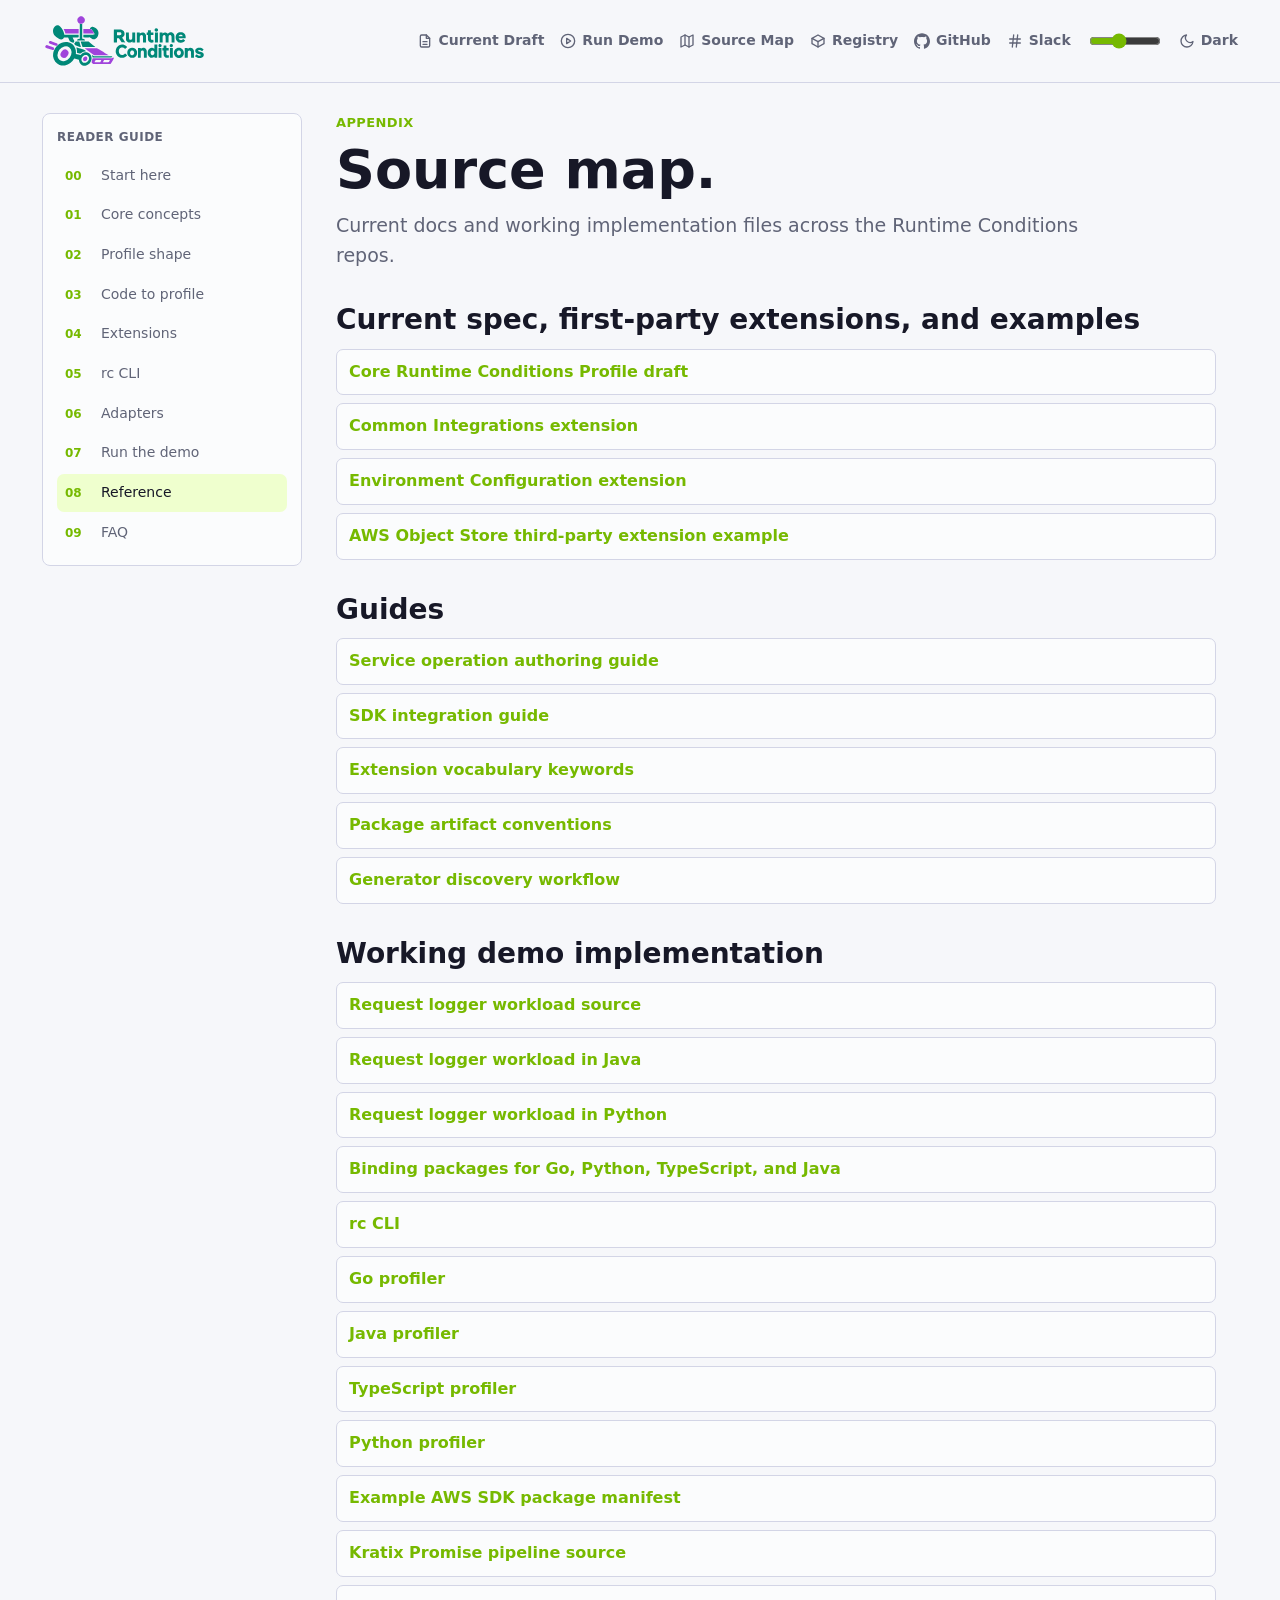
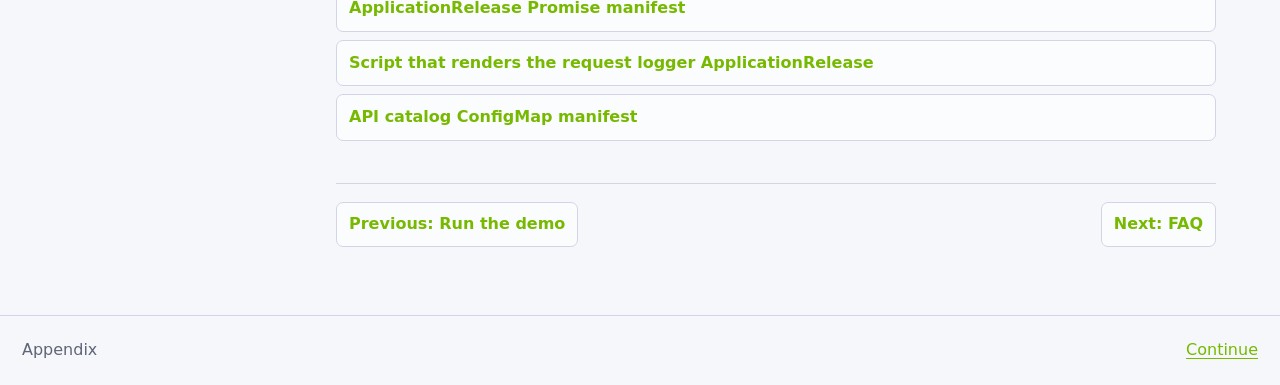
<file: reference.html>
<!doctype html>
<html lang="en">
  <head>
    <meta charset="utf-8" />
    <meta name="viewport" content="width=device-width, initial-scale=1" />
    <title>Reference | Runtime Conditions</title>
    <link rel="icon" type="image/svg+xml" href="assets/runtime-conditions-icon.svg" />
    <link rel="stylesheet" href="assets/styles.css" />
    <script src="assets/theme.js"></script>
  </head>
  <body>
    <header class="site-header">
      <div class="header-inner">
        <a class="brand" href="index.html"><img class="brand-logo" src="assets/runtime-conditions-logo.svg" width="165" height="56" alt="Runtime Conditions"></a>
        <nav class="top-links" aria-label="Top links">
          <a href="https://github.com/runtimeconditions/spec/blob/main/docs/sixth-draft.md" data-tip="Read the latest draft of the specification"><svg class="nav-icon" viewBox="0 0 24 24" width="16" height="16" fill="none" stroke="currentColor" stroke-width="2" stroke-linecap="round" stroke-linejoin="round" aria-hidden="true" focusable="false"><path d="M14 3H7a2 2 0 0 0-2 2v14a2 2 0 0 0 2 2h10a2 2 0 0 0 2-2V8z"/><path d="M14 3v5h5"/><path d="M9 13h6"/><path d="M9 17h6"/></svg><span>Current Draft</span></a>
          <a href="https://github.com/runtimeconditions/rc-demos/blob/main/README.md" data-tip="Run Runtime Conditions end to end on your own machine"><svg class="nav-icon" viewBox="0 0 24 24" width="16" height="16" fill="none" stroke="currentColor" stroke-width="2" stroke-linecap="round" stroke-linejoin="round" aria-hidden="true" focusable="false"><circle cx="12" cy="12" r="10"/><polygon points="10 8 16 12 10 16 10 8"/></svg><span>Run Demo</span></a>
          <a href="reference.html" data-tip="See where each part of this guide comes from in the source repositories"><svg class="nav-icon" viewBox="0 0 24 24" width="16" height="16" fill="none" stroke="currentColor" stroke-width="2" stroke-linecap="round" stroke-linejoin="round" aria-hidden="true" focusable="false"><path d="M3 6l6-3 6 3 6-3v15l-6 3-6-3-6 3z"/><path d="M9 3v15"/><path d="M15 6v15"/></svg><span>Source Map</span></a>
          <a href="https://extensions.runtimeconditions.io/" data-tip="Browse every extension and its Go, Python, TypeScript and Java packages"><svg class="nav-icon" viewBox="0 0 24 24" width="16" height="16" fill="none" stroke="currentColor" stroke-width="2" stroke-linecap="round" stroke-linejoin="round" aria-hidden="true" focusable="false"><path d="M21 8l-9-5-9 5 9 5 9-5z"/><path d="M3 8v8l9 5 9-5V8"/><path d="M12 13v8"/></svg><span>Registry</span></a>
          <a href="https://github.com/runtimeconditions" data-tip="Browse the Runtime Conditions repositories on GitHub"><svg class="nav-icon" viewBox="0 0 24 24" width="16" height="16" fill="currentColor" aria-hidden="true" focusable="false"><path d="M12 .297c-6.63 0-12 5.373-12 12 0 5.303 3.438 9.8 8.205 11.385.6.113.82-.258.82-.577 0-.285-.01-1.04-.015-2.04-3.338.724-4.042-1.61-4.042-1.61C4.422 18.07 3.633 17.7 3.633 17.7c-1.087-.744.084-.729.084-.729 1.205.084 1.838 1.236 1.838 1.236 1.07 1.835 2.809 1.305 3.495.998.108-.776.417-1.305.76-1.605-2.665-.3-5.466-1.332-5.466-5.93 0-1.31.465-2.38 1.235-3.22-.135-.303-.54-1.523.105-3.176 0 0 1.005-.322 3.3 1.23.96-.267 1.98-.399 3-.405 1.02.006 2.04.138 3 .405 2.28-1.552 3.285-1.23 3.285-1.23.645 1.653.24 2.873.12 3.176.765.84 1.23 1.91 1.23 3.22 0 4.61-2.805 5.625-5.475 5.92.42.36.81 1.096.81 2.22 0 1.606-.015 2.896-.015 3.286 0 .315.21.69.825.57C20.565 22.092 24 17.592 24 12.297c0-6.627-5.373-12-12-12"/></svg><span>GitHub</span></a>
          <a href="https://cloud-native.slack.com/archives/C0C0R4M65FZ" data-tip="Join the conversation on the CNCF Slack"><svg class="nav-icon" viewBox="0 0 24 24" width="16" height="16" fill="none" stroke="currentColor" stroke-width="2" stroke-linecap="round" stroke-linejoin="round" aria-hidden="true" focusable="false"><path d="M4 9h16"/><path d="M4 15h16"/><path d="M10 3L8 21"/><path d="M16 3l-2 18"/></svg><span>Slack</span></a>
        </nav>
      </div>
    </header>

    <div class="guide-layout">
      <aside class="sidebar" aria-label="Guide chapters">
        <p class="sidebar-title">Reader Guide</p>
        <ol class="chapter-list">
          <li><a href="index.html"><span class="num">00</span><span>Start here</span></a></li>
          <li><a href="concepts.html"><span class="num">01</span><span>Core concepts</span></a></li>
          <li><a href="spec.html"><span class="num">02</span><span>Profile shape</span></a></li>
          <li><a href="developers.html"><span class="num">03</span><span>Code to profile</span></a></li>
          <li><a href="extensions.html"><span class="num">04</span><span>Extensions</span></a></li>
          <li><a href="cli.html"><span class="num">05</span><span>rc CLI</span></a></li>
          <li><a href="platform.html"><span class="num">06</span><span>Adapters</span></a></li>
          <li><a href="demo.html"><span class="num">07</span><span>Run the demo</span></a></li>
          <li><a aria-current="page" href="reference.html"><span class="num">08</span><span>Reference</span></a></li>
          <li><a href="faq.html"><span class="num">09</span><span>FAQ</span></a></li>
        </ol>
      </aside>

      <main class="content">
        <p class="chapter-label">Appendix</p>
        <h1 class="page-title">Source map.</h1>
        <p class="intro">
          Current docs and working implementation files across the Runtime Conditions repos.
        </p>

        <section class="section">
          <h2>Current spec, first-party extensions, and examples</h2>
          <ul class="link-list">
            <li><a href="https://github.com/runtimeconditions/spec/blob/main/docs/sixth-draft.md">Core Runtime Conditions Profile draft</a></li>
            <li><a href="https://github.com/runtimeconditions/extensions/tree/main/catalog/rc/common-integrations">Common Integrations extension</a></li>
            <li><a href="https://github.com/runtimeconditions/extensions/tree/main/catalog/rc/env-configuration">Environment Configuration extension</a></li>
            <li><a href="https://github.com/runtimeconditions/spec/tree/main/examples/extensions/aws-object-store">AWS Object Store third-party extension example</a></li>
          </ul>
        </section>

        <section class="section">
          <h2>Guides</h2>
          <ul class="link-list">
            <li><a href="https://github.com/runtimeconditions/spec/blob/main/docs/guides/service-operation-authoring.md">Service operation authoring guide</a></li>
            <li><a href="https://github.com/runtimeconditions/spec/blob/main/docs/guides/sdk-integration-guide.md">SDK integration guide</a></li>
            <li><a href="https://github.com/runtimeconditions/spec/blob/main/docs/guides/extension-vocabulary-keywords.md">Extension vocabulary keywords</a></li>
            <li><a href="https://github.com/runtimeconditions/spec/blob/main/docs/guides/package-artifact-conventions.md">Package artifact conventions</a></li>
            <li><a href="https://github.com/runtimeconditions/spec/blob/main/docs/guides/generator-discovery-workflow.md">Generator discovery workflow</a></li>
          </ul>
        </section>

        <section class="section">
          <h2>Working demo implementation</h2>
          <ul class="link-list">
            <li><a href="https://github.com/runtimeconditions/rc-demos/blob/main/apps/request-logger-http/main.go">Request logger workload source</a></li>
            <li><a href="https://github.com/runtimeconditions/rc-demos/tree/main/apps/request-logger-http-java">Request logger workload in Java</a></li>
            <li><a href="https://github.com/runtimeconditions/rc-demos/tree/main/apps/request-logger-http-python">Request logger workload in Python</a></li>
            <li><a href="https://github.com/runtimeconditions/extensions/tree/main/bindings">Binding packages for Go, Python, TypeScript, and Java</a></li>
            <li><a href="https://github.com/runtimeconditions/rc-cli">rc CLI</a></li>
            <li><a href="https://github.com/runtimeconditions/go-rc-profiler">Go profiler</a></li>
            <li><a href="https://github.com/runtimeconditions/java-rc-profiler">Java profiler</a></li>
            <li><a href="https://github.com/runtimeconditions/ts-rc-profiler">TypeScript profiler</a></li>
            <li><a href="https://github.com/runtimeconditions/python-rc-profiler">Python profiler</a></li>
            <li><a href="https://github.com/runtimeconditions/spec/tree/main/examples/sdks/aws-sdk-go-v2/service/s3">Example AWS SDK package manifest</a></li>
            <li><a href="https://github.com/runtimeconditions/rc-demos/tree/main/kratix/promises">Kratix Promise pipeline source</a></li>
            <li><a href="https://github.com/runtimeconditions/rc-demos/blob/main/kratix/manifests/promises/application-release.yaml">ApplicationRelease Promise manifest</a></li>
            <li><a href="https://github.com/runtimeconditions/rc-demos/blob/main/kratix/scripts/materialize-application-release.sh">Script that renders the request logger ApplicationRelease</a></li>
            <li><a href="https://github.com/runtimeconditions/rc-demos/blob/main/kratix/manifests/catalog/todos-api-catalog.yaml">API catalog ConfigMap manifest</a></li>
          </ul>
        </section>

        <nav class="page-nav" aria-label="Page navigation">
          <a href="demo.html">Previous: Run the demo</a>
          <a href="faq.html">Next: FAQ</a>
        </nav>
      </main>
    </div>

    <footer class="footer">
      <div class="footer-inner">
        <span>Appendix</span>
        <a href="faq.html">Continue</a>
      </div>
    </footer>
    <script src="assets/syntax.js" defer></script>
  </body>
</html>
</file>
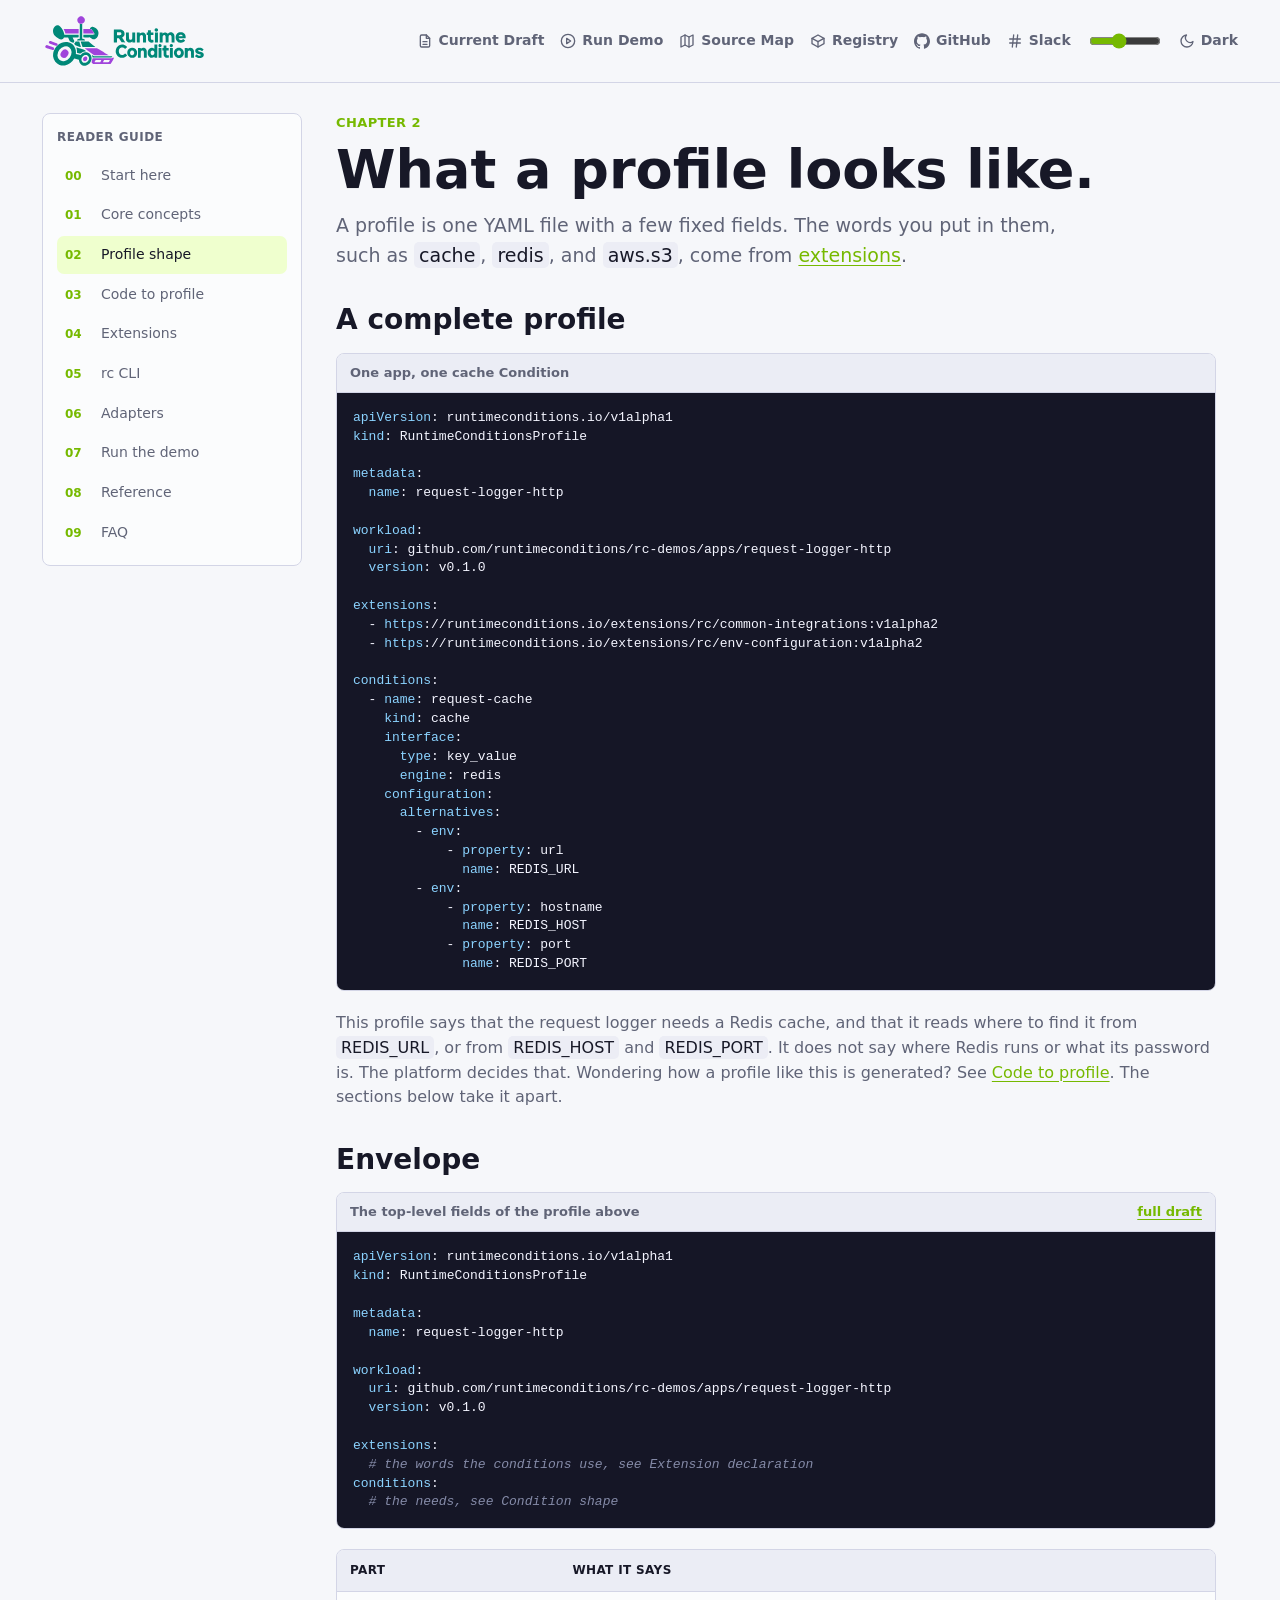
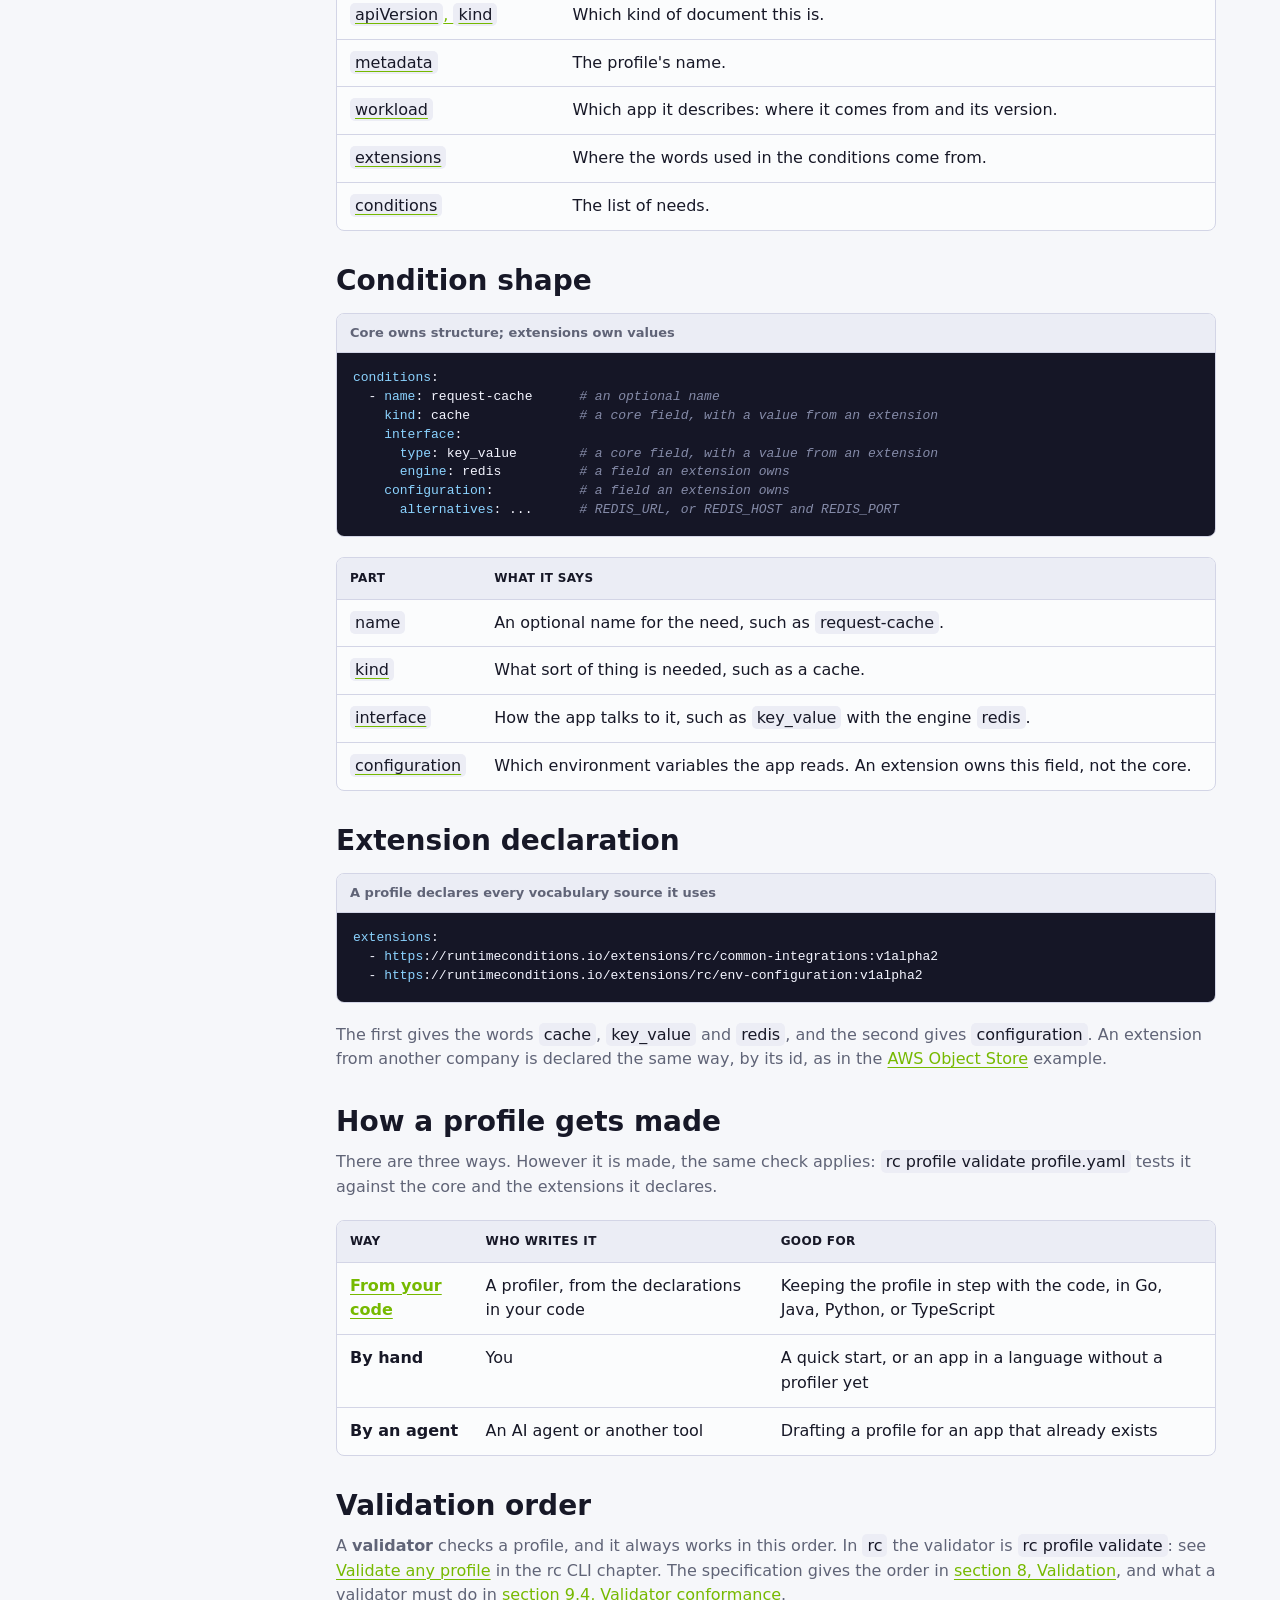
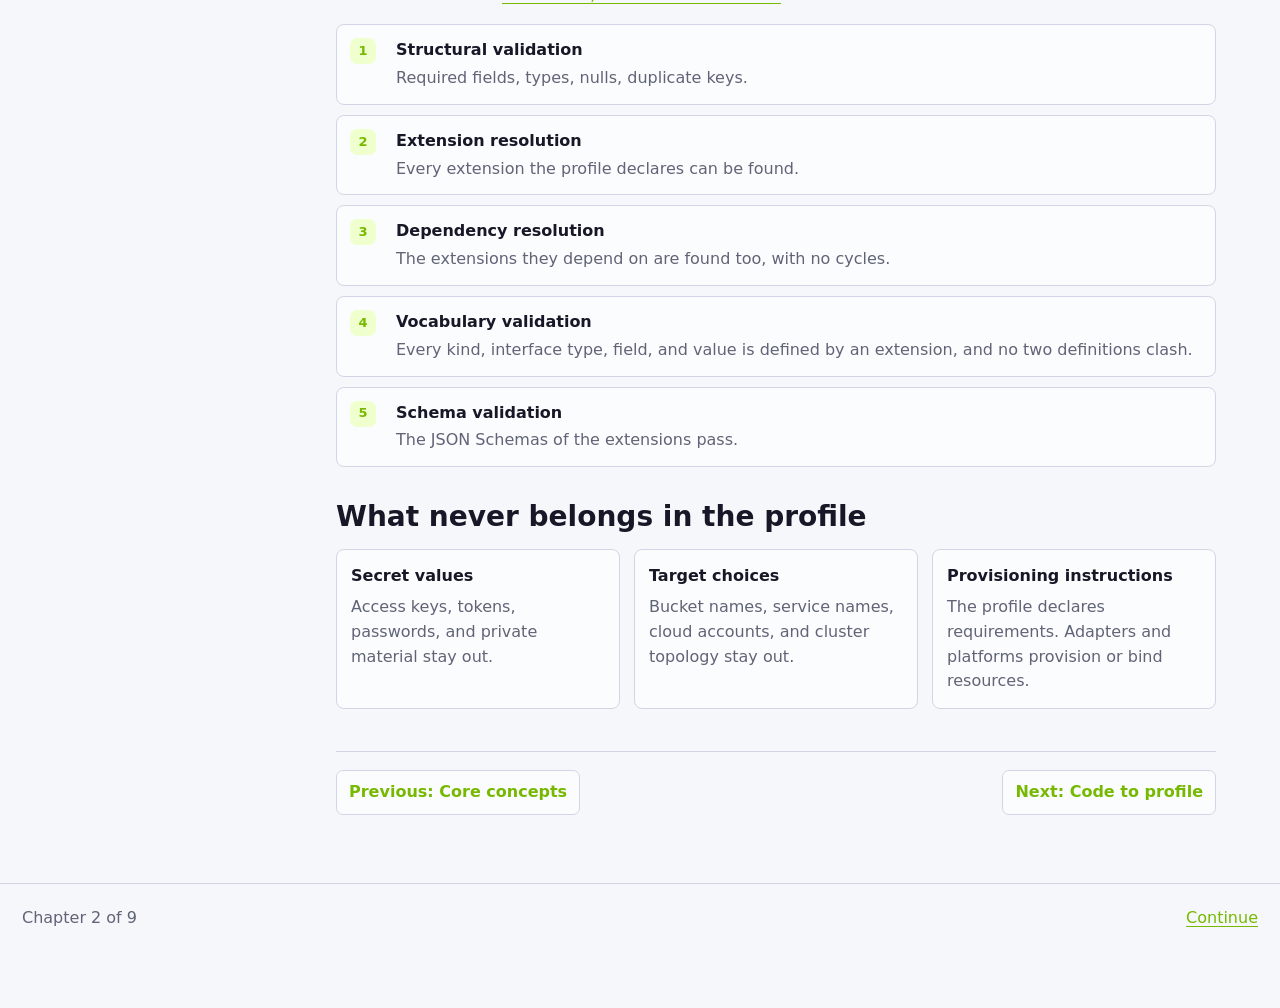
<file: spec.html>
<!doctype html>
<html lang="en">
  <head>
    <meta charset="utf-8" />
    <meta name="viewport" content="width=device-width, initial-scale=1" />
    <title>Profile Shape | Runtime Conditions</title>
    <link rel="icon" type="image/svg+xml" href="assets/runtime-conditions-icon.svg" />
    <link rel="stylesheet" href="assets/styles.css" />
    <script src="assets/theme.js"></script>
  </head>
  <body>
    <header class="site-header">
      <div class="header-inner">
        <a class="brand" href="index.html"><img class="brand-logo" src="assets/runtime-conditions-logo.svg" width="165" height="56" alt="Runtime Conditions"></a>
        <nav class="top-links" aria-label="Top links">
          <a href="https://github.com/runtimeconditions/spec/blob/main/docs/sixth-draft.md" data-tip="Read the latest draft of the specification"><svg class="nav-icon" viewBox="0 0 24 24" width="16" height="16" fill="none" stroke="currentColor" stroke-width="2" stroke-linecap="round" stroke-linejoin="round" aria-hidden="true" focusable="false"><path d="M14 3H7a2 2 0 0 0-2 2v14a2 2 0 0 0 2 2h10a2 2 0 0 0 2-2V8z"/><path d="M14 3v5h5"/><path d="M9 13h6"/><path d="M9 17h6"/></svg><span>Current Draft</span></a>
          <a href="https://github.com/runtimeconditions/rc-demos/blob/main/README.md" data-tip="Run Runtime Conditions end to end on your own machine"><svg class="nav-icon" viewBox="0 0 24 24" width="16" height="16" fill="none" stroke="currentColor" stroke-width="2" stroke-linecap="round" stroke-linejoin="round" aria-hidden="true" focusable="false"><circle cx="12" cy="12" r="10"/><polygon points="10 8 16 12 10 16 10 8"/></svg><span>Run Demo</span></a>
          <a href="reference.html" data-tip="See where each part of this guide comes from in the source repositories"><svg class="nav-icon" viewBox="0 0 24 24" width="16" height="16" fill="none" stroke="currentColor" stroke-width="2" stroke-linecap="round" stroke-linejoin="round" aria-hidden="true" focusable="false"><path d="M3 6l6-3 6 3 6-3v15l-6 3-6-3-6 3z"/><path d="M9 3v15"/><path d="M15 6v15"/></svg><span>Source Map</span></a>
          <a href="https://extensions.runtimeconditions.io/" data-tip="Browse every extension and its Go, Python, TypeScript and Java packages"><svg class="nav-icon" viewBox="0 0 24 24" width="16" height="16" fill="none" stroke="currentColor" stroke-width="2" stroke-linecap="round" stroke-linejoin="round" aria-hidden="true" focusable="false"><path d="M21 8l-9-5-9 5 9 5 9-5z"/><path d="M3 8v8l9 5 9-5V8"/><path d="M12 13v8"/></svg><span>Registry</span></a>
          <a href="https://github.com/runtimeconditions" data-tip="Browse the Runtime Conditions repositories on GitHub"><svg class="nav-icon" viewBox="0 0 24 24" width="16" height="16" fill="currentColor" aria-hidden="true" focusable="false"><path d="M12 .297c-6.63 0-12 5.373-12 12 0 5.303 3.438 9.8 8.205 11.385.6.113.82-.258.82-.577 0-.285-.01-1.04-.015-2.04-3.338.724-4.042-1.61-4.042-1.61C4.422 18.07 3.633 17.7 3.633 17.7c-1.087-.744.084-.729.084-.729 1.205.084 1.838 1.236 1.838 1.236 1.07 1.835 2.809 1.305 3.495.998.108-.776.417-1.305.76-1.605-2.665-.3-5.466-1.332-5.466-5.93 0-1.31.465-2.38 1.235-3.22-.135-.303-.54-1.523.105-3.176 0 0 1.005-.322 3.3 1.23.96-.267 1.98-.399 3-.405 1.02.006 2.04.138 3 .405 2.28-1.552 3.285-1.23 3.285-1.23.645 1.653.24 2.873.12 3.176.765.84 1.23 1.91 1.23 3.22 0 4.61-2.805 5.625-5.475 5.92.42.36.81 1.096.81 2.22 0 1.606-.015 2.896-.015 3.286 0 .315.21.69.825.57C20.565 22.092 24 17.592 24 12.297c0-6.627-5.373-12-12-12"/></svg><span>GitHub</span></a>
          <a href="https://cloud-native.slack.com/archives/C0C0R4M65FZ" data-tip="Join the conversation on the CNCF Slack"><svg class="nav-icon" viewBox="0 0 24 24" width="16" height="16" fill="none" stroke="currentColor" stroke-width="2" stroke-linecap="round" stroke-linejoin="round" aria-hidden="true" focusable="false"><path d="M4 9h16"/><path d="M4 15h16"/><path d="M10 3L8 21"/><path d="M16 3l-2 18"/></svg><span>Slack</span></a>
        </nav>
      </div>
    </header>

    <div class="guide-layout">
      <aside class="sidebar" aria-label="Guide chapters">
        <p class="sidebar-title">Reader Guide</p>
        <ol class="chapter-list">
          <li><a href="index.html"><span class="num">00</span><span>Start here</span></a></li>
          <li><a href="concepts.html"><span class="num">01</span><span>Core concepts</span></a></li>
          <li><a aria-current="page" href="spec.html"><span class="num">02</span><span>Profile shape</span></a></li>
          <li><a href="developers.html"><span class="num">03</span><span>Code to profile</span></a></li>
          <li><a href="extensions.html"><span class="num">04</span><span>Extensions</span></a></li>
          <li><a href="cli.html"><span class="num">05</span><span>rc CLI</span></a></li>
          <li><a href="platform.html"><span class="num">06</span><span>Adapters</span></a></li>
          <li><a href="demo.html"><span class="num">07</span><span>Run the demo</span></a></li>
          <li><a href="reference.html"><span class="num">08</span><span>Reference</span></a></li>
          <li><a href="faq.html"><span class="num">09</span><span>FAQ</span></a></li>
        </ol>
      </aside>

      <main class="content">
        <p class="chapter-label">Chapter 2</p>
        <h1 class="page-title">What a profile looks like.</h1>
        <p class="intro">
          A profile is one YAML file with a few fixed fields. The words you put in them, such as <code>cache</code>, <code>redis</code>, and <code>aws.s3</code>, come from <a href="extensions.html">extensions</a>.
        </p>

        <section class="section" id="complete-profile">
          <h2>A complete profile</h2>
          <div class="example">
            <div class="example-title">One app, one cache Condition</div>
            <pre><code>apiVersion: runtimeconditions.io/v1alpha1
kind: RuntimeConditionsProfile

metadata:
  name: request-logger-http

workload:
  uri: github.com/runtimeconditions/rc-demos/apps/request-logger-http
  version: v0.1.0

extensions:
  - https://runtimeconditions.io/extensions/rc/common-integrations:v1alpha2
  - https://runtimeconditions.io/extensions/rc/env-configuration:v1alpha2

conditions:
  - name: request-cache
    kind: cache
    interface:
      type: key_value
      engine: redis
    configuration:
      alternatives:
        - env:
            - property: url
              name: REDIS_URL
        - env:
            - property: hostname
              name: REDIS_HOST
            - property: port
              name: REDIS_PORT</code></pre>
          </div>
          <p class="short">
            This profile says that the request logger needs a Redis cache, and that it reads where to find it from <code>REDIS_URL</code>, or from <code>REDIS_HOST</code> and <code>REDIS_PORT</code>. It does not say where Redis runs or what its password is. The platform decides that. Wondering how a profile like this is generated? See <a href="developers.html#declare">Code to profile</a>. The sections below take it apart.
          </p>
        </section>

        <section class="section">
          <h2>Envelope</h2>
          <div class="example">
            <div class="example-title">
              <span>The top-level fields of the profile above</span>
              <a href="https://github.com/runtimeconditions/spec/blob/main/docs/sixth-draft.md">full draft</a>
            </div>
            <pre><code>apiVersion: runtimeconditions.io/v1alpha1
kind: RuntimeConditionsProfile

metadata:
  name: request-logger-http

workload:
  uri: github.com/runtimeconditions/rc-demos/apps/request-logger-http
  version: v0.1.0

extensions:
  # the words the conditions use, see Extension declaration
conditions:
  # the needs, see Condition shape</code></pre>
          </div>
          <div class="table-wrap">
            <table>
              <thead><tr><th>Part</th><th>What it says</th></tr></thead>
              <tbody>
<tr><td><a href="https://github.com/runtimeconditions/spec/blob/main/docs/sixth-draft.md#32-top-level-fields"><code>apiVersion</code>, <code>kind</code></a></td><td>Which kind of document this is.</td></tr>
<tr><td><a href="https://github.com/runtimeconditions/spec/blob/main/docs/sixth-draft.md#33-metadata"><code>metadata</code></a></td><td>The profile's name.</td></tr>
<tr><td><a href="https://github.com/runtimeconditions/spec/blob/main/docs/sixth-draft.md#34-workload"><code>workload</code></a></td><td>Which app it describes: where it comes from and its version.</td></tr>
<tr><td><a href="https://github.com/runtimeconditions/spec/blob/main/docs/sixth-draft.md#52-extension-declarations"><code>extensions</code></a></td><td>Where the words used in the conditions come from.</td></tr>
<tr><td><a href="https://github.com/runtimeconditions/spec/blob/main/docs/sixth-draft.md#4-condition-model"><code>conditions</code></a></td><td>The list of needs.</td></tr>
              </tbody>
            </table>
          </div>
        </section>

        <section class="section">
          <h2>Condition shape</h2>
          <div class="example">
            <div class="example-title">Core owns structure; extensions own values</div>
            <pre><code>conditions:
  - name: request-cache      # an optional name
    kind: cache              # a core field, with a value from an extension
    interface:
      type: key_value        # a core field, with a value from an extension
      engine: redis          # a field an extension owns
    configuration:           # a field an extension owns
      alternatives: ...      # REDIS_URL, or REDIS_HOST and REDIS_PORT</code></pre>
          </div>
          <div class="table-wrap">
            <table>
              <thead><tr><th>Part</th><th>What it says</th></tr></thead>
              <tbody>
<tr><td><code>name</code></td><td>An optional name for the need, such as <code>request-cache</code>.</td></tr>
<tr><td><a href="https://github.com/runtimeconditions/spec/blob/main/docs/sixth-draft.md#41-condition-fields"><code>kind</code></a></td><td>What sort of thing is needed, such as a cache.</td></tr>
<tr><td><a href="https://github.com/runtimeconditions/spec/blob/main/docs/sixth-draft.md#42-interface-fields"><code>interface</code></a></td><td>How the app talks to it, such as <code>key_value</code> with the engine <code>redis</code>.</td></tr>
<tr><td><a href="https://github.com/runtimeconditions/extensions/tree/main/catalog/rc/env-configuration"><code>configuration</code></a></td><td>Which environment variables the app reads. An extension owns this field, not the core.</td></tr>
              </tbody>
            </table>
          </div>
        </section>

        <section class="section" id="extension-declaration">
          <h2>Extension declaration</h2>
          <div class="example">
            <div class="example-title">A profile declares every vocabulary source it uses</div>
            <pre><code>extensions:
  - https://runtimeconditions.io/extensions/rc/common-integrations:v1alpha2
  - https://runtimeconditions.io/extensions/rc/env-configuration:v1alpha2</code></pre>
          </div>
          <p class="short">
            The first gives the words <code>cache</code>, <code>key_value</code> and <code>redis</code>, and the second gives <code>configuration</code>. An extension from another company is declared the same way, by its id, as in the <a href="https://github.com/runtimeconditions/spec/tree/main/examples/extensions/aws-object-store">AWS Object Store</a> example.
          </p>
        </section>

        <section class="section">
          <h2>How a profile gets made</h2>
          <p class="short">There are three ways. However it is made, the same check applies: <code>rc profile validate profile.yaml</code> tests it against the core and the extensions it declares.</p>
          <div class="table-wrap">
            <table>
              <thead><tr><th>Way</th><th>Who writes it</th><th>Good for</th></tr></thead>
              <tbody>
<tr><td><strong><a href="developers.html#declare">From your code</a></strong></td><td>A profiler, from the declarations in your code</td><td>Keeping the profile in step with the code, in Go, Java, Python, or TypeScript</td></tr>
<tr><td><strong>By hand</strong></td><td>You</td><td>A quick start, or an app in a language without a profiler yet</td></tr>
<tr><td><strong>By an agent</strong></td><td>An AI agent or another tool</td><td>Drafting a profile for an app that already exists</td></tr>
              </tbody>
            </table>
          </div>
        </section>

        <section class="section" id="validation-order">
          <h2>Validation order</h2>
          <p class="short">
            A <strong>validator</strong> checks a profile, and it always works in this order. In <code>rc</code> the validator is <code>rc profile validate</code>: see <a href="cli.html#validate">Validate any profile</a> in the rc CLI chapter. The specification gives the order in <a href="https://github.com/runtimeconditions/spec/blob/main/docs/sixth-draft.md#8-validation">section 8, Validation</a>, and what a validator must do in <a href="https://github.com/runtimeconditions/spec/blob/main/docs/sixth-draft.md#94-validator-conformance">section 9.4, Validator conformance</a>.
          </p>
          <ol class="step-list">
            <li><span class="step-num">1</span><div><strong>Structural validation</strong><span>Required fields, types, nulls, duplicate keys.</span></div></li>
            <li><span class="step-num">2</span><div><strong>Extension resolution</strong><span>Every extension the profile declares can be found.</span></div></li>
            <li><span class="step-num">3</span><div><strong>Dependency resolution</strong><span>The extensions they depend on are found too, with no cycles.</span></div></li>
            <li><span class="step-num">4</span><div><strong>Vocabulary validation</strong><span>Every kind, interface type, field, and value is defined by an extension, and no two definitions clash.</span></div></li>
            <li><span class="step-num">5</span><div><strong>Schema validation</strong><span>The JSON Schemas of the extensions pass.</span></div></li>
          </ol>
        </section>

        <section class="section">
          <h2>What never belongs in the profile</h2>
          <ul class="horizontal-list">
            <li class="mini-card"><strong>Secret values</strong><span>Access keys, tokens, passwords, and private material stay out.</span></li>
            <li class="mini-card"><strong>Target choices</strong><span>Bucket names, service names, cloud accounts, and cluster topology stay out.</span></li>
            <li class="mini-card"><strong>Provisioning instructions</strong><span>The profile declares requirements. Adapters and platforms provision or bind resources.</span></li>
          </ul>
        </section>

        <nav class="page-nav" aria-label="Page navigation">
          <a href="concepts.html">Previous: Core concepts</a>
          <a href="developers.html">Next: Code to profile</a>
        </nav>
      </main>
    </div>

    <footer class="footer">
      <div class="footer-inner">
        <span>Chapter 2 of 9</span>
        <a href="developers.html">Continue</a>
      </div>
    </footer>
    <script src="assets/syntax.js" defer></script>
  </body>
</html>
</file>
<file: assets/styles.css>
:root {
  color-scheme: light;
  /* --light-level (0 to 100) is set by the slider in the header: 0 is pure white, 100 the softest off-white. */
  --bg: color-mix(in srgb, #ffffff, #e9ebf3 calc(var(--light-level) * 1%));
  --header-bg: color-mix(in srgb, var(--bg) 96%, transparent);
  --chip-bg: color-mix(in srgb, #f2f3f9, #e3e5f0 calc(var(--light-level) * 1%));
  --surface: color-mix(in srgb, #ffffff, #f6f7fb calc(var(--light-level) * 1%));
  --surface-2: color-mix(in srgb, #f0f1f8, #e4e6f1 calc(var(--light-level) * 1%));
  --ink: #171827;
  --muted: #606477;
  --line: color-mix(in srgb, #d9dbea, #c9ccdf calc(var(--light-level) * 1%));
  --accent: #76b900;
  --accent-2: #4f8f00;
  --accent-soft: #efffce;
  --accent-ink: #173300;
  --code-bg: #151626;
  --code-ink: #f4f5ff;
  --code-key: #8bd3ff;
  --code-string: #ffd38a;
  --code-value: #a7f3c6;
  --code-comment: #858ba8;
  --code-keyword: #c7a4ff;
  --code-type: #7dd3fc;
  --code-func: #f0abfc;
  --radius: 8px;
  --dark-level: 40;
  --light-level: 40;
  font-family:
    Inter, ui-sans-serif, system-ui, -apple-system, BlinkMacSystemFont, "Segoe UI",
    sans-serif;
}

/* Dark theme: follows the system until the reader picks one with the toggle in the header. */
@media (prefers-color-scheme: dark) {
  :root:not([data-theme="light"]) {
    color-scheme: dark;
    /* --dark-level (0 to 100) is set by the slider in the header: 0 is the darkest, 100 the lightest. */
    --bg: color-mix(in srgb, #0d0e18, #2e3150 calc(var(--dark-level) * 1%));
    --header-bg: color-mix(in srgb, var(--bg) 92%, transparent);
    --chip-bg: color-mix(in srgb, #1e2037, #474b72 calc(var(--dark-level) * 1%));
    --surface: color-mix(in srgb, #151625, #383b5c calc(var(--dark-level) * 1%));
    --surface-2: color-mix(in srgb, #1c1d31, #41446a calc(var(--dark-level) * 1%));
    --ink: #eceef9;
    --muted: #aaaec7;
    --line: color-mix(in srgb, #2a2c45, #55597f calc(var(--dark-level) * 1%));
    --accent-2: #8cd11d;
    --accent-soft: rgba(118, 185, 0, 0.15);
    --accent-ink: #cfee94;
    --code-bg: color-mix(in srgb, #090a13, #1e2038 calc(var(--dark-level) * 1%));
  }
}

:root[data-theme="dark"] {
  color-scheme: dark;
  /* --dark-level (0 to 100) is set by the slider in the header: 0 is the darkest, 100 the lightest. */
  --bg: color-mix(in srgb, #0d0e18, #2e3150 calc(var(--dark-level) * 1%));
  --header-bg: color-mix(in srgb, var(--bg) 92%, transparent);
  --chip-bg: color-mix(in srgb, #1e2037, #474b72 calc(var(--dark-level) * 1%));
  --surface: color-mix(in srgb, #151625, #383b5c calc(var(--dark-level) * 1%));
  --surface-2: color-mix(in srgb, #1c1d31, #41446a calc(var(--dark-level) * 1%));
  --ink: #eceef9;
  --muted: #aaaec7;
  --line: color-mix(in srgb, #2a2c45, #55597f calc(var(--dark-level) * 1%));
  --accent-2: #8cd11d;
  --accent-soft: rgba(118, 185, 0, 0.15);
  --accent-ink: #cfee94;
  --code-bg: color-mix(in srgb, #090a13, #1e2038 calc(var(--dark-level) * 1%));
}

.theme-toggle {
  display: inline-flex;
  align-items: center;
  gap: 6px;
  padding: 0;
  border: 0;
  background: none;
  color: var(--muted);
  font: inherit;
  font-weight: 650;
  cursor: pointer;
}

.theme-toggle:hover,
.theme-toggle:focus-visible {
  color: var(--accent-2);
}

.theme-toggle .icon-sun,
:root[data-theme="dark"] .theme-toggle .icon-moon {
  display: none;
}

:root[data-theme="dark"] .theme-toggle .icon-sun {
  display: block;
}

@media (prefers-color-scheme: dark) {
  :root:not([data-theme="light"]) .theme-toggle .icon-moon {
    display: none;
  }

  :root:not([data-theme="light"]) .theme-toggle .icon-sun {
    display: block;
  }
}

* {
  box-sizing: border-box;
}

html {
  scroll-behavior: smooth;
}

body {
  margin: 0;
  background: var(--bg);
  color: var(--ink);
  line-height: 1.55;
  /* Keeps the footer at the bottom of the window on short pages. */
  min-height: 100vh;
  min-height: 100dvh;
  display: flex;
  flex-direction: column;
}

a {
  color: var(--accent);
  text-decoration-thickness: 1px;
  text-underline-offset: 3px;
}

a:hover {
  color: var(--accent-2);
}

.site-header {
  border-bottom: 1px solid var(--line);
  background: var(--header-bg);
  backdrop-filter: blur(10px);
  position: sticky;
  top: 0;
  z-index: 20;
}

.header-inner {
  max-width: 1240px;
  margin: 0 auto;
  padding: 13px 22px;
  display: flex;
  align-items: center;
  justify-content: space-between;
  gap: 18px;
}

.brand {
  display: inline-flex;
  align-items: center;
  gap: 10px;
  color: var(--ink);
  font-weight: 760;
  text-decoration: none;
  white-space: nowrap;
}

.brand-logo {
  display: block;
  width: auto;
  height: 56px;
  flex: none;
}

.top-links {
  display: flex;
  flex-wrap: wrap;
  justify-content: flex-end;
  gap: 8px 16px;
  font-size: 14px;
}

.top-links a {
  position: relative;
  display: inline-flex;
  align-items: center;
  gap: 6px;
  color: var(--muted);
  font-weight: 650;
  text-decoration: none;
}

.top-links a:hover,
.top-links a:focus-visible {
  color: var(--accent-2);
}

.nav-icon {
  flex: none;
}

.top-links :is(a, button)[data-tip]::after {
  content: attr(data-tip);
  position: absolute;
  top: calc(100% + 10px);
  right: 0;
  width: max-content;
  max-width: 240px;
  padding: 7px 10px;
  border-radius: var(--radius);
  background: var(--code-bg);
  color: var(--code-ink);
  font-size: 12.5px;
  font-weight: 500;
  line-height: 1.4;
  text-align: left;
  box-shadow: 0 6px 20px rgba(21, 22, 38, 0.22);
  opacity: 0;
  transform: translateY(-4px);
  pointer-events: none;
  transition: opacity 0.14s ease, transform 0.14s ease;
}

.top-links :is(a, button)[data-tip]:hover::after,
.top-links :is(a, button)[data-tip]:focus-visible::after {
  opacity: 1;
  transform: none;
}

@media (hover: none) {
  .top-links :is(a, button)[data-tip]::after {
    display: none;
  }
}

@media (prefers-reduced-motion: reduce) {
  .top-links :is(a, button)[data-tip]::after {
    transition: none;
  }
}

.guide-layout {
  flex: 1 0 auto;
  width: 100%;
  max-width: 1240px;
  margin: 0 auto;
  display: grid;
  grid-template-columns: 260px minmax(0, 1fr);
  gap: 34px;
  padding: 30px 22px 68px;
}

.sidebar {
  position: sticky;
  /* Below the sticky header, which is about 83px tall with the logo. */
  top: 100px;
  max-height: calc(100vh - 116px);
  overflow-y: auto;
  align-self: start;
  border: 1px solid var(--line);
  border-radius: var(--radius);
  background: var(--surface);
  padding: 14px;
}

.sidebar-title {
  margin: 0 0 10px;
  color: var(--muted);
  font-size: 12px;
  font-weight: 780;
  letter-spacing: 0.04em;
  text-transform: uppercase;
}

.chapter-list {
  list-style: none;
  padding: 0;
  margin: 0;
  display: grid;
  gap: 2px;
}

.chapter-list a {
  display: grid;
  grid-template-columns: 28px 1fr;
  align-items: baseline;
  gap: 8px;
  padding: 8px;
  border-radius: 7px;
  color: var(--muted);
  text-decoration: none;
  font-size: 14px;
}

.chapter-list a:hover,
.chapter-list a[aria-current="page"] {
  background: var(--accent-soft);
  color: var(--ink);
}

.chapter-list .num {
  color: var(--accent);
  font-weight: 780;
  font-size: 12px;
}

.content {
  max-width: 880px;
}

.chapter-label {
  margin: 0 0 8px;
  color: var(--accent);
  font-size: 13px;
  font-weight: 780;
  letter-spacing: 0.03em;
  text-transform: uppercase;
}

.page-title {
  margin: 0 0 12px;
  font-size: clamp(34px, 5vw, 54px);
  line-height: 1.08;
  letter-spacing: 0;
}

.intro {
  margin: 0 0 22px;
  color: var(--muted);
  font-size: 19px;
  max-width: 760px;
}

.section {
  margin: 34px 0;
}

.section h2 {
  margin: 0 0 12px;
  font-size: 28px;
  line-height: 1.15;
  letter-spacing: 0;
}

.section h3 {
  margin: 0 0 8px;
  font-size: 19px;
  line-height: 1.2;
  letter-spacing: 0;
}

p {
  margin: 0 0 14px;
}

.short {
  color: var(--muted);
}

.example {
  margin: 16px 0;
  border: 1px solid var(--line);
  border-radius: var(--radius);
  overflow: hidden;
  background: var(--surface);
}

.example-title {
  display: flex;
  justify-content: space-between;
  align-items: center;
  gap: 12px;
  padding: 9px 13px;
  border-bottom: 1px solid var(--line);
  background: var(--surface-2);
  color: var(--muted);
  font-size: 13px;
  font-weight: 760;
}

.example-title a {
  font-weight: 650;
}

pre {
  margin: 0;
  padding: 16px;
  overflow-x: auto;
  background: var(--code-bg);
  color: var(--code-ink);
  font-size: 13px;
  line-height: 1.45;
}

pre .tok-key,
pre .tok-func {
  color: var(--code-key);
}

pre .tok-string {
  color: var(--code-string);
}

pre .tok-value {
  color: var(--code-value);
}

pre .tok-comment {
  color: var(--code-comment);
  font-style: italic;
}

pre .tok-keyword {
  color: var(--code-keyword);
}

pre .tok-type {
  color: var(--code-type);
}

pre .tok-command {
  color: var(--code-func);
}

code {
  font-family:
    "SFMono-Regular", Consolas, "Liberation Mono", Menlo, ui-monospace, monospace;
}

:not(pre) > code {
  padding: 2px 5px;
  border-radius: 5px;
  background: var(--chip-bg);
  color: var(--ink);
  /* Highlighted words in a sentence keep the sentence's font; only code blocks use the monospace face. */
  font-family: inherit;
  font-size: inherit;
}

.note {
  border-left: 4px solid var(--accent);
  border-radius: 0 var(--radius) var(--radius) 0;
  background: var(--surface);
  padding: 14px 16px;
}

.note p:last-child {
  margin-bottom: 0;
}

/* FAQ: each question is closed until the reader opens it. */
.faq-list {
  display: grid;
  gap: 12px;
  margin: 28px 0 34px;
}

.faq-item {
  border: 1px solid var(--line);
  border-radius: var(--radius);
  background: var(--surface);
}

.faq-item summary {
  display: flex;
  align-items: center;
  justify-content: space-between;
  gap: 16px;
  padding: 18px 20px;
  cursor: pointer;
  list-style: none;
}

.faq-item summary::-webkit-details-marker {
  display: none;
}

.faq-item summary::after {
  content: "";
  flex: none;
  width: 10px;
  height: 10px;
  border-right: 2px solid var(--muted);
  border-bottom: 2px solid var(--muted);
  transform: rotate(45deg);
  transition: transform 0.3s cubic-bezier(0.4, 0, 0.2, 1);
}

.faq-item[open] summary::after {
  transform: rotate(-135deg);
}

.faq-item summary:hover h2 {
  color: var(--accent-2);
}

.faq-item summary:focus-visible {
  outline: 2px solid var(--accent);
  outline-offset: 2px;
  border-radius: var(--radius);
}

.faq-item summary h2 {
  margin: 0;
  font-size: 20px;
  line-height: 1.3;
}

.faq-body {
  box-sizing: border-box;
  padding: 0 20px 20px;
}

.faq-body > :last-child {
  margin-bottom: 0;
}

.step-list {
  list-style: none;
  margin: 16px 0;
  padding: 0;
  display: grid;
  gap: 10px;
}

.step-list li {
  display: grid;
  grid-template-columns: 34px 1fr;
  gap: 12px;
  align-items: start;
  border: 1px solid var(--line);
  border-radius: var(--radius);
  background: var(--surface);
  padding: 13px;
}

.step-list .step-num {
  display: grid;
  place-items: center;
  width: 26px;
  height: 26px;
  border-radius: 7px;
  background: var(--accent-soft);
  color: var(--accent);
  font-weight: 780;
  font-size: 13px;
}

.step-list strong {
  display: block;
  margin-bottom: 3px;
}

.step-list span {
  color: var(--muted);
}

.two-col {
  display: grid;
  grid-template-columns: repeat(2, minmax(0, 1fr));
  gap: 16px;
}

.mini-card {
  border: 1px solid var(--line);
  border-radius: var(--radius);
  background: var(--surface);
  padding: 14px;
}

.mini-card strong {
  display: block;
  margin-bottom: 6px;
}

.mini-card span {
  color: var(--muted);
}

.mini-card p:last-child {
  margin-bottom: 0;
}

.horizontal-list {
  list-style: none;
  margin: 16px 0;
  padding: 0;
  display: grid;
  grid-template-columns: repeat(3, minmax(0, 1fr));
  gap: 14px;
}

.table-wrap {
  overflow-x: auto;
  border: 1px solid var(--line);
  border-radius: var(--radius);
  background: var(--surface);
}

table {
  width: 100%;
  border-collapse: collapse;
  min-width: 680px;
}

th,
td {
  padding: 11px 13px;
  border-bottom: 1px solid var(--line);
  text-align: left;
  vertical-align: top;
}

th {
  background: var(--surface-2);
  font-size: 12px;
  letter-spacing: 0.03em;
  text-transform: uppercase;
}

tr:last-child td {
  border-bottom: 0;
}

.link-list {
  display: grid;
  gap: 8px;
  margin: 12px 0 0;
  padding: 0;
  list-style: none;
}

.link-list a {
  display: block;
  padding: 10px 12px;
  border: 1px solid var(--line);
  border-radius: 7px;
  background: var(--surface);
  text-decoration: none;
  font-weight: 680;
}

.page-nav {
  display: flex;
  justify-content: space-between;
  gap: 14px;
  margin-top: 42px;
  padding-top: 18px;
  border-top: 1px solid var(--line);
}

.page-nav a {
  display: inline-flex;
  min-height: 40px;
  align-items: center;
  border: 1px solid var(--line);
  border-radius: 7px;
  background: var(--surface);
  padding: 9px 12px;
  text-decoration: none;
  font-weight: 730;
}

.footer {
  border-top: 1px solid var(--line);
  color: var(--muted);
  padding: 22px;
}

.footer-inner {
  max-width: 1240px;
  margin: 0 auto;
  display: flex;
  justify-content: space-between;
  gap: 14px;
  flex-wrap: wrap;
}

@media (max-width: 920px) {
  .header-inner {
    align-items: flex-start;
    flex-direction: column;
  }

  .top-links {
    justify-content: flex-start;
  }

  .guide-layout {
    grid-template-columns: minmax(0, 1fr);
    gap: 22px;
  }

  .sidebar {
    position: static;
  }

  .chapter-list {
    grid-template-columns: repeat(2, minmax(0, 1fr));
  }

  .two-col {
    grid-template-columns: 1fr;
  }

  .horizontal-list {
    grid-template-columns: 1fr;
  }

}

@media (max-width: 560px) {
  .header-inner,
  .guide-layout,
  .footer {
    padding-left: 14px;
    padding-right: 14px;
  }

  .chapter-list {
    grid-template-columns: 1fr;
  }

  .page-title {
    font-size: 34px;
  }

  .intro {
    font-size: 17px;
  }

  .page-nav {
    flex-direction: column;
  }
}

/* Core concepts: where a profile sits among the tools around it */
.chain {
  display: flex;
  align-items: center;
  gap: 12px;
  margin: 26px 0;
}

.chain span {
  flex: 1;
  padding: 14px 12px;
  border: 1px solid var(--line);
  border-radius: var(--radius);
  background: var(--surface);
  font-size: 15px;
  font-weight: 650;
  text-align: center;
}

.table-wrap + .short,
.example + .table-wrap,
.example + .short,
.short + .example,
.short + .table-wrap {
  margin-top: 20px;
}

.example + .example,
.example + .short + .example {
  margin-top: 20px;
}

@media (max-width: 700px) {
  .chain {
    flex-direction: column;
  }

  .chain span {
    flex: none;
    width: 100%;
  }

  .chain i {
    transform: rotate(90deg);
  }
}

.chain span.on {
  border-color: var(--accent);
  background: var(--accent-soft);
  color: var(--accent-ink);
}

.chain i {
  color: var(--accent);
  font-style: normal;
  font-weight: 800;
}

/* Code to profile: one tab for each language */
.tab-list {
  display: flex;
  flex-wrap: wrap;
  gap: 6px;
  margin-bottom: 18px;
  border-bottom: 1px solid var(--line);
}

.tab-list [role="tab"] {
  margin-bottom: -1px;
  padding: 9px 16px;
  border: 1px solid transparent;
  border-radius: var(--radius) var(--radius) 0 0;
  background: none;
  color: var(--muted);
  font: inherit;
  font-weight: 700;
  cursor: pointer;
}

.tab-list [role="tab"]:hover {
  color: var(--accent-2);
}

.tab-list [role="tab"][aria-selected="true"] {
  border-color: var(--line);
  border-bottom-color: var(--bg);
  background: var(--bg);
  color: var(--ink);
}

.tabs:not(.with-tabs) .tab-list {
  display: none;
}

.tab-panel h3 {
  margin: 22px 0 8px;
  font-size: 17px;
}

.tab-panel h3:first-child {
  margin-top: 0;
}

.tab-panel .example {
  margin: 10px 0 14px;
}

/* Install commands, one under another */
.cmds div {
  margin: 0 0 8px;
}

.cmds div:last-child {
  margin-bottom: 0;
}

.cmds code {
  display: inline-block;
  max-width: 100%;
  overflow-wrap: anywhere;
}

.cmds .cmd-note {
  color: var(--muted);
  font-size: 14px;
}

td.cmds {
  width: 46%;
}

/* Brightness slider: sets the dark level in the dark theme and the light level in the light theme. */
.theme-level {
  display: inline-block;
  width: 72px;
  accent-color: var(--accent);
  cursor: pointer;
}

.figure {
  margin: 18px 0 22px;
}

.figure img {
  display: block;
  width: 100%;
  height: auto;
  border: 1px solid var(--line);
  border-radius: var(--radius);
}

.figure figcaption {
  margin-top: 10px;
  color: var(--muted);
  font-size: 14px;
  line-height: 1.6;
}
</file>
